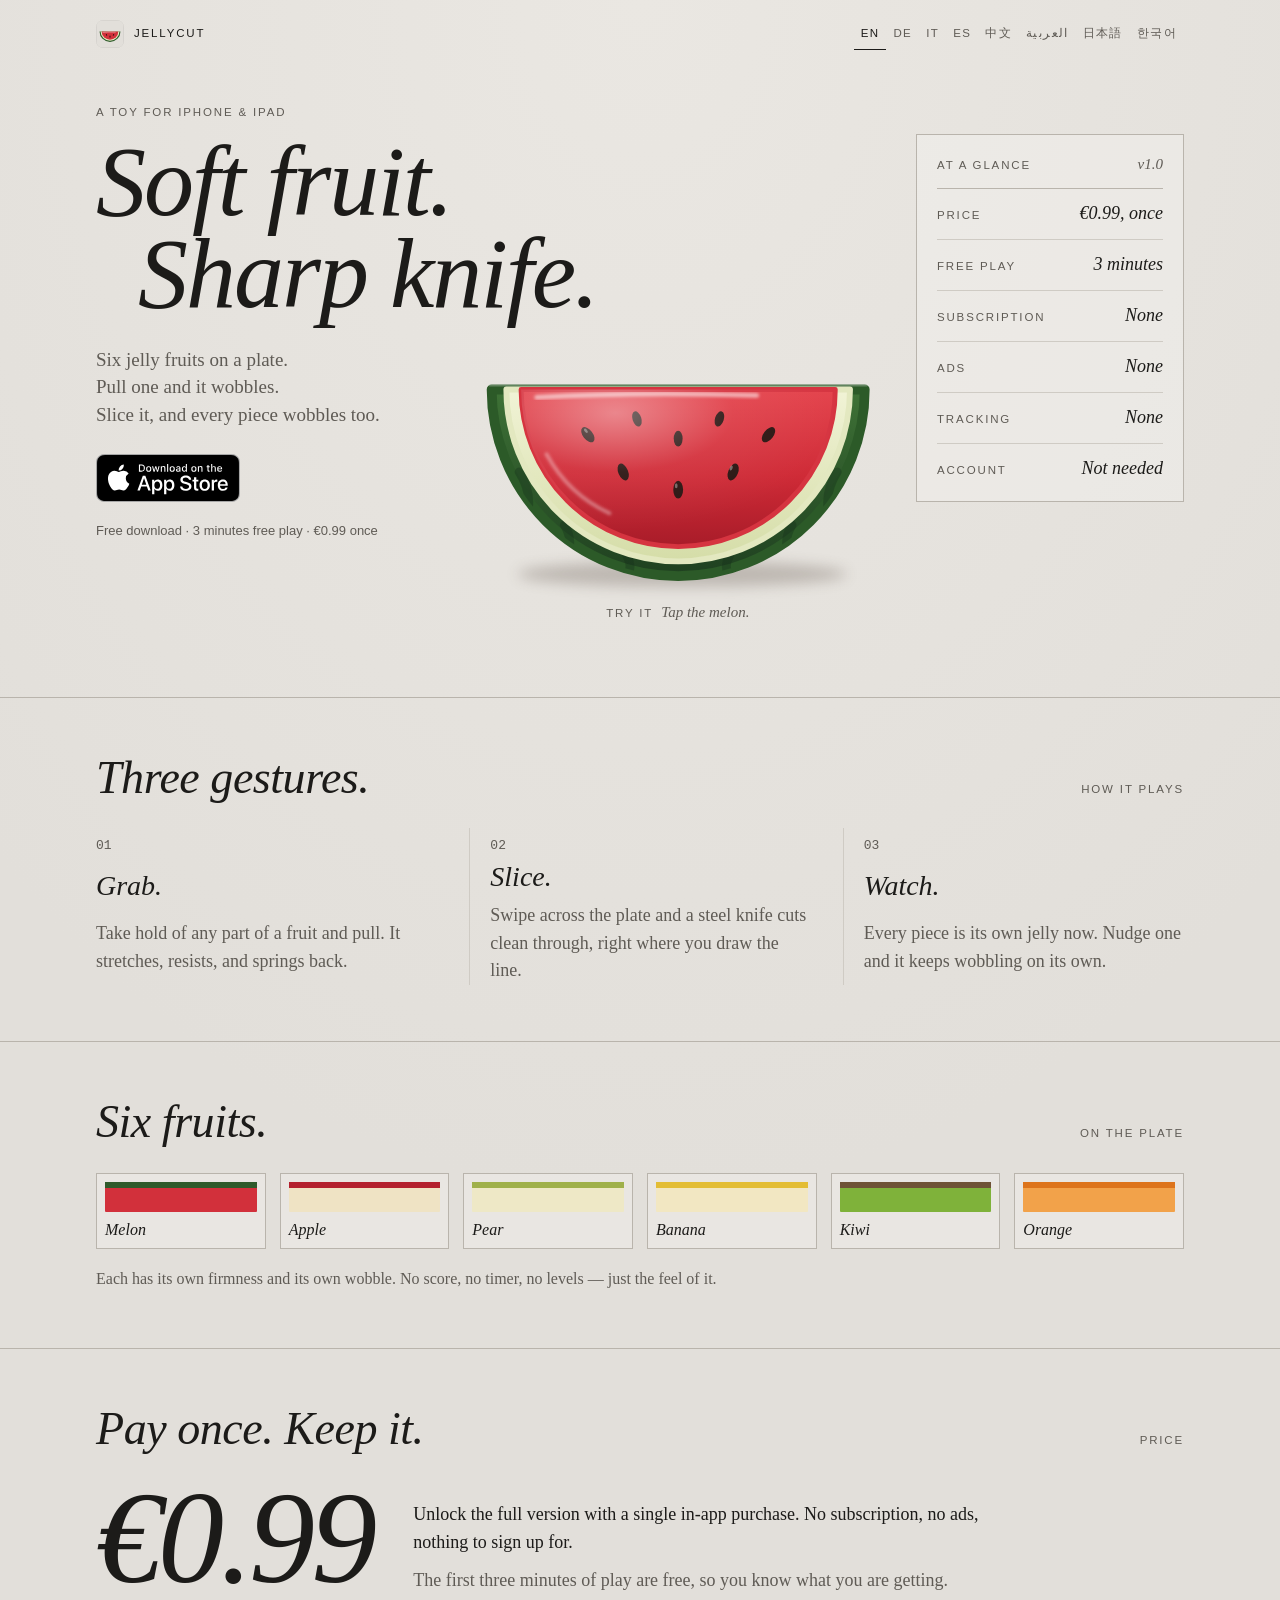
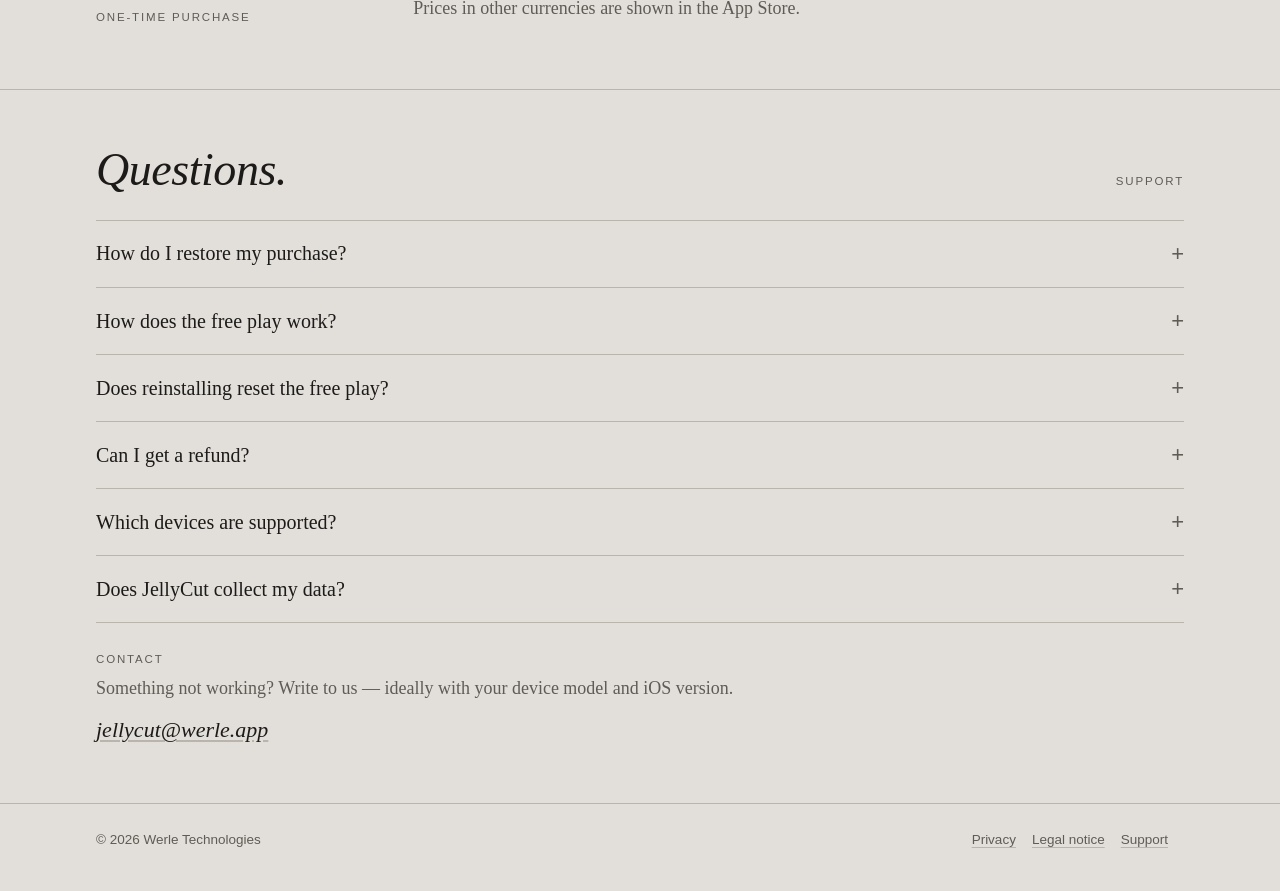
<file: index.html>
<!DOCTYPE html>
<html lang="en" data-root="">
<head>
<meta charset="utf-8">
<meta name="viewport" content="width=device-width, initial-scale=1">
<title>JellyCut — Wobbly jelly fruit for iPhone and iPad</title>
<meta name="description" content="Grab gummy-jelly fruit, pull it and watch it wobble. Slice it with a steel knife. Three minutes free, then €0.99 once. No ads, no tracking, no account.">
<meta name="theme-color" content="#E2DFDA">
<meta name="apple-itunes-app" content="app-id=6817272978">
<link rel="canonical" href="https://jellycut.werle.app/">
<link rel="alternate" hreflang="en" href="https://jellycut.werle.app/">
<link rel="alternate" hreflang="de" href="https://jellycut.werle.app/de/">
<link rel="alternate" hreflang="it" href="https://jellycut.werle.app/it/">
<link rel="alternate" hreflang="es" href="https://jellycut.werle.app/es/">
<link rel="alternate" hreflang="zh-Hans" href="https://jellycut.werle.app/zh/">
<link rel="alternate" hreflang="ar" href="https://jellycut.werle.app/ar/">
<link rel="alternate" hreflang="ja" href="https://jellycut.werle.app/ja/">
<link rel="alternate" hreflang="ko" href="https://jellycut.werle.app/ko/">
<link rel="alternate" hreflang="x-default" href="https://jellycut.werle.app/">
<meta property="og:title" content="JellyCut">
<meta property="og:description" content="Grab gummy-jelly fruit, pull it and watch it wobble. Slice it with a steel knife. Three minutes free, then €0.99 once. No ads, no tracking, no account.">
<meta property="og:type" content="website">
<meta property="og:url" content="https://jellycut.werle.app/">
<link rel="icon" href="assets/icon.svg" type="image/svg+xml">
<link rel="stylesheet" href="assets/style.css">
<script src="assets/config.js" defer></script>
<script src="assets/site.js" defer></script>
</head>
<body>
<a class="skip" href="#main">Skip to content</a>
<header class="wrap topbar">
  <a class="brand" href="./"><img class="js-app-icon" src="assets/icon.svg" alt="" width="28" height="28"><span class="label">JellyCut</span></a>
  <nav aria-label="Language">
   <ul class="langs">
    <li><a href="./" lang="en" hreflang="en" title="English" aria-current="page">EN</a></li>
    <li><a href="de/" lang="de" hreflang="de" title="Deutsch">DE</a></li>
    <li><a href="it/" lang="it" hreflang="it" title="Italiano">IT</a></li>
    <li><a href="es/" lang="es" hreflang="es" title="Español">ES</a></li>
    <li><a href="zh/" lang="zh-Hans" hreflang="zh-Hans" title="简体中文">中文</a></li>
    <li><a href="ar/" lang="ar" hreflang="ar" title="العربية">العربية</a></li>
    <li><a href="ja/" lang="ja" hreflang="ja" title="日本語">日本語</a></li>
    <li><a href="ko/" lang="ko" hreflang="ko" title="한국어">한국어</a></li>
   </ul>
  </nav>
</header>

<main id="main">
  <section class="wrap hero">
    <div class="hero-title">
      <p class="label">A toy for iPhone &amp; iPad</p>
      <h1 class="display"><span class="l1">Soft fruit.</span> <span class="l2">Sharp knife.</span></h1>
    </div>
    <div class="hero-copy">
      <p class="lede"><span>Six jelly fruits on a plate.</span><span>Pull one and it wobbles.</span><span>Slice it, and every piece wobbles too.</span></p>
      <span class="cta" id="store-cta" data-live-label="Download on the App Store"><svg viewBox="0 0 24 24" aria-hidden="true" focusable="false"><path fill="currentColor" d="M16.4 12.6c0-2.3 1.9-3.4 2-3.5-1.1-1.6-2.8-1.8-3.4-1.8-1.4-.1-2.8.9-3.5.9-.7 0-1.8-.9-3-.8-1.5 0-3 .9-3.8 2.3-1.6 2.8-.4 7 1.2 9.2.8 1.1 1.7 2.4 2.9 2.3 1.2 0 1.6-.7 3-.7s1.8.7 3 .7c1.3 0 2.1-1.1 2.8-2.3.9-1.3 1.3-2.5 1.3-2.6-.1 0-2.5-.9-2.5-3.7zM14.1 5.8c.6-.8 1.1-1.8 1-2.8-.9 0-2 .6-2.6 1.4-.6.7-1.1 1.7-1 2.7 1 .1 2-.5 2.6-1.3z"/></svg>Coming soon to the App Store</span>
      <span class="cta-note" id="store-note">Free download · 3 minutes free play · €0.99 once</span>
    </div>

    <figure class="specimen">
      <button type="button" id="jelly-btn" aria-label="A jelly melon slice. Tap to make it wobble.">
<svg viewBox="10 104 420 236" role="img" aria-hidden="true" focusable="false">
  <defs>
    <linearGradient id="flesh" x1="0" y1="0" x2="0" y2="1">
      <stop offset="0" stop-color="#E4434C"/><stop offset="0.55" stop-color="#CF2A36"/><stop offset="1" stop-color="#A81C29"/>
    </linearGradient>
    <linearGradient id="band" x1="0" y1="0" x2="0" y2="1">
      <stop offset="0" stop-color="#F1F3D6"/><stop offset="1" stop-color="#D5DDA8"/>
    </linearGradient>
    <linearGradient id="rind" x1="0" y1="0" x2="0" y2="1">
      <stop offset="0" stop-color="#3E7236"/><stop offset="1" stop-color="#1F4020"/>
    </linearGradient>
    <radialGradient id="sheen" cx="0.3" cy="0.15" r="0.75">
      <stop offset="0" stop-color="#fff" stop-opacity="0.38"/><stop offset="0.5" stop-color="#fff" stop-opacity="0.06"/><stop offset="1" stop-color="#fff" stop-opacity="0"/>
    </radialGradient>
    <filter id="soft" x="-20%" y="-50%" width="140%" height="200%"><feGaussianBlur stdDeviation="7"/></filter>
    <filter id="gloss" x="-10%" y="-50%" width="120%" height="200%"><feGaussianBlur stdDeviation="1.6"/></filter>
    <clipPath id="rindclip"><path d="M30 130 A190 190 0 0 0 410 130 Z"/></clipPath>
    <clipPath id="fleshclip"><path d="M60 130 A160 160 0 0 0 380 130 Z"/></clipPath>
  </defs>
  <ellipse class="shadow" cx="224" cy="318" rx="168" ry="13" fill="#4A3B30" opacity="0.26" filter="url(#soft)"/>
  <g class="jelly" id="jelly">
    <path d="M30 130 A190 190 0 0 0 410 130 Z" fill="url(#rind)" stroke="#2C5A28" stroke-width="10" stroke-linejoin="round"/>
    <g clip-path="url(#rindclip)" opacity="0.35" stroke="#16301A" stroke-width="9" fill="none" stroke-linecap="round">
      <path d="M58 214 q14 22 8 44"/><path d="M104 268 q10 16 2 34"/><path d="M168 300 q6 10 0 20"/>
      <path d="M272 300 q-6 10 0 20"/><path d="M336 268 q-10 16 -2 34"/><path d="M382 214 q-14 22 -8 44"/>
    </g>
    <path d="M45 130 A175 175 0 0 0 395 130 Z" fill="url(#band)" stroke="#E3E8C0" stroke-width="6" stroke-linejoin="round"/>
    <path d="M60 130 A160 160 0 0 0 380 130 Z" fill="url(#flesh)" stroke="#D63440" stroke-width="5" stroke-linejoin="round"/>
    <g clip-path="url(#fleshclip)" fill="#2A1411">
      <ellipse cx="128" cy="176" rx="5" ry="9" transform="rotate(-38 128 176)"/>
      <ellipse cx="164" cy="214" rx="5" ry="9" transform="rotate(-22 164 214)"/>
      <ellipse cx="220" cy="232" rx="5" ry="9"/>
      <ellipse cx="276" cy="214" rx="5" ry="9" transform="rotate(22 276 214)"/>
      <ellipse cx="312" cy="176" rx="5" ry="9" transform="rotate(38 312 176)"/>
      <ellipse cx="178" cy="160" rx="4.5" ry="8" transform="rotate(-18 178 160)"/>
      <ellipse cx="262" cy="160" rx="4.5" ry="8" transform="rotate(18 262 160)"/>
      <ellipse cx="220" cy="180" rx="4.5" ry="8"/>
      <g fill="#fff" opacity="0.35">
        <ellipse cx="126" cy="172" rx="1.4" ry="2.6" transform="rotate(-38 126 172)"/>
        <ellipse cx="218" cy="228" rx="1.4" ry="2.6"/><ellipse cx="274" cy="210" rx="1.4" ry="2.6" transform="rotate(22 274 210)"/>
      </g>
    </g>
    <path d="M60 130 A160 160 0 0 0 380 130 Z" fill="url(#sheen)"/>
    <path d="M76 138 Q180 132 300 136" stroke="#fff" stroke-opacity="0.55" stroke-width="5" stroke-linecap="round" fill="none" filter="url(#gloss)"/>
    <path d="M86 196 A140 140 0 0 0 150 256" stroke="#fff" stroke-opacity="0.35" stroke-width="4" stroke-linecap="round" fill="none" filter="url(#gloss)"/>
    <path d="M28 126 L412 126" stroke="#fff" stroke-opacity="0.25" stroke-width="2" stroke-linecap="round"/>
  </g>
</svg>
      </button>
      <figcaption class="specimen-caption"><span class="label">Try it</span>Tap the melon.</figcaption>
    </figure>

    <aside class="panel" aria-labelledby="glance">
      <div class="panel-head"><span class="label" id="glance">At a glance</span><em>v1.0</em></div>
      <dl class="facts">
        <div><dt class="label">Price</dt><dd>€0.99, once</dd></div>
        <div><dt class="label">Free play</dt><dd>3 minutes</dd></div>
        <div><dt class="label">Subscription</dt><dd>None</dd></div>
        <div><dt class="label">Ads</dt><dd>None</dd></div>
        <div><dt class="label">Tracking</dt><dd>None</dd></div>
        <div><dt class="label">Account</dt><dd>Not needed</dd></div>
      </dl>
    </aside>
  </section>

  <section class="section" aria-labelledby="how">
   <div class="wrap">
    <div class="section-head"><h2 id="how">Three gestures.</h2><span class="label">How it plays</span></div>
    <ol class="steps">
      <li><span class="num">01</span><h3>Grab.</h3><p>Take hold of any part of a fruit and pull. It stretches, resists, and springs back.</p></li>
      <li><span class="num">02</span><h3>Slice.</h3><p>Swipe across the plate and a steel knife cuts clean through, right where you draw the line.</p></li>
      <li><span class="num">03</span><h3>Watch.</h3><p>Every piece is its own jelly now. Nudge one and it keeps wobbling on its own.</p></li>
    </ol>
   </div>
  </section>

  <section class="section" aria-labelledby="fruit">
   <div class="wrap">
    <div class="section-head"><h2 id="fruit">Six fruits.</h2><span class="label">On the plate</span></div>
    <ul class="fruits">
      <li><span class="swatch" style="--top:#2F5A2B;background:#D2303B" aria-hidden="true"></span><span class="name">Melon</span></li>
      <li><span class="swatch" style="--top:#B3202E;background:#EFE3C4" aria-hidden="true"></span><span class="name">Apple</span></li>
      <li><span class="swatch" style="--top:#9FB04A;background:#EEE8C6" aria-hidden="true"></span><span class="name">Pear</span></li>
      <li><span class="swatch" style="--top:#E3BD35;background:#F2E7C2" aria-hidden="true"></span><span class="name">Banana</span></li>
      <li><span class="swatch" style="--top:#6E5236;background:#7FB23A" aria-hidden="true"></span><span class="name">Kiwi</span></li>
      <li><span class="swatch" style="--top:#DD741C;background:#F2A24A" aria-hidden="true"></span><span class="name">Orange</span></li>
    </ul>
    <p class="fruits-note">Each has its own firmness and its own wobble. No score, no timer, no levels — just the feel of it.</p>
   </div>
  </section>

  <section class="section" id="screens" aria-labelledby="screens-h" hidden>
   <div class="wrap">
    <div class="section-head"><h2 id="screens-h">In the app.</h2><span class="label">Screens</span></div>
    <ul class="gallery">
        <li><img data-src="assets/shot-01.png" alt="JellyCut screenshot 1" width="1179" height="2556" loading="lazy"></li>
        <li><img data-src="assets/shot-02.png" alt="JellyCut screenshot 2" width="1179" height="2556" loading="lazy"></li>
        <li><img data-src="assets/shot-03.png" alt="JellyCut screenshot 3" width="1179" height="2556" loading="lazy"></li>
        <li><img data-src="assets/shot-04.png" alt="JellyCut screenshot 4" width="1179" height="2556" loading="lazy"></li>
        <li><img data-src="assets/shot-05.png" alt="JellyCut screenshot 5" width="1179" height="2556" loading="lazy"></li>
    </ul>
   </div>
  </section>

  <section class="section" aria-labelledby="price">
   <div class="wrap">
    <div class="section-head"><h2 id="price">Pay once. Keep it.</h2><span class="label">Price</span></div>
    <div class="price">
      <p class="price-figure">€0.99<small>one-time purchase</small></p>
      <div>
        <p>Unlock the full version with a single in-app purchase. No subscription, no ads, nothing to sign up for.</p>
        <p class="muted">The first three minutes of play are free, so you know what you are getting. Prices in other currencies are shown in the App Store.</p>
      </div>
    </div>
   </div>
  </section>

  <section class="section" id="support" aria-labelledby="support-h">
   <div class="wrap">
    <div class="section-head"><h2 id="support-h">Questions.</h2><span class="label">Support</span></div>
    <div class="faq">
      <details><summary>How do I restore my purchase?</summary><div class="answer"><p>Open the full-version screen in JellyCut and tap “Restore Purchases”. Use the same Apple Account you bought it with. It works the same way on your other iPhones and iPads signed in with that account.</p></div></details>
      <details><summary>How does the free play work?</summary><div class="answer"><p>You get three minutes of active play. The clock only runs while you are touching the fruit — not while the app sits open in the background. After that, a one-time purchase lets you keep playing without limits.</p></div></details>
      <details><summary>Does reinstalling reset the free play?</summary><div class="answer"><p>No. The time you have used is stored in your device’s keychain, so it survives reinstalling. It never leaves your device.</p></div></details>
      <details><summary>Can I get a refund?</summary><div class="answer"><p>Purchases are handled by Apple, and so are refunds. Request one at <bdi><a href="https://reportaproblem.apple.com" rel="noopener">reportaproblem.apple.com</a></bdi>. We never see your payment and cannot issue refunds ourselves.</p></div></details>
      <details><summary>Which devices are supported?</summary><div class="answer"><p>iPhone and iPad with iOS 17 or later.</p></div></details>
      <details><summary>Does JellyCut collect my data?</summary><div class="answer"><p>No account, no ads, no tracking. Anonymous crash reports and the purchase check are the only things that leave your device. Details are in the <a href="privacy.html">privacy policy</a>.</p></div></details>
    </div>
    <div class="contact">
      <span class="label">Contact</span>
      <p style="margin:0" class="muted">Something not working? Write to us — ideally with your device model and iOS version.</p>
      <p class="mail"><a href="mailto:jellycut@werle.app" dir="ltr">jellycut@werle.app</a></p>
    </div>
   </div>
  </section>
</main>

<footer class="footer">
  <div class="wrap row">
    <span dir="ltr">© 2026 Werle Technologies</span>
    <nav aria-label="Legal">
      <a href="privacy.html">Privacy</a><a href="impressum.html">Legal notice</a><a href="#support">Support</a>
    </nav>
  </div>
</footer>
</body>
</html>
</file>
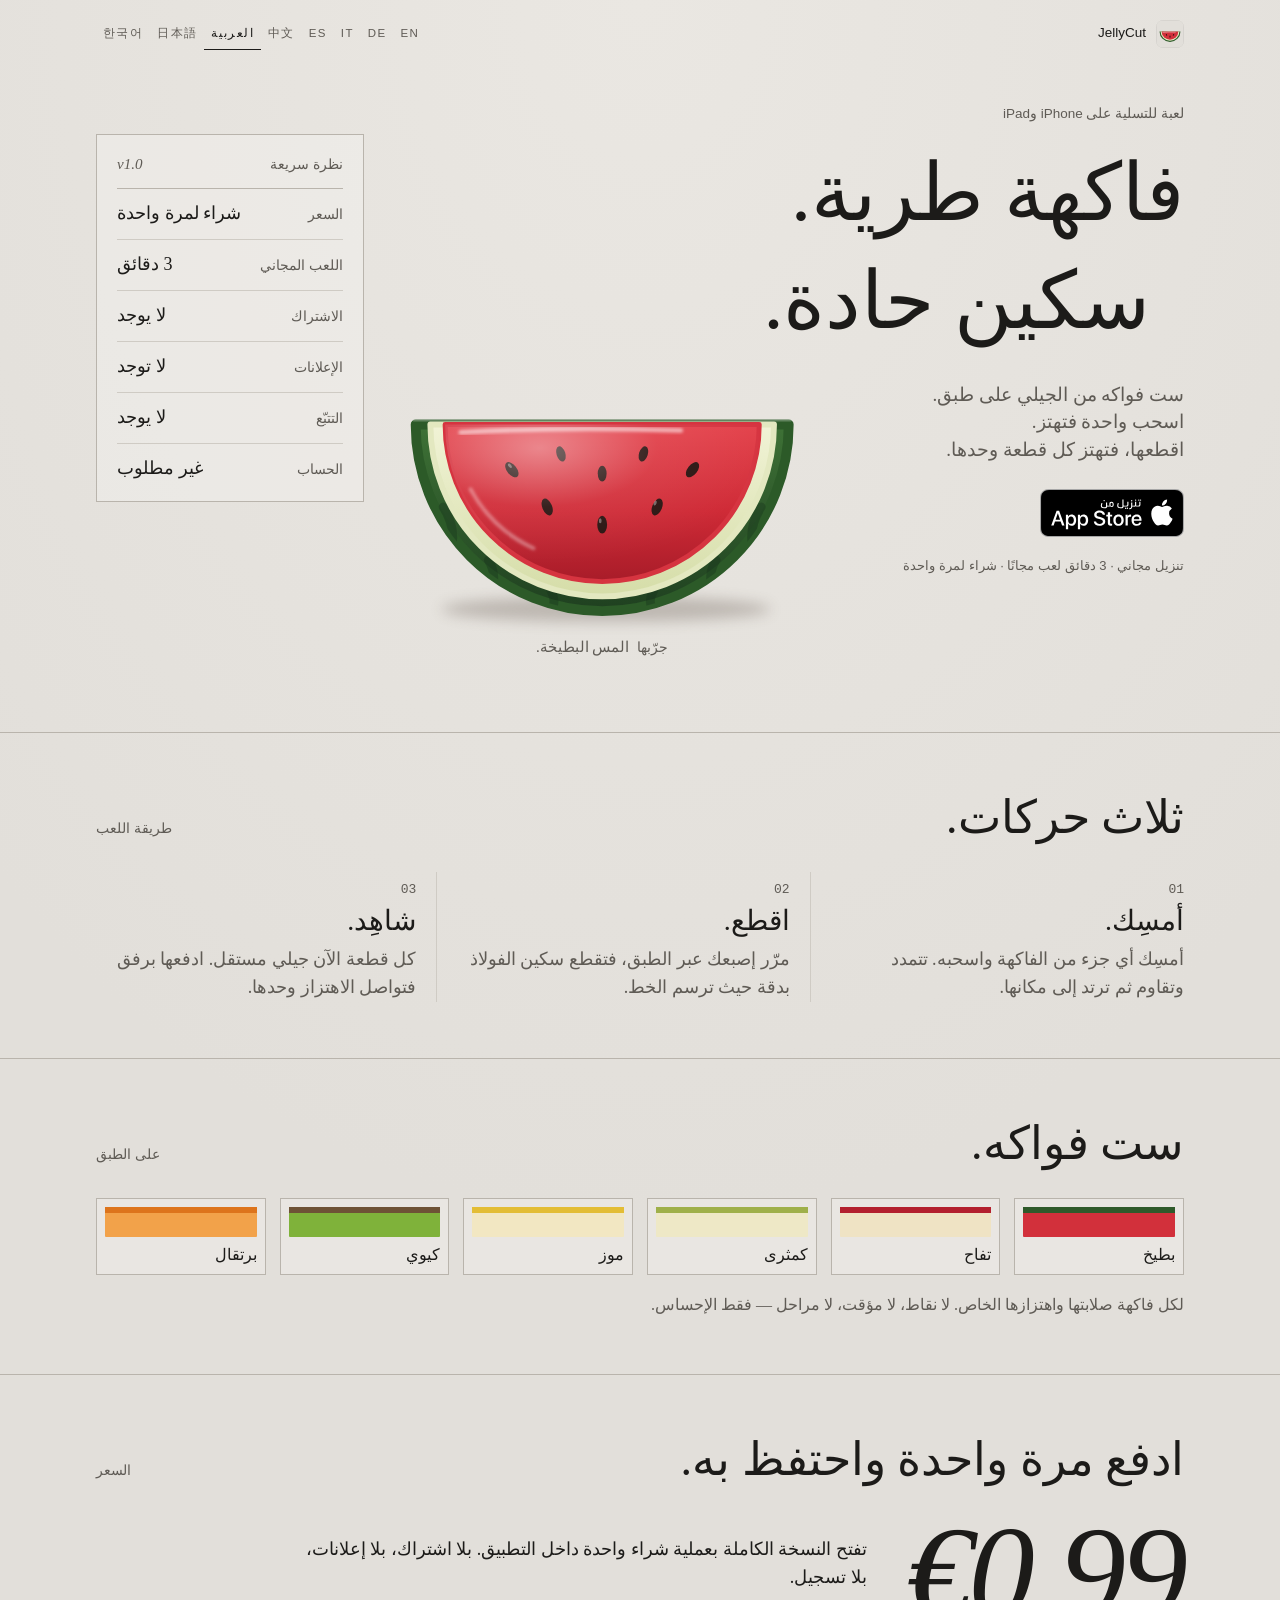
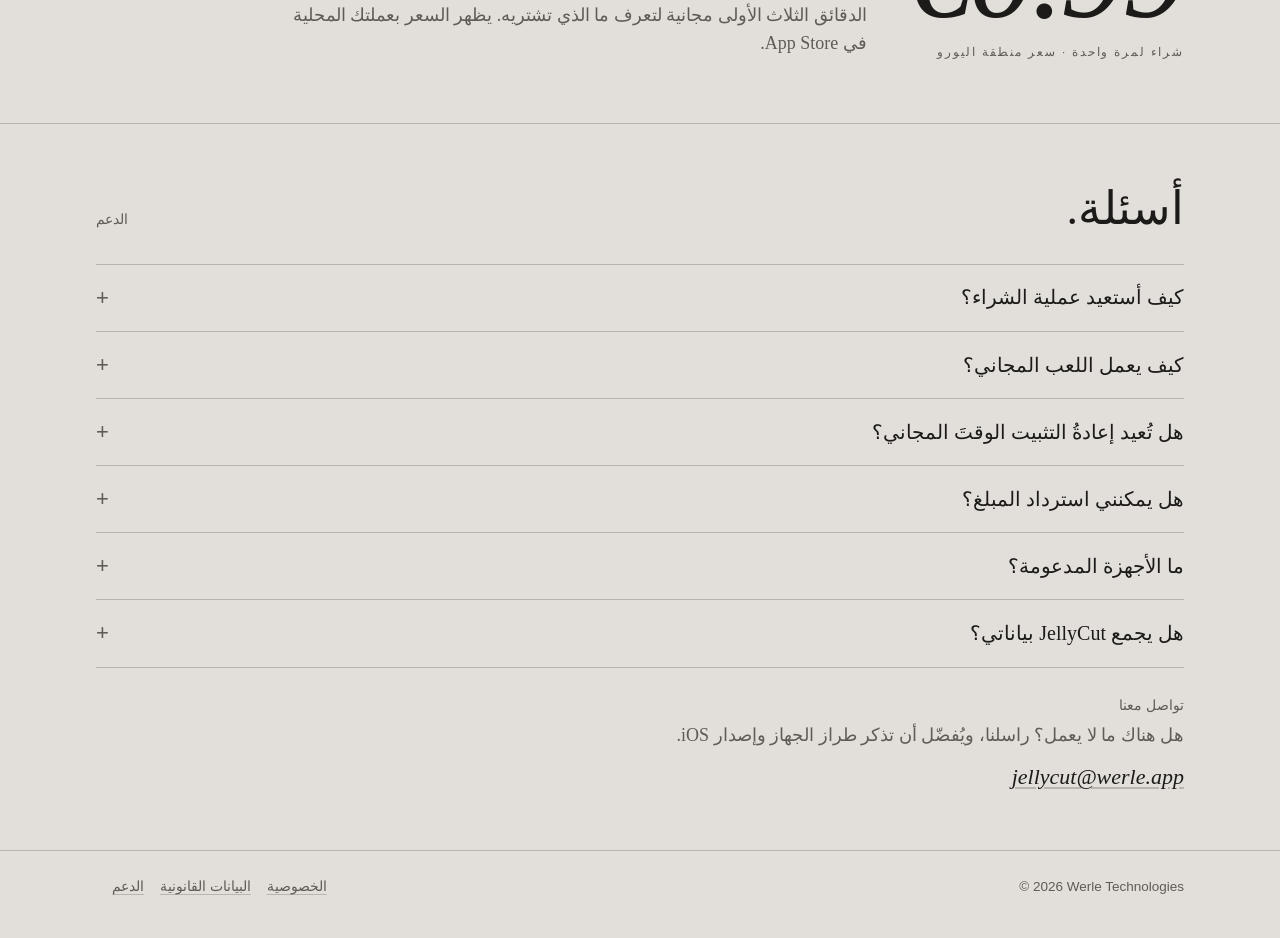
<file: ar/index.html>
<!DOCTYPE html>
<html lang="ar" dir="rtl" data-root="../">
<head>
<meta charset="utf-8">
<meta name="viewport" content="width=device-width, initial-scale=1">
<title>JellyCut — فواكه من الجيلي تهتز، لـ iPhone وiPad</title>
<meta name="description" content="أمسِك فواكه الجيلي الطرية، اسحبها وشاهدها تهتز، ثم اقطعها بسكين من الفولاذ. ثلاث دقائق مجانًا، ثم شراء لمرة واحدة. بلا إعلانات، بلا تتبّع، بلا حساب.">
<meta name="theme-color" content="#E2DFDA">
<meta name="apple-itunes-app" content="app-id=6817272978">
<link rel="canonical" href="https://jellycut.werle.app/ar/">
<link rel="alternate" hreflang="en" href="https://jellycut.werle.app/">
<link rel="alternate" hreflang="de" href="https://jellycut.werle.app/de/">
<link rel="alternate" hreflang="it" href="https://jellycut.werle.app/it/">
<link rel="alternate" hreflang="es" href="https://jellycut.werle.app/es/">
<link rel="alternate" hreflang="zh-Hans" href="https://jellycut.werle.app/zh/">
<link rel="alternate" hreflang="ar" href="https://jellycut.werle.app/ar/">
<link rel="alternate" hreflang="ja" href="https://jellycut.werle.app/ja/">
<link rel="alternate" hreflang="ko" href="https://jellycut.werle.app/ko/">
<link rel="alternate" hreflang="x-default" href="https://jellycut.werle.app/">
<meta property="og:title" content="JellyCut">
<meta property="og:description" content="أمسِك فواكه الجيلي الطرية، اسحبها وشاهدها تهتز، ثم اقطعها بسكين من الفولاذ. ثلاث دقائق مجانًا، ثم شراء لمرة واحدة. بلا إعلانات، بلا تتبّع، بلا حساب.">
<meta property="og:type" content="website">
<meta property="og:url" content="https://jellycut.werle.app/ar/">
<link rel="icon" href="../assets/icon.svg" type="image/svg+xml">
<link rel="stylesheet" href="../assets/style.css">
<script src="../assets/config.js" defer></script>
<script src="../assets/site.js" defer></script>
</head>
<body>
<a class="skip" href="#main">انتقل إلى المحتوى</a>
<header class="wrap topbar">
  <a class="brand" href="./"><img class="js-app-icon" src="../assets/icon.svg" alt="" width="28" height="28"><span class="label">JellyCut</span></a>
  <nav aria-label="اللغة">
   <ul class="langs">
    <li><a href="../" lang="en" hreflang="en" title="English">EN</a></li>
    <li><a href="../de/" lang="de" hreflang="de" title="Deutsch">DE</a></li>
    <li><a href="../it/" lang="it" hreflang="it" title="Italiano">IT</a></li>
    <li><a href="../es/" lang="es" hreflang="es" title="Español">ES</a></li>
    <li><a href="../zh/" lang="zh-Hans" hreflang="zh-Hans" title="简体中文">中文</a></li>
    <li><a href="./" lang="ar" hreflang="ar" title="العربية" aria-current="page">العربية</a></li>
    <li><a href="../ja/" lang="ja" hreflang="ja" title="日本語">日本語</a></li>
    <li><a href="../ko/" lang="ko" hreflang="ko" title="한국어">한국어</a></li>
   </ul>
  </nav>
</header>

<main id="main">
  <section class="wrap hero">
    <div class="hero-title">
      <p class="label">لعبة للتسلية على iPhone وiPad</p>
      <h1 class="display"><span class="l1">فاكهة طرية.</span> <span class="l2">سكين حادة.</span></h1>
    </div>
    <div class="hero-copy">
      <p class="lede"><span>ست فواكه من الجيلي على طبق.</span><span>اسحب واحدة فتهتز.</span><span>اقطعها، فتهتز كل قطعة وحدها.</span></p>
      <span class="cta" id="store-cta" data-live-label="حمّله من App Store"><svg viewBox="0 0 24 24" aria-hidden="true" focusable="false"><path fill="currentColor" d="M16.4 12.6c0-2.3 1.9-3.4 2-3.5-1.1-1.6-2.8-1.8-3.4-1.8-1.4-.1-2.8.9-3.5.9-.7 0-1.8-.9-3-.8-1.5 0-3 .9-3.8 2.3-1.6 2.8-.4 7 1.2 9.2.8 1.1 1.7 2.4 2.9 2.3 1.2 0 1.6-.7 3-.7s1.8.7 3 .7c1.3 0 2.1-1.1 2.8-2.3.9-1.3 1.3-2.5 1.3-2.6-.1 0-2.5-.9-2.5-3.7zM14.1 5.8c.6-.8 1.1-1.8 1-2.8-.9 0-2 .6-2.6 1.4-.6.7-1.1 1.7-1 2.7 1 .1 2-.5 2.6-1.3z"/></svg>قريبًا على App Store</span>
      <span class="cta-note" id="store-note">تنزيل مجاني · 3 دقائق لعب مجانًا · شراء لمرة واحدة</span>
    </div>

    <figure class="specimen">
      <button type="button" id="jelly-btn" aria-label="شريحة بطيخ من الجيلي. المسها لتهتز.">
<svg viewBox="10 104 420 236" role="img" aria-hidden="true" focusable="false">
  <defs>
    <linearGradient id="flesh" x1="0" y1="0" x2="0" y2="1">
      <stop offset="0" stop-color="#E4434C"/><stop offset="0.55" stop-color="#CF2A36"/><stop offset="1" stop-color="#A81C29"/>
    </linearGradient>
    <linearGradient id="band" x1="0" y1="0" x2="0" y2="1">
      <stop offset="0" stop-color="#F1F3D6"/><stop offset="1" stop-color="#D5DDA8"/>
    </linearGradient>
    <linearGradient id="rind" x1="0" y1="0" x2="0" y2="1">
      <stop offset="0" stop-color="#3E7236"/><stop offset="1" stop-color="#1F4020"/>
    </linearGradient>
    <radialGradient id="sheen" cx="0.3" cy="0.15" r="0.75">
      <stop offset="0" stop-color="#fff" stop-opacity="0.38"/><stop offset="0.5" stop-color="#fff" stop-opacity="0.06"/><stop offset="1" stop-color="#fff" stop-opacity="0"/>
    </radialGradient>
    <filter id="soft" x="-20%" y="-50%" width="140%" height="200%"><feGaussianBlur stdDeviation="7"/></filter>
    <filter id="gloss" x="-10%" y="-50%" width="120%" height="200%"><feGaussianBlur stdDeviation="1.6"/></filter>
    <clipPath id="rindclip"><path d="M30 130 A190 190 0 0 0 410 130 Z"/></clipPath>
    <clipPath id="fleshclip"><path d="M60 130 A160 160 0 0 0 380 130 Z"/></clipPath>
  </defs>
  <ellipse class="shadow" cx="224" cy="318" rx="168" ry="13" fill="#4A3B30" opacity="0.26" filter="url(#soft)"/>
  <g class="jelly" id="jelly">
    <path d="M30 130 A190 190 0 0 0 410 130 Z" fill="url(#rind)" stroke="#2C5A28" stroke-width="10" stroke-linejoin="round"/>
    <g clip-path="url(#rindclip)" opacity="0.35" stroke="#16301A" stroke-width="9" fill="none" stroke-linecap="round">
      <path d="M58 214 q14 22 8 44"/><path d="M104 268 q10 16 2 34"/><path d="M168 300 q6 10 0 20"/>
      <path d="M272 300 q-6 10 0 20"/><path d="M336 268 q-10 16 -2 34"/><path d="M382 214 q-14 22 -8 44"/>
    </g>
    <path d="M45 130 A175 175 0 0 0 395 130 Z" fill="url(#band)" stroke="#E3E8C0" stroke-width="6" stroke-linejoin="round"/>
    <path d="M60 130 A160 160 0 0 0 380 130 Z" fill="url(#flesh)" stroke="#D63440" stroke-width="5" stroke-linejoin="round"/>
    <g clip-path="url(#fleshclip)" fill="#2A1411">
      <ellipse cx="128" cy="176" rx="5" ry="9" transform="rotate(-38 128 176)"/>
      <ellipse cx="164" cy="214" rx="5" ry="9" transform="rotate(-22 164 214)"/>
      <ellipse cx="220" cy="232" rx="5" ry="9"/>
      <ellipse cx="276" cy="214" rx="5" ry="9" transform="rotate(22 276 214)"/>
      <ellipse cx="312" cy="176" rx="5" ry="9" transform="rotate(38 312 176)"/>
      <ellipse cx="178" cy="160" rx="4.5" ry="8" transform="rotate(-18 178 160)"/>
      <ellipse cx="262" cy="160" rx="4.5" ry="8" transform="rotate(18 262 160)"/>
      <ellipse cx="220" cy="180" rx="4.5" ry="8"/>
      <g fill="#fff" opacity="0.35">
        <ellipse cx="126" cy="172" rx="1.4" ry="2.6" transform="rotate(-38 126 172)"/>
        <ellipse cx="218" cy="228" rx="1.4" ry="2.6"/><ellipse cx="274" cy="210" rx="1.4" ry="2.6" transform="rotate(22 274 210)"/>
      </g>
    </g>
    <path d="M60 130 A160 160 0 0 0 380 130 Z" fill="url(#sheen)"/>
    <path d="M76 138 Q180 132 300 136" stroke="#fff" stroke-opacity="0.55" stroke-width="5" stroke-linecap="round" fill="none" filter="url(#gloss)"/>
    <path d="M86 196 A140 140 0 0 0 150 256" stroke="#fff" stroke-opacity="0.35" stroke-width="4" stroke-linecap="round" fill="none" filter="url(#gloss)"/>
    <path d="M28 126 L412 126" stroke="#fff" stroke-opacity="0.25" stroke-width="2" stroke-linecap="round"/>
  </g>
</svg>
      </button>
      <figcaption class="specimen-caption"><span class="label">جرّبها</span>المس البطيخة.</figcaption>
    </figure>

    <aside class="panel" aria-labelledby="glance">
      <div class="panel-head"><span class="label" id="glance">نظرة سريعة</span><em>v1.0</em></div>
      <dl class="facts">
        <div><dt class="label">السعر</dt><dd>شراء لمرة واحدة</dd></div>
        <div><dt class="label">اللعب المجاني</dt><dd>3 دقائق</dd></div>
        <div><dt class="label">الاشتراك</dt><dd>لا يوجد</dd></div>
        <div><dt class="label">الإعلانات</dt><dd>لا توجد</dd></div>
        <div><dt class="label">التتبّع</dt><dd>لا يوجد</dd></div>
        <div><dt class="label">الحساب</dt><dd>غير مطلوب</dd></div>
      </dl>
    </aside>
  </section>

  <section class="section" aria-labelledby="how">
   <div class="wrap">
    <div class="section-head"><h2 id="how">ثلاث حركات.</h2><span class="label">طريقة اللعب</span></div>
    <ol class="steps">
      <li><span class="num">01</span><h3>أمسِك.</h3><p>أمسِك أي جزء من الفاكهة واسحبه. تتمدد وتقاوم ثم ترتد إلى مكانها.</p></li>
      <li><span class="num">02</span><h3>اقطع.</h3><p>مرّر إصبعك عبر الطبق، فتقطع سكين الفولاذ بدقة حيث ترسم الخط.</p></li>
      <li><span class="num">03</span><h3>شاهِد.</h3><p>كل قطعة الآن جيلي مستقل. ادفعها برفق فتواصل الاهتزاز وحدها.</p></li>
    </ol>
   </div>
  </section>

  <section class="section" aria-labelledby="fruit">
   <div class="wrap">
    <div class="section-head"><h2 id="fruit">ست فواكه.</h2><span class="label">على الطبق</span></div>
    <ul class="fruits">
      <li><span class="swatch" style="--top:#2F5A2B;background:#D2303B" aria-hidden="true"></span><span class="name">بطيخ</span></li>
      <li><span class="swatch" style="--top:#B3202E;background:#EFE3C4" aria-hidden="true"></span><span class="name">تفاح</span></li>
      <li><span class="swatch" style="--top:#9FB04A;background:#EEE8C6" aria-hidden="true"></span><span class="name">كمثرى</span></li>
      <li><span class="swatch" style="--top:#E3BD35;background:#F2E7C2" aria-hidden="true"></span><span class="name">موز</span></li>
      <li><span class="swatch" style="--top:#6E5236;background:#7FB23A" aria-hidden="true"></span><span class="name">كيوي</span></li>
      <li><span class="swatch" style="--top:#DD741C;background:#F2A24A" aria-hidden="true"></span><span class="name">برتقال</span></li>
    </ul>
    <p class="fruits-note">لكل فاكهة صلابتها واهتزازها الخاص. لا نقاط، لا مؤقت، لا مراحل — فقط الإحساس.</p>
   </div>
  </section>

  <section class="section" id="screens" aria-labelledby="screens-h" hidden>
   <div class="wrap">
    <div class="section-head"><h2 id="screens-h">داخل التطبيق.</h2><span class="label">لقطات</span></div>
    <ul class="gallery">
        <li><img data-src="../assets/shot-01.png" alt="لقطة شاشة من JellyCut رقم 1" width="1179" height="2556" loading="lazy"></li>
        <li><img data-src="../assets/shot-02.png" alt="لقطة شاشة من JellyCut رقم 2" width="1179" height="2556" loading="lazy"></li>
        <li><img data-src="../assets/shot-03.png" alt="لقطة شاشة من JellyCut رقم 3" width="1179" height="2556" loading="lazy"></li>
        <li><img data-src="../assets/shot-04.png" alt="لقطة شاشة من JellyCut رقم 4" width="1179" height="2556" loading="lazy"></li>
        <li><img data-src="../assets/shot-05.png" alt="لقطة شاشة من JellyCut رقم 5" width="1179" height="2556" loading="lazy"></li>
    </ul>
   </div>
  </section>

  <section class="section" aria-labelledby="price">
   <div class="wrap">
    <div class="section-head"><h2 id="price">ادفع مرة واحدة واحتفظ به.</h2><span class="label">السعر</span></div>
    <div class="price">
      <p class="price-figure">€0.99<small>شراء لمرة واحدة · سعر منطقة اليورو</small></p>
      <div>
        <p>تفتح النسخة الكاملة بعملية شراء واحدة داخل التطبيق. بلا اشتراك، بلا إعلانات، بلا تسجيل.</p>
        <p class="muted">الدقائق الثلاث الأولى مجانية لتعرف ما الذي تشتريه. يظهر السعر بعملتك المحلية في App Store.</p>
      </div>
    </div>
   </div>
  </section>

  <section class="section" id="support" aria-labelledby="support-h">
   <div class="wrap">
    <div class="section-head"><h2 id="support-h">أسئلة.</h2><span class="label">الدعم</span></div>
    <div class="faq">
      <details><summary>كيف أستعيد عملية الشراء؟</summary><div class="answer"><p>افتح شاشة النسخة الكاملة في JellyCut واضغط على «استعادة المشتريات». استخدم حساب Apple نفسه الذي اشتريت به. تعمل الطريقة نفسها على أجهزة iPhone وiPad الأخرى المسجّلة بهذا الحساب.</p></div></details>
      <details><summary>كيف يعمل اللعب المجاني؟</summary><div class="answer"><p>لديك ثلاث دقائق من اللعب الفعلي. لا يُحتسب الوقت إلا أثناء لمسك للفاكهة، وليس عندما يكون التطبيق مفتوحًا في الخلفية. بعد ذلك، تواصل اللعب بلا حدود بعملية شراء واحدة.</p></div></details>
      <details><summary>هل تُعيد إعادةُ التثبيت الوقتَ المجاني؟</summary><div class="answer"><p>لا. يُحفظ الوقت المستخدم في سلسلة المفاتيح على جهازك، لذا يبقى حتى بعد إعادة التثبيت. ولا يغادر جهازك أبدًا.</p></div></details>
      <details><summary>هل يمكنني استرداد المبلغ؟</summary><div class="answer"><p>تتولى Apple عمليات الشراء، وبالتالي عمليات الاسترداد أيضًا. اطلب الاسترداد عبر <bdi><a href="https://reportaproblem.apple.com" rel="noopener">reportaproblem.apple.com</a></bdi>. نحن لا نرى بيانات الدفع ولا يمكننا رد المبلغ بأنفسنا.</p></div></details>
      <details><summary>ما الأجهزة المدعومة؟</summary><div class="answer"><p>iPhone وiPad بنظام iOS 17 أو أحدث.</p></div></details>
      <details><summary>هل يجمع JellyCut بياناتي؟</summary><div class="answer"><p>بلا حساب، بلا إعلانات، بلا تتبّع. لا يغادر جهازك سوى تقارير أعطال مجهولة الهوية والتحقق من الشراء. التفاصيل في <a href="../privacy.html" hreflang="en">سياسة الخصوصية</a> (بالإنجليزية).</p></div></details>
    </div>
    <div class="contact">
      <span class="label">تواصل معنا</span>
      <p style="margin:0" class="muted">هل هناك ما لا يعمل؟ راسلنا، ويُفضّل أن تذكر طراز الجهاز وإصدار iOS.</p>
      <p class="mail"><a href="mailto:jellycut@werle.app" dir="ltr">jellycut@werle.app</a></p>
    </div>
   </div>
  </section>
</main>

<footer class="footer">
  <div class="wrap row">
    <span dir="ltr">© 2026 Werle Technologies</span>
    <nav aria-label="Legal">
      <a href="../privacy.html" hreflang="en">الخصوصية</a><a href="../impressum.html" hreflang="en">البيانات القانونية</a><a href="#support">الدعم</a>
    </nav>
  </div>
</footer>
</body>
</html>
</file>
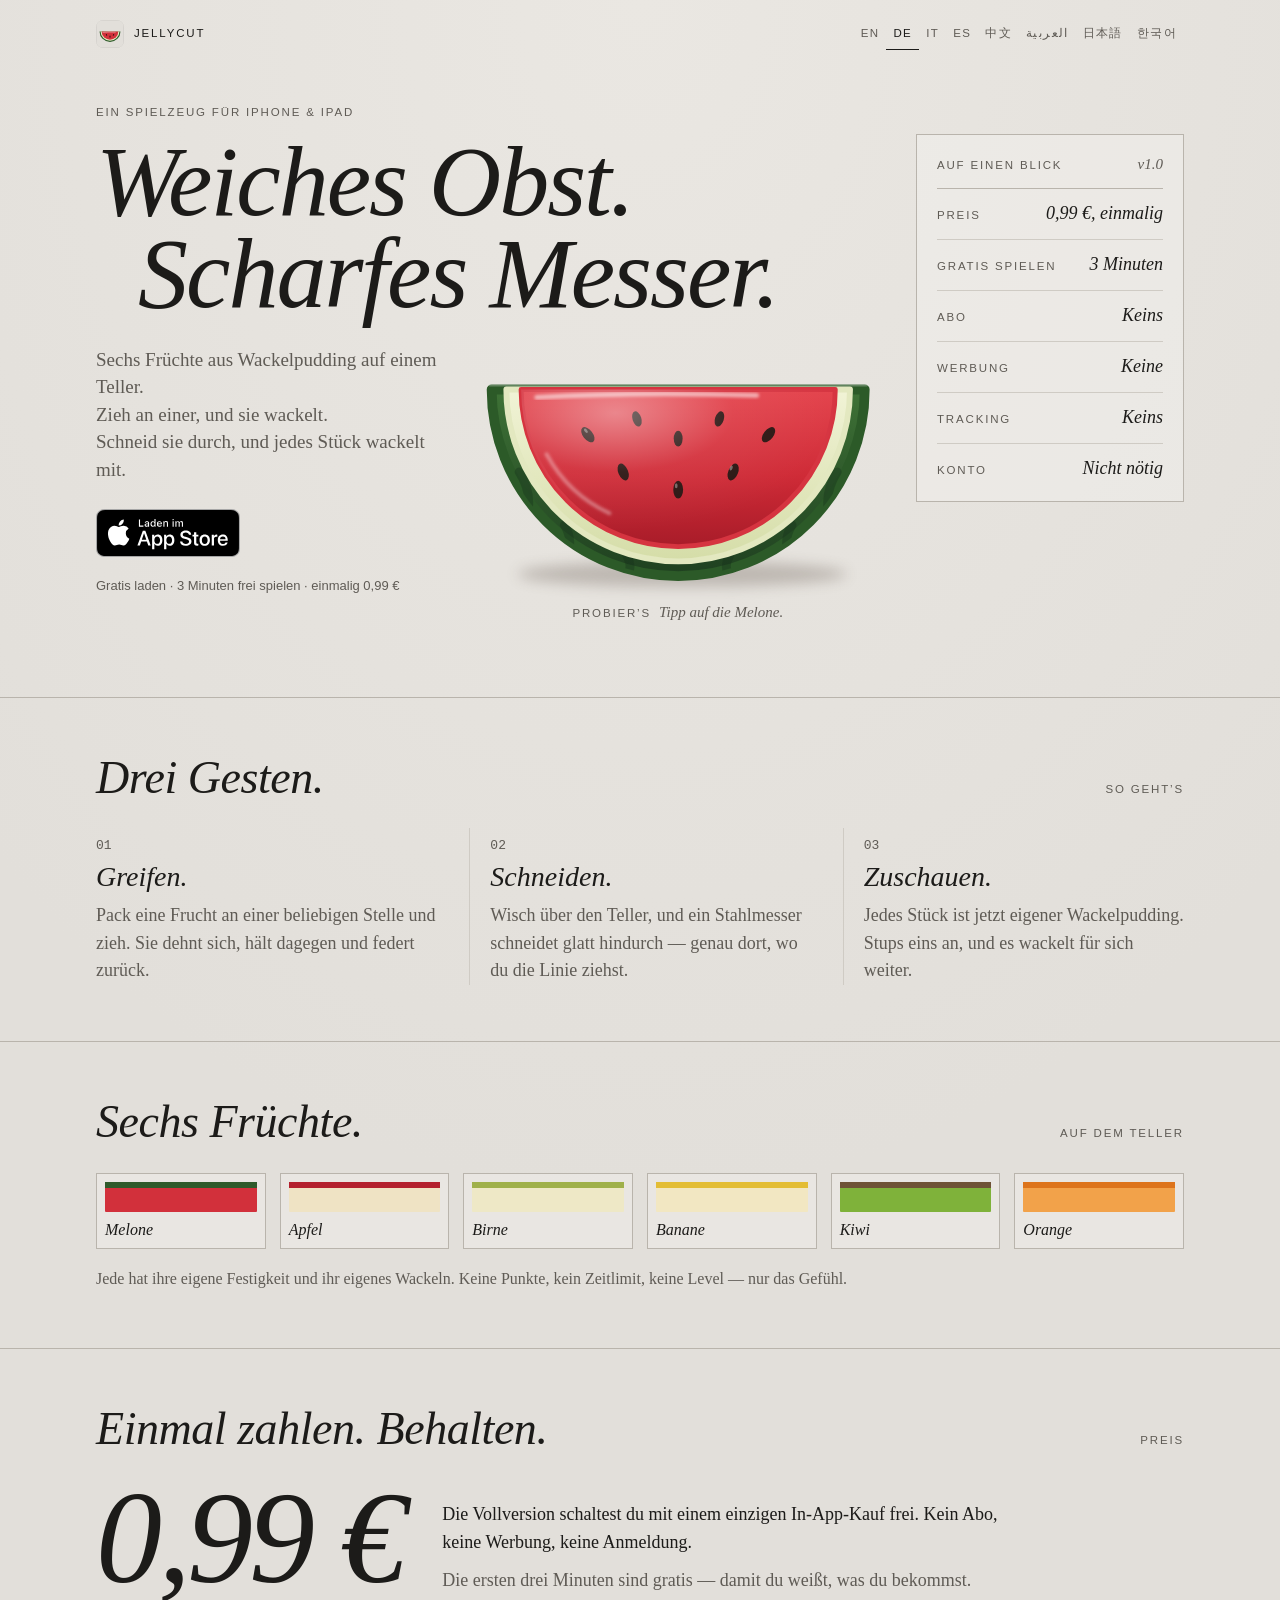
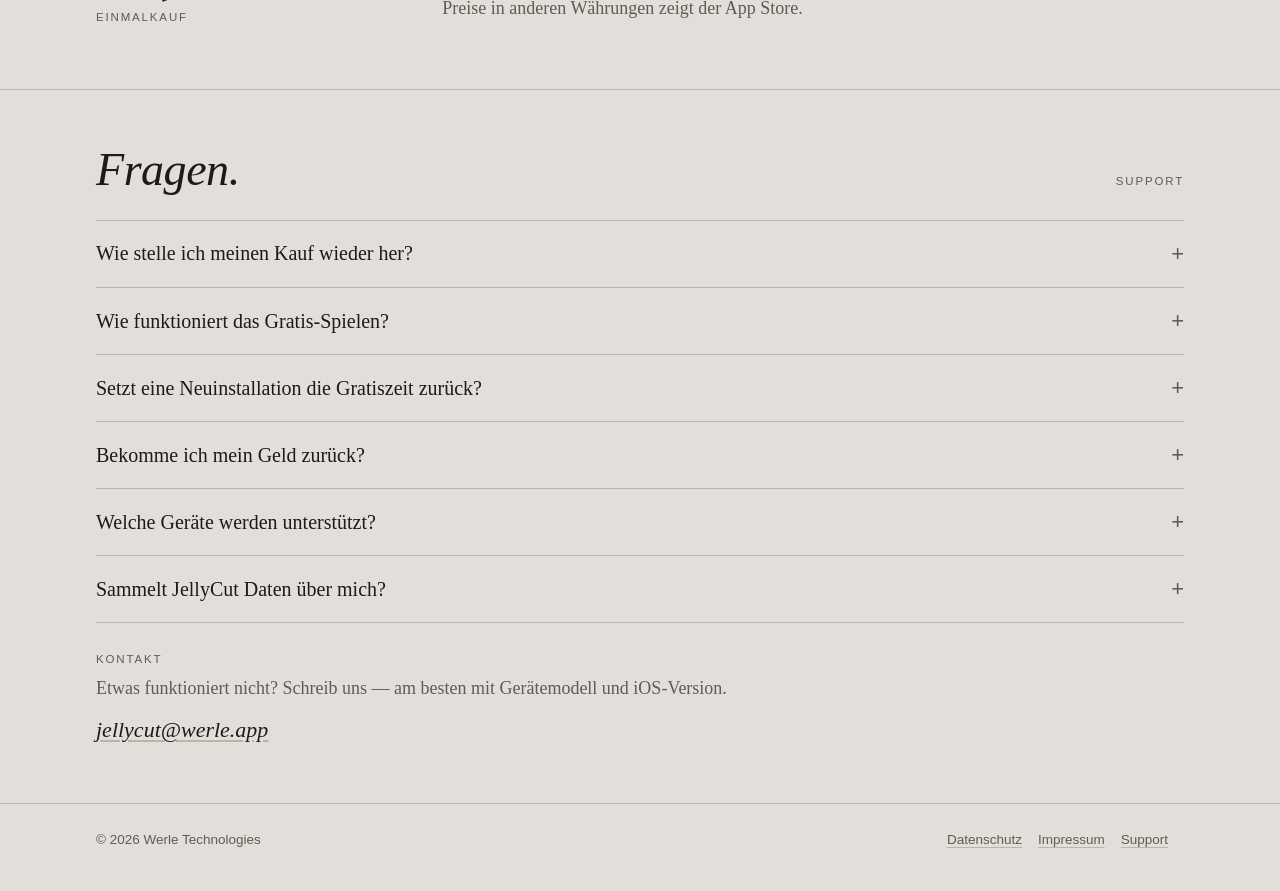
<file: de/index.html>
<!DOCTYPE html>
<html lang="de" data-root="../">
<head>
<meta charset="utf-8">
<meta name="viewport" content="width=device-width, initial-scale=1">
<title>JellyCut — Wackelpudding-Obst für iPhone und iPad</title>
<meta name="description" content="Wackelnde Gummi-Früchte greifen, ziehen und mit dem Stahlmesser schneiden. Drei Minuten gratis, dann einmalig 0,99 €. Keine Werbung, kein Tracking, kein Konto.">
<meta name="theme-color" content="#E2DFDA">
<meta name="apple-itunes-app" content="app-id=6817272978">
<link rel="canonical" href="https://jellycut.werle.app/de/">
<link rel="alternate" hreflang="en" href="https://jellycut.werle.app/">
<link rel="alternate" hreflang="de" href="https://jellycut.werle.app/de/">
<link rel="alternate" hreflang="it" href="https://jellycut.werle.app/it/">
<link rel="alternate" hreflang="es" href="https://jellycut.werle.app/es/">
<link rel="alternate" hreflang="zh-Hans" href="https://jellycut.werle.app/zh/">
<link rel="alternate" hreflang="ar" href="https://jellycut.werle.app/ar/">
<link rel="alternate" hreflang="ja" href="https://jellycut.werle.app/ja/">
<link rel="alternate" hreflang="ko" href="https://jellycut.werle.app/ko/">
<link rel="alternate" hreflang="x-default" href="https://jellycut.werle.app/">
<meta property="og:title" content="JellyCut">
<meta property="og:description" content="Wackelnde Gummi-Früchte greifen, ziehen und mit dem Stahlmesser schneiden. Drei Minuten gratis, dann einmalig 0,99 €. Keine Werbung, kein Tracking, kein Konto.">
<meta property="og:type" content="website">
<meta property="og:url" content="https://jellycut.werle.app/de/">
<link rel="icon" href="../assets/icon.svg" type="image/svg+xml">
<link rel="stylesheet" href="../assets/style.css">
<script src="../assets/config.js" defer></script>
<script src="../assets/site.js" defer></script>
</head>
<body>
<a class="skip" href="#main">Zum Inhalt springen</a>
<header class="wrap topbar">
  <a class="brand" href="./"><img class="js-app-icon" src="../assets/icon.svg" alt="" width="28" height="28"><span class="label">JellyCut</span></a>
  <nav aria-label="Sprache">
   <ul class="langs">
    <li><a href="../" lang="en" hreflang="en" title="English">EN</a></li>
    <li><a href="./" lang="de" hreflang="de" title="Deutsch" aria-current="page">DE</a></li>
    <li><a href="../it/" lang="it" hreflang="it" title="Italiano">IT</a></li>
    <li><a href="../es/" lang="es" hreflang="es" title="Español">ES</a></li>
    <li><a href="../zh/" lang="zh-Hans" hreflang="zh-Hans" title="简体中文">中文</a></li>
    <li><a href="../ar/" lang="ar" hreflang="ar" title="العربية">العربية</a></li>
    <li><a href="../ja/" lang="ja" hreflang="ja" title="日本語">日本語</a></li>
    <li><a href="../ko/" lang="ko" hreflang="ko" title="한국어">한국어</a></li>
   </ul>
  </nav>
</header>

<main id="main">
  <section class="wrap hero">
    <div class="hero-title">
      <p class="label">Ein Spielzeug für iPhone &amp; iPad</p>
      <h1 class="display"><span class="l1">Weiches Obst.</span> <span class="l2">Scharfes Messer.</span></h1>
    </div>
    <div class="hero-copy">
      <p class="lede"><span>Sechs Früchte aus Wackelpudding auf einem Teller.</span><span>Zieh an einer, und sie wackelt.</span><span>Schneid sie durch, und jedes Stück wackelt mit.</span></p>
      <span class="cta" id="store-cta" data-live-label="Laden im App Store"><svg viewBox="0 0 24 24" aria-hidden="true" focusable="false"><path fill="currentColor" d="M16.4 12.6c0-2.3 1.9-3.4 2-3.5-1.1-1.6-2.8-1.8-3.4-1.8-1.4-.1-2.8.9-3.5.9-.7 0-1.8-.9-3-.8-1.5 0-3 .9-3.8 2.3-1.6 2.8-.4 7 1.2 9.2.8 1.1 1.7 2.4 2.9 2.3 1.2 0 1.6-.7 3-.7s1.8.7 3 .7c1.3 0 2.1-1.1 2.8-2.3.9-1.3 1.3-2.5 1.3-2.6-.1 0-2.5-.9-2.5-3.7zM14.1 5.8c.6-.8 1.1-1.8 1-2.8-.9 0-2 .6-2.6 1.4-.6.7-1.1 1.7-1 2.7 1 .1 2-.5 2.6-1.3z"/></svg>Bald im App Store</span>
      <span class="cta-note" id="store-note">Gratis laden · 3 Minuten frei spielen · einmalig 0,99 €</span>
    </div>

    <figure class="specimen">
      <button type="button" id="jelly-btn" aria-label="Eine Melonenscheibe aus Wackelpudding. Antippen, damit sie wackelt.">
<svg viewBox="10 104 420 236" role="img" aria-hidden="true" focusable="false">
  <defs>
    <linearGradient id="flesh" x1="0" y1="0" x2="0" y2="1">
      <stop offset="0" stop-color="#E4434C"/><stop offset="0.55" stop-color="#CF2A36"/><stop offset="1" stop-color="#A81C29"/>
    </linearGradient>
    <linearGradient id="band" x1="0" y1="0" x2="0" y2="1">
      <stop offset="0" stop-color="#F1F3D6"/><stop offset="1" stop-color="#D5DDA8"/>
    </linearGradient>
    <linearGradient id="rind" x1="0" y1="0" x2="0" y2="1">
      <stop offset="0" stop-color="#3E7236"/><stop offset="1" stop-color="#1F4020"/>
    </linearGradient>
    <radialGradient id="sheen" cx="0.3" cy="0.15" r="0.75">
      <stop offset="0" stop-color="#fff" stop-opacity="0.38"/><stop offset="0.5" stop-color="#fff" stop-opacity="0.06"/><stop offset="1" stop-color="#fff" stop-opacity="0"/>
    </radialGradient>
    <filter id="soft" x="-20%" y="-50%" width="140%" height="200%"><feGaussianBlur stdDeviation="7"/></filter>
    <filter id="gloss" x="-10%" y="-50%" width="120%" height="200%"><feGaussianBlur stdDeviation="1.6"/></filter>
    <clipPath id="rindclip"><path d="M30 130 A190 190 0 0 0 410 130 Z"/></clipPath>
    <clipPath id="fleshclip"><path d="M60 130 A160 160 0 0 0 380 130 Z"/></clipPath>
  </defs>
  <ellipse class="shadow" cx="224" cy="318" rx="168" ry="13" fill="#4A3B30" opacity="0.26" filter="url(#soft)"/>
  <g class="jelly" id="jelly">
    <path d="M30 130 A190 190 0 0 0 410 130 Z" fill="url(#rind)" stroke="#2C5A28" stroke-width="10" stroke-linejoin="round"/>
    <g clip-path="url(#rindclip)" opacity="0.35" stroke="#16301A" stroke-width="9" fill="none" stroke-linecap="round">
      <path d="M58 214 q14 22 8 44"/><path d="M104 268 q10 16 2 34"/><path d="M168 300 q6 10 0 20"/>
      <path d="M272 300 q-6 10 0 20"/><path d="M336 268 q-10 16 -2 34"/><path d="M382 214 q-14 22 -8 44"/>
    </g>
    <path d="M45 130 A175 175 0 0 0 395 130 Z" fill="url(#band)" stroke="#E3E8C0" stroke-width="6" stroke-linejoin="round"/>
    <path d="M60 130 A160 160 0 0 0 380 130 Z" fill="url(#flesh)" stroke="#D63440" stroke-width="5" stroke-linejoin="round"/>
    <g clip-path="url(#fleshclip)" fill="#2A1411">
      <ellipse cx="128" cy="176" rx="5" ry="9" transform="rotate(-38 128 176)"/>
      <ellipse cx="164" cy="214" rx="5" ry="9" transform="rotate(-22 164 214)"/>
      <ellipse cx="220" cy="232" rx="5" ry="9"/>
      <ellipse cx="276" cy="214" rx="5" ry="9" transform="rotate(22 276 214)"/>
      <ellipse cx="312" cy="176" rx="5" ry="9" transform="rotate(38 312 176)"/>
      <ellipse cx="178" cy="160" rx="4.5" ry="8" transform="rotate(-18 178 160)"/>
      <ellipse cx="262" cy="160" rx="4.5" ry="8" transform="rotate(18 262 160)"/>
      <ellipse cx="220" cy="180" rx="4.5" ry="8"/>
      <g fill="#fff" opacity="0.35">
        <ellipse cx="126" cy="172" rx="1.4" ry="2.6" transform="rotate(-38 126 172)"/>
        <ellipse cx="218" cy="228" rx="1.4" ry="2.6"/><ellipse cx="274" cy="210" rx="1.4" ry="2.6" transform="rotate(22 274 210)"/>
      </g>
    </g>
    <path d="M60 130 A160 160 0 0 0 380 130 Z" fill="url(#sheen)"/>
    <path d="M76 138 Q180 132 300 136" stroke="#fff" stroke-opacity="0.55" stroke-width="5" stroke-linecap="round" fill="none" filter="url(#gloss)"/>
    <path d="M86 196 A140 140 0 0 0 150 256" stroke="#fff" stroke-opacity="0.35" stroke-width="4" stroke-linecap="round" fill="none" filter="url(#gloss)"/>
    <path d="M28 126 L412 126" stroke="#fff" stroke-opacity="0.25" stroke-width="2" stroke-linecap="round"/>
  </g>
</svg>
      </button>
      <figcaption class="specimen-caption"><span class="label">Probier’s</span>Tipp auf die Melone.</figcaption>
    </figure>

    <aside class="panel" aria-labelledby="glance">
      <div class="panel-head"><span class="label" id="glance">Auf einen Blick</span><em>v1.0</em></div>
      <dl class="facts">
        <div><dt class="label">Preis</dt><dd>0,99 €, einmalig</dd></div>
        <div><dt class="label">Gratis spielen</dt><dd>3 Minuten</dd></div>
        <div><dt class="label">Abo</dt><dd>Keins</dd></div>
        <div><dt class="label">Werbung</dt><dd>Keine</dd></div>
        <div><dt class="label">Tracking</dt><dd>Keins</dd></div>
        <div><dt class="label">Konto</dt><dd>Nicht nötig</dd></div>
      </dl>
    </aside>
  </section>

  <section class="section" aria-labelledby="how">
   <div class="wrap">
    <div class="section-head"><h2 id="how">Drei Gesten.</h2><span class="label">So geht’s</span></div>
    <ol class="steps">
      <li><span class="num">01</span><h3>Greifen.</h3><p>Pack eine Frucht an einer beliebigen Stelle und zieh. Sie dehnt sich, hält dagegen und federt zurück.</p></li>
      <li><span class="num">02</span><h3>Schneiden.</h3><p>Wisch über den Teller, und ein Stahlmesser schneidet glatt hindurch — genau dort, wo du die Linie ziehst.</p></li>
      <li><span class="num">03</span><h3>Zuschauen.</h3><p>Jedes Stück ist jetzt eigener Wackelpudding. Stups eins an, und es wackelt für sich weiter.</p></li>
    </ol>
   </div>
  </section>

  <section class="section" aria-labelledby="fruit">
   <div class="wrap">
    <div class="section-head"><h2 id="fruit">Sechs Früchte.</h2><span class="label">Auf dem Teller</span></div>
    <ul class="fruits">
      <li><span class="swatch" style="--top:#2F5A2B;background:#D2303B" aria-hidden="true"></span><span class="name">Melone</span></li>
      <li><span class="swatch" style="--top:#B3202E;background:#EFE3C4" aria-hidden="true"></span><span class="name">Apfel</span></li>
      <li><span class="swatch" style="--top:#9FB04A;background:#EEE8C6" aria-hidden="true"></span><span class="name">Birne</span></li>
      <li><span class="swatch" style="--top:#E3BD35;background:#F2E7C2" aria-hidden="true"></span><span class="name">Banane</span></li>
      <li><span class="swatch" style="--top:#6E5236;background:#7FB23A" aria-hidden="true"></span><span class="name">Kiwi</span></li>
      <li><span class="swatch" style="--top:#DD741C;background:#F2A24A" aria-hidden="true"></span><span class="name">Orange</span></li>
    </ul>
    <p class="fruits-note">Jede hat ihre eigene Festigkeit und ihr eigenes Wackeln. Keine Punkte, kein Zeitlimit, keine Level — nur das Gefühl.</p>
   </div>
  </section>

  <section class="section" id="screens" aria-labelledby="screens-h" hidden>
   <div class="wrap">
    <div class="section-head"><h2 id="screens-h">In der App.</h2><span class="label">Bildschirme</span></div>
    <ul class="gallery">
        <li><img data-src="../assets/shot-01.png" alt="JellyCut Bildschirmfoto 1" width="1179" height="2556" loading="lazy"></li>
        <li><img data-src="../assets/shot-02.png" alt="JellyCut Bildschirmfoto 2" width="1179" height="2556" loading="lazy"></li>
        <li><img data-src="../assets/shot-03.png" alt="JellyCut Bildschirmfoto 3" width="1179" height="2556" loading="lazy"></li>
        <li><img data-src="../assets/shot-04.png" alt="JellyCut Bildschirmfoto 4" width="1179" height="2556" loading="lazy"></li>
        <li><img data-src="../assets/shot-05.png" alt="JellyCut Bildschirmfoto 5" width="1179" height="2556" loading="lazy"></li>
    </ul>
   </div>
  </section>

  <section class="section" aria-labelledby="price">
   <div class="wrap">
    <div class="section-head"><h2 id="price">Einmal zahlen. Behalten.</h2><span class="label">Preis</span></div>
    <div class="price">
      <p class="price-figure">0,99 €<small>Einmalkauf</small></p>
      <div>
        <p>Die Vollversion schaltest du mit einem einzigen In-App-Kauf frei. Kein Abo, keine Werbung, keine Anmeldung.</p>
        <p class="muted">Die ersten drei Minuten sind gratis — damit du weißt, was du bekommst. Preise in anderen Währungen zeigt der App Store.</p>
      </div>
    </div>
   </div>
  </section>

  <section class="section" id="support" aria-labelledby="support-h">
   <div class="wrap">
    <div class="section-head"><h2 id="support-h">Fragen.</h2><span class="label">Support</span></div>
    <div class="faq">
      <details><summary>Wie stelle ich meinen Kauf wieder her?</summary><div class="answer"><p>Öffne in JellyCut den Bildschirm „Vollversion“ und tippe auf „Käufe wiederherstellen“. Nutze dasselbe Apple Account wie beim Kauf. Auf anderen iPhones und iPads mit diesem Account funktioniert es genauso.</p></div></details>
      <details><summary>Wie funktioniert das Gratis-Spielen?</summary><div class="answer"><p>Du hast drei Minuten aktive Spielzeit. Die Uhr läuft nur, während du die Früchte berührst — nicht, wenn die App im Hintergrund offen ist. Danach spielst du mit einem Einmalkauf unbegrenzt weiter.</p></div></details>
      <details><summary>Setzt eine Neuinstallation die Gratiszeit zurück?</summary><div class="answer"><p>Nein. Die verbrauchte Zeit liegt im Schlüsselbund deines Geräts und bleibt deshalb auch nach einer Neuinstallation erhalten. Sie verlässt dein Gerät nie.</p></div></details>
      <details><summary>Bekomme ich mein Geld zurück?</summary><div class="answer"><p>Käufe wickelt Apple ab, Erstattungen deshalb auch. Beantrage sie unter <bdi><a href="https://reportaproblem.apple.com" rel="noopener">reportaproblem.apple.com</a></bdi>. Wir sehen deine Zahlung nicht und können selbst nichts erstatten.</p></div></details>
      <details><summary>Welche Geräte werden unterstützt?</summary><div class="answer"><p>iPhone und iPad ab iOS 17.</p></div></details>
      <details><summary>Sammelt JellyCut Daten über mich?</summary><div class="answer"><p>Kein Konto, keine Werbung, kein Tracking. Nur anonyme Absturzberichte und die Kaufprüfung verlassen dein Gerät. Details stehen in der <a href="datenschutz.html">Datenschutzerklärung</a>.</p></div></details>
    </div>
    <div class="contact">
      <span class="label">Kontakt</span>
      <p style="margin:0" class="muted">Etwas funktioniert nicht? Schreib uns — am besten mit Gerätemodell und iOS-Version.</p>
      <p class="mail"><a href="mailto:jellycut@werle.app" dir="ltr">jellycut@werle.app</a></p>
    </div>
   </div>
  </section>
</main>

<footer class="footer">
  <div class="wrap row">
    <span dir="ltr">© 2026 Werle Technologies</span>
    <nav aria-label="Legal">
      <a href="datenschutz.html">Datenschutz</a><a href="impressum.html">Impressum</a><a href="#support">Support</a>
    </nav>
  </div>
</footer>
</body>
</html>
</file>
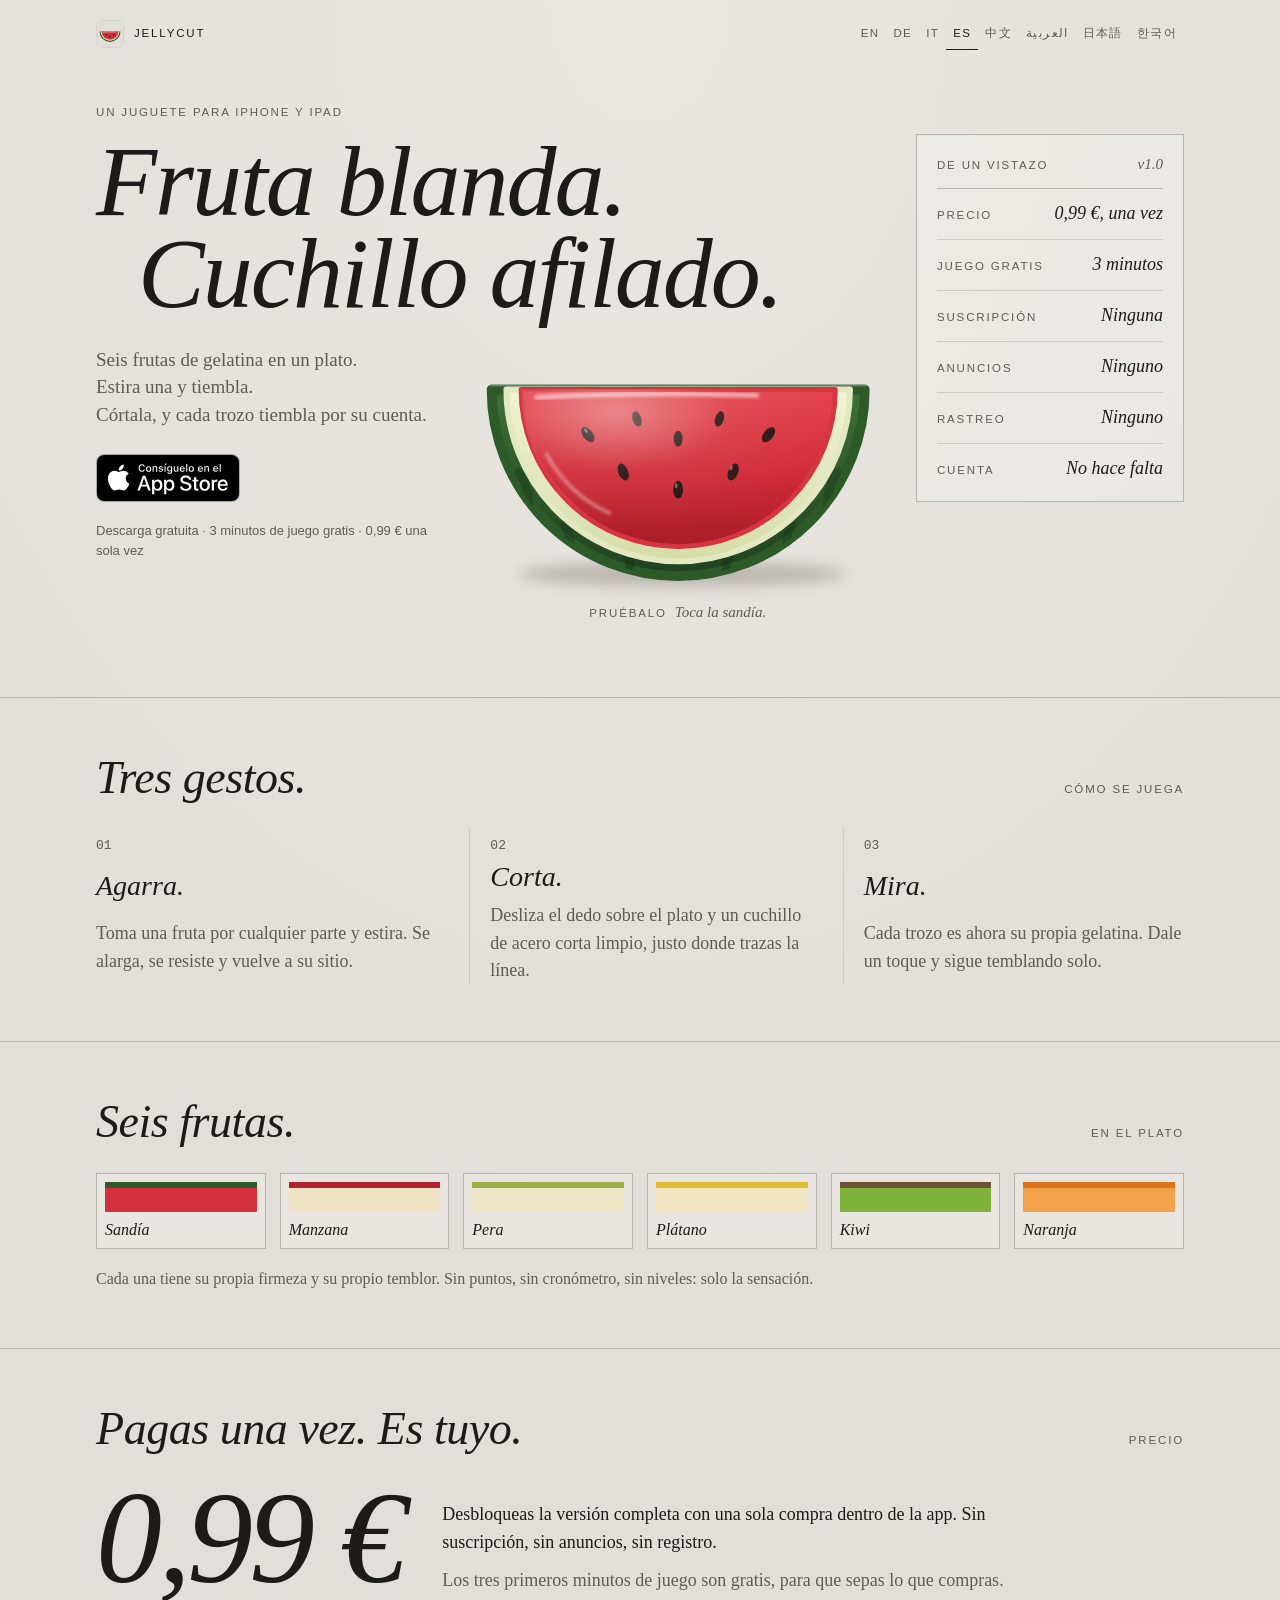
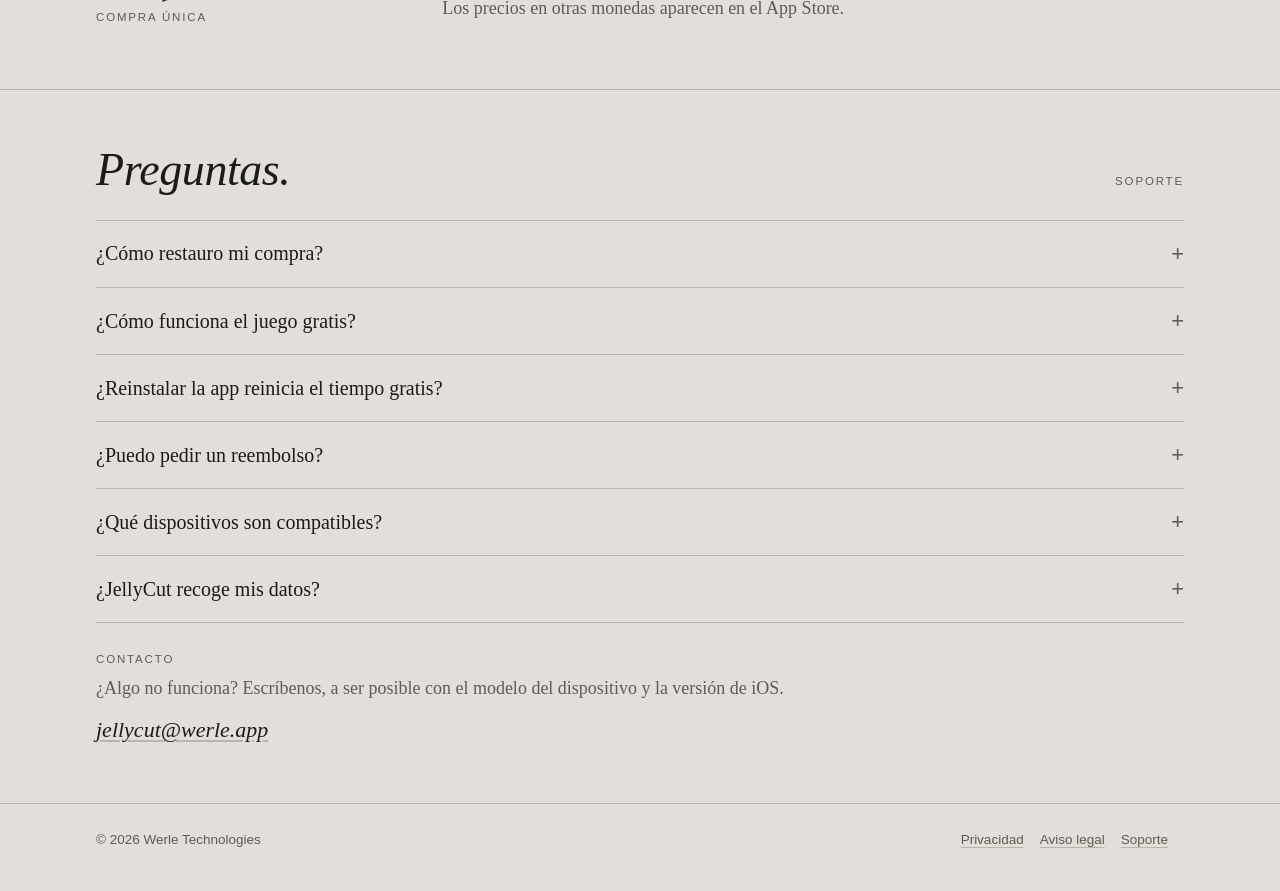
<file: es/index.html>
<!DOCTYPE html>
<html lang="es" data-root="../">
<head>
<meta charset="utf-8">
<meta name="viewport" content="width=device-width, initial-scale=1">
<title>JellyCut — Fruta de gelatina que tiembla, para iPhone y iPad</title>
<meta name="description" content="Agarra fruta de gelatina, estírala y mira cómo tiembla. Córtala con un cuchillo de acero. Tres minutos gratis y luego 0,99 € una sola vez. Sin anuncios, sin rastreo, sin cuenta.">
<meta name="theme-color" content="#E2DFDA">
<meta name="apple-itunes-app" content="app-id=6817272978">
<link rel="canonical" href="https://jellycut.werle.app/es/">
<link rel="alternate" hreflang="en" href="https://jellycut.werle.app/">
<link rel="alternate" hreflang="de" href="https://jellycut.werle.app/de/">
<link rel="alternate" hreflang="it" href="https://jellycut.werle.app/it/">
<link rel="alternate" hreflang="es" href="https://jellycut.werle.app/es/">
<link rel="alternate" hreflang="zh-Hans" href="https://jellycut.werle.app/zh/">
<link rel="alternate" hreflang="ar" href="https://jellycut.werle.app/ar/">
<link rel="alternate" hreflang="ja" href="https://jellycut.werle.app/ja/">
<link rel="alternate" hreflang="ko" href="https://jellycut.werle.app/ko/">
<link rel="alternate" hreflang="x-default" href="https://jellycut.werle.app/">
<meta property="og:title" content="JellyCut">
<meta property="og:description" content="Agarra fruta de gelatina, estírala y mira cómo tiembla. Córtala con un cuchillo de acero. Tres minutos gratis y luego 0,99 € una sola vez. Sin anuncios, sin rastreo, sin cuenta.">
<meta property="og:type" content="website">
<meta property="og:url" content="https://jellycut.werle.app/es/">
<link rel="icon" href="../assets/icon.svg" type="image/svg+xml">
<link rel="stylesheet" href="../assets/style.css">
<script src="../assets/config.js" defer></script>
<script src="../assets/site.js" defer></script>
</head>
<body>
<a class="skip" href="#main">Saltar al contenido</a>
<header class="wrap topbar">
  <a class="brand" href="./"><img class="js-app-icon" src="../assets/icon.svg" alt="" width="28" height="28"><span class="label">JellyCut</span></a>
  <nav aria-label="Idioma">
   <ul class="langs">
    <li><a href="../" lang="en" hreflang="en" title="English">EN</a></li>
    <li><a href="../de/" lang="de" hreflang="de" title="Deutsch">DE</a></li>
    <li><a href="../it/" lang="it" hreflang="it" title="Italiano">IT</a></li>
    <li><a href="./" lang="es" hreflang="es" title="Español" aria-current="page">ES</a></li>
    <li><a href="../zh/" lang="zh-Hans" hreflang="zh-Hans" title="简体中文">中文</a></li>
    <li><a href="../ar/" lang="ar" hreflang="ar" title="العربية">العربية</a></li>
    <li><a href="../ja/" lang="ja" hreflang="ja" title="日本語">日本語</a></li>
    <li><a href="../ko/" lang="ko" hreflang="ko" title="한국어">한국어</a></li>
   </ul>
  </nav>
</header>

<main id="main">
  <section class="wrap hero">
    <div class="hero-title">
      <p class="label">Un juguete para iPhone y iPad</p>
      <h1 class="display"><span class="l1">Fruta blanda.</span> <span class="l2">Cuchillo afilado.</span></h1>
    </div>
    <div class="hero-copy">
      <p class="lede"><span>Seis frutas de gelatina en un plato.</span><span>Estira una y tiembla.</span><span>Córtala, y cada trozo tiembla por su cuenta.</span></p>
      <span class="cta" id="store-cta" data-live-label="Descárgalo en el App Store"><svg viewBox="0 0 24 24" aria-hidden="true" focusable="false"><path fill="currentColor" d="M16.4 12.6c0-2.3 1.9-3.4 2-3.5-1.1-1.6-2.8-1.8-3.4-1.8-1.4-.1-2.8.9-3.5.9-.7 0-1.8-.9-3-.8-1.5 0-3 .9-3.8 2.3-1.6 2.8-.4 7 1.2 9.2.8 1.1 1.7 2.4 2.9 2.3 1.2 0 1.6-.7 3-.7s1.8.7 3 .7c1.3 0 2.1-1.1 2.8-2.3.9-1.3 1.3-2.5 1.3-2.6-.1 0-2.5-.9-2.5-3.7zM14.1 5.8c.6-.8 1.1-1.8 1-2.8-.9 0-2 .6-2.6 1.4-.6.7-1.1 1.7-1 2.7 1 .1 2-.5 2.6-1.3z"/></svg>Muy pronto en el App Store</span>
      <span class="cta-note" id="store-note">Descarga gratuita · 3 minutos de juego gratis · 0,99 € una sola vez</span>
    </div>

    <figure class="specimen">
      <button type="button" id="jelly-btn" aria-label="Una rodaja de sandía de gelatina. Tócala para que tiemble.">
<svg viewBox="10 104 420 236" role="img" aria-hidden="true" focusable="false">
  <defs>
    <linearGradient id="flesh" x1="0" y1="0" x2="0" y2="1">
      <stop offset="0" stop-color="#E4434C"/><stop offset="0.55" stop-color="#CF2A36"/><stop offset="1" stop-color="#A81C29"/>
    </linearGradient>
    <linearGradient id="band" x1="0" y1="0" x2="0" y2="1">
      <stop offset="0" stop-color="#F1F3D6"/><stop offset="1" stop-color="#D5DDA8"/>
    </linearGradient>
    <linearGradient id="rind" x1="0" y1="0" x2="0" y2="1">
      <stop offset="0" stop-color="#3E7236"/><stop offset="1" stop-color="#1F4020"/>
    </linearGradient>
    <radialGradient id="sheen" cx="0.3" cy="0.15" r="0.75">
      <stop offset="0" stop-color="#fff" stop-opacity="0.38"/><stop offset="0.5" stop-color="#fff" stop-opacity="0.06"/><stop offset="1" stop-color="#fff" stop-opacity="0"/>
    </radialGradient>
    <filter id="soft" x="-20%" y="-50%" width="140%" height="200%"><feGaussianBlur stdDeviation="7"/></filter>
    <filter id="gloss" x="-10%" y="-50%" width="120%" height="200%"><feGaussianBlur stdDeviation="1.6"/></filter>
    <clipPath id="rindclip"><path d="M30 130 A190 190 0 0 0 410 130 Z"/></clipPath>
    <clipPath id="fleshclip"><path d="M60 130 A160 160 0 0 0 380 130 Z"/></clipPath>
  </defs>
  <ellipse class="shadow" cx="224" cy="318" rx="168" ry="13" fill="#4A3B30" opacity="0.26" filter="url(#soft)"/>
  <g class="jelly" id="jelly">
    <path d="M30 130 A190 190 0 0 0 410 130 Z" fill="url(#rind)" stroke="#2C5A28" stroke-width="10" stroke-linejoin="round"/>
    <g clip-path="url(#rindclip)" opacity="0.35" stroke="#16301A" stroke-width="9" fill="none" stroke-linecap="round">
      <path d="M58 214 q14 22 8 44"/><path d="M104 268 q10 16 2 34"/><path d="M168 300 q6 10 0 20"/>
      <path d="M272 300 q-6 10 0 20"/><path d="M336 268 q-10 16 -2 34"/><path d="M382 214 q-14 22 -8 44"/>
    </g>
    <path d="M45 130 A175 175 0 0 0 395 130 Z" fill="url(#band)" stroke="#E3E8C0" stroke-width="6" stroke-linejoin="round"/>
    <path d="M60 130 A160 160 0 0 0 380 130 Z" fill="url(#flesh)" stroke="#D63440" stroke-width="5" stroke-linejoin="round"/>
    <g clip-path="url(#fleshclip)" fill="#2A1411">
      <ellipse cx="128" cy="176" rx="5" ry="9" transform="rotate(-38 128 176)"/>
      <ellipse cx="164" cy="214" rx="5" ry="9" transform="rotate(-22 164 214)"/>
      <ellipse cx="220" cy="232" rx="5" ry="9"/>
      <ellipse cx="276" cy="214" rx="5" ry="9" transform="rotate(22 276 214)"/>
      <ellipse cx="312" cy="176" rx="5" ry="9" transform="rotate(38 312 176)"/>
      <ellipse cx="178" cy="160" rx="4.5" ry="8" transform="rotate(-18 178 160)"/>
      <ellipse cx="262" cy="160" rx="4.5" ry="8" transform="rotate(18 262 160)"/>
      <ellipse cx="220" cy="180" rx="4.5" ry="8"/>
      <g fill="#fff" opacity="0.35">
        <ellipse cx="126" cy="172" rx="1.4" ry="2.6" transform="rotate(-38 126 172)"/>
        <ellipse cx="218" cy="228" rx="1.4" ry="2.6"/><ellipse cx="274" cy="210" rx="1.4" ry="2.6" transform="rotate(22 274 210)"/>
      </g>
    </g>
    <path d="M60 130 A160 160 0 0 0 380 130 Z" fill="url(#sheen)"/>
    <path d="M76 138 Q180 132 300 136" stroke="#fff" stroke-opacity="0.55" stroke-width="5" stroke-linecap="round" fill="none" filter="url(#gloss)"/>
    <path d="M86 196 A140 140 0 0 0 150 256" stroke="#fff" stroke-opacity="0.35" stroke-width="4" stroke-linecap="round" fill="none" filter="url(#gloss)"/>
    <path d="M28 126 L412 126" stroke="#fff" stroke-opacity="0.25" stroke-width="2" stroke-linecap="round"/>
  </g>
</svg>
      </button>
      <figcaption class="specimen-caption"><span class="label">Pruébalo</span>Toca la sandía.</figcaption>
    </figure>

    <aside class="panel" aria-labelledby="glance">
      <div class="panel-head"><span class="label" id="glance">De un vistazo</span><em>v1.0</em></div>
      <dl class="facts">
        <div><dt class="label">Precio</dt><dd>0,99 €, una vez</dd></div>
        <div><dt class="label">Juego gratis</dt><dd>3 minutos</dd></div>
        <div><dt class="label">Suscripción</dt><dd>Ninguna</dd></div>
        <div><dt class="label">Anuncios</dt><dd>Ninguno</dd></div>
        <div><dt class="label">Rastreo</dt><dd>Ninguno</dd></div>
        <div><dt class="label">Cuenta</dt><dd>No hace falta</dd></div>
      </dl>
    </aside>
  </section>

  <section class="section" aria-labelledby="how">
   <div class="wrap">
    <div class="section-head"><h2 id="how">Tres gestos.</h2><span class="label">Cómo se juega</span></div>
    <ol class="steps">
      <li><span class="num">01</span><h3>Agarra.</h3><p>Toma una fruta por cualquier parte y estira. Se alarga, se resiste y vuelve a su sitio.</p></li>
      <li><span class="num">02</span><h3>Corta.</h3><p>Desliza el dedo sobre el plato y un cuchillo de acero corta limpio, justo donde trazas la línea.</p></li>
      <li><span class="num">03</span><h3>Mira.</h3><p>Cada trozo es ahora su propia gelatina. Dale un toque y sigue temblando solo.</p></li>
    </ol>
   </div>
  </section>

  <section class="section" aria-labelledby="fruit">
   <div class="wrap">
    <div class="section-head"><h2 id="fruit">Seis frutas.</h2><span class="label">En el plato</span></div>
    <ul class="fruits">
      <li><span class="swatch" style="--top:#2F5A2B;background:#D2303B" aria-hidden="true"></span><span class="name">Sandía</span></li>
      <li><span class="swatch" style="--top:#B3202E;background:#EFE3C4" aria-hidden="true"></span><span class="name">Manzana</span></li>
      <li><span class="swatch" style="--top:#9FB04A;background:#EEE8C6" aria-hidden="true"></span><span class="name">Pera</span></li>
      <li><span class="swatch" style="--top:#E3BD35;background:#F2E7C2" aria-hidden="true"></span><span class="name">Plátano</span></li>
      <li><span class="swatch" style="--top:#6E5236;background:#7FB23A" aria-hidden="true"></span><span class="name">Kiwi</span></li>
      <li><span class="swatch" style="--top:#DD741C;background:#F2A24A" aria-hidden="true"></span><span class="name">Naranja</span></li>
    </ul>
    <p class="fruits-note">Cada una tiene su propia firmeza y su propio temblor. Sin puntos, sin cronómetro, sin niveles: solo la sensación.</p>
   </div>
  </section>

  <section class="section" id="screens" aria-labelledby="screens-h" hidden>
   <div class="wrap">
    <div class="section-head"><h2 id="screens-h">En la app.</h2><span class="label">Pantallas</span></div>
    <ul class="gallery">
        <li><img data-src="../assets/shot-01.png" alt="Captura de pantalla de JellyCut 1" width="1179" height="2556" loading="lazy"></li>
        <li><img data-src="../assets/shot-02.png" alt="Captura de pantalla de JellyCut 2" width="1179" height="2556" loading="lazy"></li>
        <li><img data-src="../assets/shot-03.png" alt="Captura de pantalla de JellyCut 3" width="1179" height="2556" loading="lazy"></li>
        <li><img data-src="../assets/shot-04.png" alt="Captura de pantalla de JellyCut 4" width="1179" height="2556" loading="lazy"></li>
        <li><img data-src="../assets/shot-05.png" alt="Captura de pantalla de JellyCut 5" width="1179" height="2556" loading="lazy"></li>
    </ul>
   </div>
  </section>

  <section class="section" aria-labelledby="price">
   <div class="wrap">
    <div class="section-head"><h2 id="price">Pagas una vez. Es tuyo.</h2><span class="label">Precio</span></div>
    <div class="price">
      <p class="price-figure">0,99 €<small>compra única</small></p>
      <div>
        <p>Desbloqueas la versión completa con una sola compra dentro de la app. Sin suscripción, sin anuncios, sin registro.</p>
        <p class="muted">Los tres primeros minutos de juego son gratis, para que sepas lo que compras. Los precios en otras monedas aparecen en el App Store.</p>
      </div>
    </div>
   </div>
  </section>

  <section class="section" id="support" aria-labelledby="support-h">
   <div class="wrap">
    <div class="section-head"><h2 id="support-h">Preguntas.</h2><span class="label">Soporte</span></div>
    <div class="faq">
      <details><summary>¿Cómo restauro mi compra?</summary><div class="answer"><p>Abre la pantalla de la versión completa en JellyCut y toca «Restaurar compras». Usa la misma cuenta de Apple con la que compraste. Funciona igual en tus otros iPhone y iPad con esa cuenta.</p></div></details>
      <details><summary>¿Cómo funciona el juego gratis?</summary><div class="answer"><p>Tienes tres minutos de juego activo. El tiempo solo corre mientras tocas la fruta, no cuando la app está abierta en segundo plano. Después, con una compra única sigues jugando sin límites.</p></div></details>
      <details><summary>¿Reinstalar la app reinicia el tiempo gratis?</summary><div class="answer"><p>No. El tiempo usado se guarda en el llavero del dispositivo y se conserva aunque reinstales la app. Nunca sale de tu dispositivo.</p></div></details>
      <details><summary>¿Puedo pedir un reembolso?</summary><div class="answer"><p>Apple gestiona las compras y, por tanto, también los reembolsos. Solicítalo en <bdi><a href="https://reportaproblem.apple.com" rel="noopener">reportaproblem.apple.com</a></bdi>. Nosotros no vemos tu pago y no podemos reembolsarlo directamente.</p></div></details>
      <details><summary>¿Qué dispositivos son compatibles?</summary><div class="answer"><p>iPhone y iPad con iOS 17 o posterior.</p></div></details>
      <details><summary>¿JellyCut recoge mis datos?</summary><div class="answer"><p>Sin cuenta, sin anuncios, sin rastreo. Solo salen de tu dispositivo informes anónimos de fallos y la verificación de la compra. Los detalles están en la <a href="../privacy.html" hreflang="en">política de privacidad</a> (en inglés).</p></div></details>
    </div>
    <div class="contact">
      <span class="label">Contacto</span>
      <p style="margin:0" class="muted">¿Algo no funciona? Escríbenos, a ser posible con el modelo del dispositivo y la versión de iOS.</p>
      <p class="mail"><a href="mailto:jellycut@werle.app" dir="ltr">jellycut@werle.app</a></p>
    </div>
   </div>
  </section>
</main>

<footer class="footer">
  <div class="wrap row">
    <span dir="ltr">© 2026 Werle Technologies</span>
    <nav aria-label="Legal">
      <a href="../privacy.html" hreflang="en">Privacidad</a><a href="../impressum.html" hreflang="en">Aviso legal</a><a href="#support">Soporte</a>
    </nav>
  </div>
</footer>
</body>
</html>
</file>
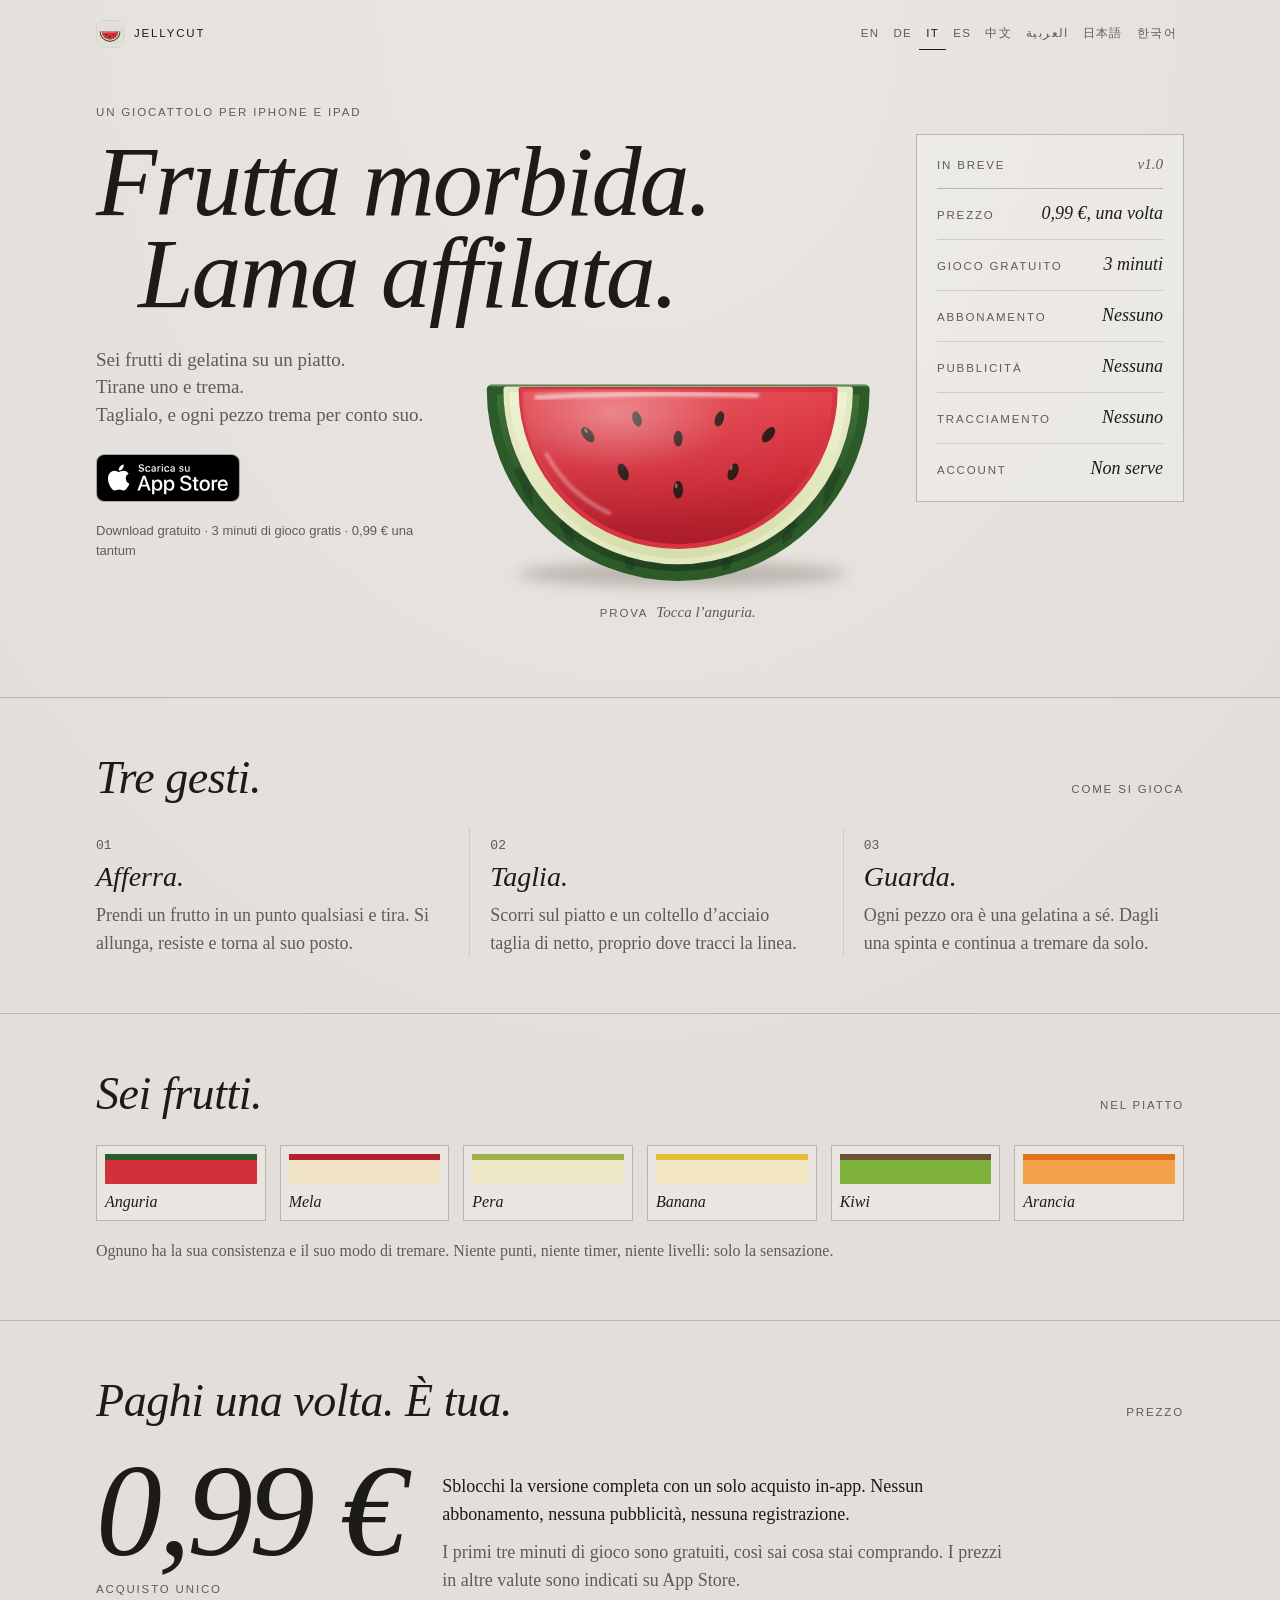
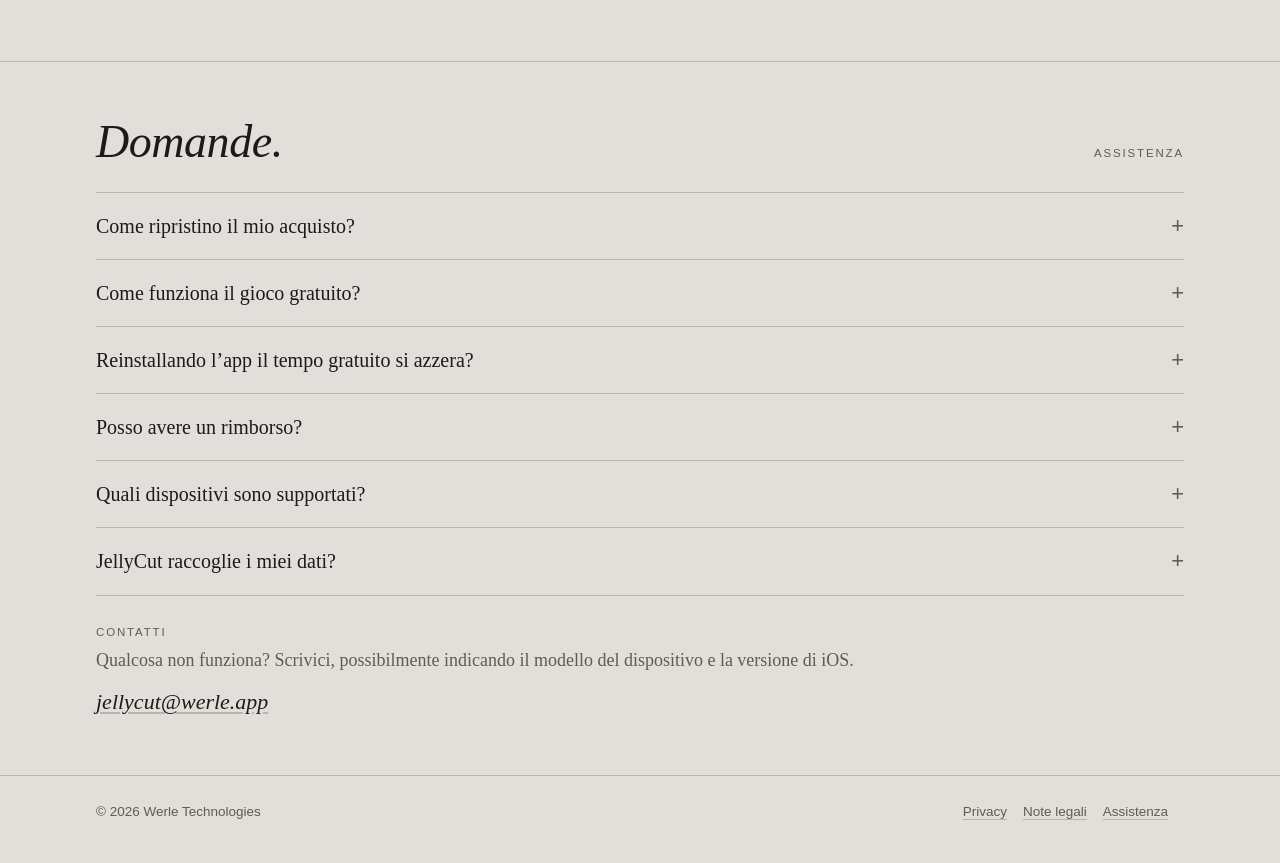
<file: it/index.html>
<!DOCTYPE html>
<html lang="it" data-root="../">
<head>
<meta charset="utf-8">
<meta name="viewport" content="width=device-width, initial-scale=1">
<title>JellyCut — Frutta di gelatina che trema, per iPhone e iPad</title>
<meta name="description" content="Afferra la frutta di gelatina, tirala e guardala tremare. Tagliala con un coltello d’acciaio. Tre minuti gratis, poi 0,99 € una volta sola. Niente pubblicità, niente tracciamento, nessun account.">
<meta name="theme-color" content="#E2DFDA">
<meta name="apple-itunes-app" content="app-id=6817272978">
<link rel="canonical" href="https://jellycut.werle.app/it/">
<link rel="alternate" hreflang="en" href="https://jellycut.werle.app/">
<link rel="alternate" hreflang="de" href="https://jellycut.werle.app/de/">
<link rel="alternate" hreflang="it" href="https://jellycut.werle.app/it/">
<link rel="alternate" hreflang="es" href="https://jellycut.werle.app/es/">
<link rel="alternate" hreflang="zh-Hans" href="https://jellycut.werle.app/zh/">
<link rel="alternate" hreflang="ar" href="https://jellycut.werle.app/ar/">
<link rel="alternate" hreflang="ja" href="https://jellycut.werle.app/ja/">
<link rel="alternate" hreflang="ko" href="https://jellycut.werle.app/ko/">
<link rel="alternate" hreflang="x-default" href="https://jellycut.werle.app/">
<meta property="og:title" content="JellyCut">
<meta property="og:description" content="Afferra la frutta di gelatina, tirala e guardala tremare. Tagliala con un coltello d’acciaio. Tre minuti gratis, poi 0,99 € una volta sola. Niente pubblicità, niente tracciamento, nessun account.">
<meta property="og:type" content="website">
<meta property="og:url" content="https://jellycut.werle.app/it/">
<link rel="icon" href="../assets/icon.svg" type="image/svg+xml">
<link rel="stylesheet" href="../assets/style.css">
<script src="../assets/config.js" defer></script>
<script src="../assets/site.js" defer></script>
</head>
<body>
<a class="skip" href="#main">Vai al contenuto</a>
<header class="wrap topbar">
  <a class="brand" href="./"><img class="js-app-icon" src="../assets/icon.svg" alt="" width="28" height="28"><span class="label">JellyCut</span></a>
  <nav aria-label="Lingua">
   <ul class="langs">
    <li><a href="../" lang="en" hreflang="en" title="English">EN</a></li>
    <li><a href="../de/" lang="de" hreflang="de" title="Deutsch">DE</a></li>
    <li><a href="./" lang="it" hreflang="it" title="Italiano" aria-current="page">IT</a></li>
    <li><a href="../es/" lang="es" hreflang="es" title="Español">ES</a></li>
    <li><a href="../zh/" lang="zh-Hans" hreflang="zh-Hans" title="简体中文">中文</a></li>
    <li><a href="../ar/" lang="ar" hreflang="ar" title="العربية">العربية</a></li>
    <li><a href="../ja/" lang="ja" hreflang="ja" title="日本語">日本語</a></li>
    <li><a href="../ko/" lang="ko" hreflang="ko" title="한국어">한국어</a></li>
   </ul>
  </nav>
</header>

<main id="main">
  <section class="wrap hero">
    <div class="hero-title">
      <p class="label">Un giocattolo per iPhone e iPad</p>
      <h1 class="display"><span class="l1">Frutta morbida.</span> <span class="l2">Lama affilata.</span></h1>
    </div>
    <div class="hero-copy">
      <p class="lede"><span>Sei frutti di gelatina su un piatto.</span><span>Tirane uno e trema.</span><span>Taglialo, e ogni pezzo trema per conto suo.</span></p>
      <span class="cta" id="store-cta" data-live-label="Scarica su App Store"><svg viewBox="0 0 24 24" aria-hidden="true" focusable="false"><path fill="currentColor" d="M16.4 12.6c0-2.3 1.9-3.4 2-3.5-1.1-1.6-2.8-1.8-3.4-1.8-1.4-.1-2.8.9-3.5.9-.7 0-1.8-.9-3-.8-1.5 0-3 .9-3.8 2.3-1.6 2.8-.4 7 1.2 9.2.8 1.1 1.7 2.4 2.9 2.3 1.2 0 1.6-.7 3-.7s1.8.7 3 .7c1.3 0 2.1-1.1 2.8-2.3.9-1.3 1.3-2.5 1.3-2.6-.1 0-2.5-.9-2.5-3.7zM14.1 5.8c.6-.8 1.1-1.8 1-2.8-.9 0-2 .6-2.6 1.4-.6.7-1.1 1.7-1 2.7 1 .1 2-.5 2.6-1.3z"/></svg>Presto su App Store</span>
      <span class="cta-note" id="store-note">Download gratuito · 3 minuti di gioco gratis · 0,99 € una tantum</span>
    </div>

    <figure class="specimen">
      <button type="button" id="jelly-btn" aria-label="Una fetta di anguria di gelatina. Toccala per farla tremare.">
<svg viewBox="10 104 420 236" role="img" aria-hidden="true" focusable="false">
  <defs>
    <linearGradient id="flesh" x1="0" y1="0" x2="0" y2="1">
      <stop offset="0" stop-color="#E4434C"/><stop offset="0.55" stop-color="#CF2A36"/><stop offset="1" stop-color="#A81C29"/>
    </linearGradient>
    <linearGradient id="band" x1="0" y1="0" x2="0" y2="1">
      <stop offset="0" stop-color="#F1F3D6"/><stop offset="1" stop-color="#D5DDA8"/>
    </linearGradient>
    <linearGradient id="rind" x1="0" y1="0" x2="0" y2="1">
      <stop offset="0" stop-color="#3E7236"/><stop offset="1" stop-color="#1F4020"/>
    </linearGradient>
    <radialGradient id="sheen" cx="0.3" cy="0.15" r="0.75">
      <stop offset="0" stop-color="#fff" stop-opacity="0.38"/><stop offset="0.5" stop-color="#fff" stop-opacity="0.06"/><stop offset="1" stop-color="#fff" stop-opacity="0"/>
    </radialGradient>
    <filter id="soft" x="-20%" y="-50%" width="140%" height="200%"><feGaussianBlur stdDeviation="7"/></filter>
    <filter id="gloss" x="-10%" y="-50%" width="120%" height="200%"><feGaussianBlur stdDeviation="1.6"/></filter>
    <clipPath id="rindclip"><path d="M30 130 A190 190 0 0 0 410 130 Z"/></clipPath>
    <clipPath id="fleshclip"><path d="M60 130 A160 160 0 0 0 380 130 Z"/></clipPath>
  </defs>
  <ellipse class="shadow" cx="224" cy="318" rx="168" ry="13" fill="#4A3B30" opacity="0.26" filter="url(#soft)"/>
  <g class="jelly" id="jelly">
    <path d="M30 130 A190 190 0 0 0 410 130 Z" fill="url(#rind)" stroke="#2C5A28" stroke-width="10" stroke-linejoin="round"/>
    <g clip-path="url(#rindclip)" opacity="0.35" stroke="#16301A" stroke-width="9" fill="none" stroke-linecap="round">
      <path d="M58 214 q14 22 8 44"/><path d="M104 268 q10 16 2 34"/><path d="M168 300 q6 10 0 20"/>
      <path d="M272 300 q-6 10 0 20"/><path d="M336 268 q-10 16 -2 34"/><path d="M382 214 q-14 22 -8 44"/>
    </g>
    <path d="M45 130 A175 175 0 0 0 395 130 Z" fill="url(#band)" stroke="#E3E8C0" stroke-width="6" stroke-linejoin="round"/>
    <path d="M60 130 A160 160 0 0 0 380 130 Z" fill="url(#flesh)" stroke="#D63440" stroke-width="5" stroke-linejoin="round"/>
    <g clip-path="url(#fleshclip)" fill="#2A1411">
      <ellipse cx="128" cy="176" rx="5" ry="9" transform="rotate(-38 128 176)"/>
      <ellipse cx="164" cy="214" rx="5" ry="9" transform="rotate(-22 164 214)"/>
      <ellipse cx="220" cy="232" rx="5" ry="9"/>
      <ellipse cx="276" cy="214" rx="5" ry="9" transform="rotate(22 276 214)"/>
      <ellipse cx="312" cy="176" rx="5" ry="9" transform="rotate(38 312 176)"/>
      <ellipse cx="178" cy="160" rx="4.5" ry="8" transform="rotate(-18 178 160)"/>
      <ellipse cx="262" cy="160" rx="4.5" ry="8" transform="rotate(18 262 160)"/>
      <ellipse cx="220" cy="180" rx="4.5" ry="8"/>
      <g fill="#fff" opacity="0.35">
        <ellipse cx="126" cy="172" rx="1.4" ry="2.6" transform="rotate(-38 126 172)"/>
        <ellipse cx="218" cy="228" rx="1.4" ry="2.6"/><ellipse cx="274" cy="210" rx="1.4" ry="2.6" transform="rotate(22 274 210)"/>
      </g>
    </g>
    <path d="M60 130 A160 160 0 0 0 380 130 Z" fill="url(#sheen)"/>
    <path d="M76 138 Q180 132 300 136" stroke="#fff" stroke-opacity="0.55" stroke-width="5" stroke-linecap="round" fill="none" filter="url(#gloss)"/>
    <path d="M86 196 A140 140 0 0 0 150 256" stroke="#fff" stroke-opacity="0.35" stroke-width="4" stroke-linecap="round" fill="none" filter="url(#gloss)"/>
    <path d="M28 126 L412 126" stroke="#fff" stroke-opacity="0.25" stroke-width="2" stroke-linecap="round"/>
  </g>
</svg>
      </button>
      <figcaption class="specimen-caption"><span class="label">Prova</span>Tocca l’anguria.</figcaption>
    </figure>

    <aside class="panel" aria-labelledby="glance">
      <div class="panel-head"><span class="label" id="glance">In breve</span><em>v1.0</em></div>
      <dl class="facts">
        <div><dt class="label">Prezzo</dt><dd>0,99 €, una volta</dd></div>
        <div><dt class="label">Gioco gratuito</dt><dd>3 minuti</dd></div>
        <div><dt class="label">Abbonamento</dt><dd>Nessuno</dd></div>
        <div><dt class="label">Pubblicità</dt><dd>Nessuna</dd></div>
        <div><dt class="label">Tracciamento</dt><dd>Nessuno</dd></div>
        <div><dt class="label">Account</dt><dd>Non serve</dd></div>
      </dl>
    </aside>
  </section>

  <section class="section" aria-labelledby="how">
   <div class="wrap">
    <div class="section-head"><h2 id="how">Tre gesti.</h2><span class="label">Come si gioca</span></div>
    <ol class="steps">
      <li><span class="num">01</span><h3>Afferra.</h3><p>Prendi un frutto in un punto qualsiasi e tira. Si allunga, resiste e torna al suo posto.</p></li>
      <li><span class="num">02</span><h3>Taglia.</h3><p>Scorri sul piatto e un coltello d’acciaio taglia di netto, proprio dove tracci la linea.</p></li>
      <li><span class="num">03</span><h3>Guarda.</h3><p>Ogni pezzo ora è una gelatina a sé. Dagli una spinta e continua a tremare da solo.</p></li>
    </ol>
   </div>
  </section>

  <section class="section" aria-labelledby="fruit">
   <div class="wrap">
    <div class="section-head"><h2 id="fruit">Sei frutti.</h2><span class="label">Nel piatto</span></div>
    <ul class="fruits">
      <li><span class="swatch" style="--top:#2F5A2B;background:#D2303B" aria-hidden="true"></span><span class="name">Anguria</span></li>
      <li><span class="swatch" style="--top:#B3202E;background:#EFE3C4" aria-hidden="true"></span><span class="name">Mela</span></li>
      <li><span class="swatch" style="--top:#9FB04A;background:#EEE8C6" aria-hidden="true"></span><span class="name">Pera</span></li>
      <li><span class="swatch" style="--top:#E3BD35;background:#F2E7C2" aria-hidden="true"></span><span class="name">Banana</span></li>
      <li><span class="swatch" style="--top:#6E5236;background:#7FB23A" aria-hidden="true"></span><span class="name">Kiwi</span></li>
      <li><span class="swatch" style="--top:#DD741C;background:#F2A24A" aria-hidden="true"></span><span class="name">Arancia</span></li>
    </ul>
    <p class="fruits-note">Ognuno ha la sua consistenza e il suo modo di tremare. Niente punti, niente timer, niente livelli: solo la sensazione.</p>
   </div>
  </section>

  <section class="section" id="screens" aria-labelledby="screens-h" hidden>
   <div class="wrap">
    <div class="section-head"><h2 id="screens-h">Nell’app.</h2><span class="label">Schermate</span></div>
    <ul class="gallery">
        <li><img data-src="../assets/shot-01.png" alt="Schermata di JellyCut 1" width="1179" height="2556" loading="lazy"></li>
        <li><img data-src="../assets/shot-02.png" alt="Schermata di JellyCut 2" width="1179" height="2556" loading="lazy"></li>
        <li><img data-src="../assets/shot-03.png" alt="Schermata di JellyCut 3" width="1179" height="2556" loading="lazy"></li>
        <li><img data-src="../assets/shot-04.png" alt="Schermata di JellyCut 4" width="1179" height="2556" loading="lazy"></li>
        <li><img data-src="../assets/shot-05.png" alt="Schermata di JellyCut 5" width="1179" height="2556" loading="lazy"></li>
    </ul>
   </div>
  </section>

  <section class="section" aria-labelledby="price">
   <div class="wrap">
    <div class="section-head"><h2 id="price">Paghi una volta. È tua.</h2><span class="label">Prezzo</span></div>
    <div class="price">
      <p class="price-figure">0,99 €<small>acquisto unico</small></p>
      <div>
        <p>Sblocchi la versione completa con un solo acquisto in-app. Nessun abbonamento, nessuna pubblicità, nessuna registrazione.</p>
        <p class="muted">I primi tre minuti di gioco sono gratuiti, così sai cosa stai comprando. I prezzi in altre valute sono indicati su App Store.</p>
      </div>
    </div>
   </div>
  </section>

  <section class="section" id="support" aria-labelledby="support-h">
   <div class="wrap">
    <div class="section-head"><h2 id="support-h">Domande.</h2><span class="label">Assistenza</span></div>
    <div class="faq">
      <details><summary>Come ripristino il mio acquisto?</summary><div class="answer"><p>Apri la schermata della versione completa in JellyCut e tocca “Ripristina acquisti”. Usa lo stesso Apple Account con cui hai acquistato. Funziona allo stesso modo sugli altri iPhone e iPad collegati a quell’account.</p></div></details>
      <details><summary>Come funziona il gioco gratuito?</summary><div class="answer"><p>Hai tre minuti di gioco attivo. Il tempo scorre solo mentre tocchi la frutta, non quando l’app resta aperta in background. Dopo, con un acquisto unico continui a giocare senza limiti.</p></div></details>
      <details><summary>Reinstallando l’app il tempo gratuito si azzera?</summary><div class="answer"><p>No. Il tempo usato viene salvato nel portachiavi del dispositivo e resta anche dopo una reinstallazione. Non lascia mai il tuo dispositivo.</p></div></details>
      <details><summary>Posso avere un rimborso?</summary><div class="answer"><p>Gli acquisti sono gestiti da Apple, e così anche i rimborsi. Puoi richiederlo su <bdi><a href="https://reportaproblem.apple.com" rel="noopener">reportaproblem.apple.com</a></bdi>. Noi non vediamo il tuo pagamento e non possiamo rimborsare direttamente.</p></div></details>
      <details><summary>Quali dispositivi sono supportati?</summary><div class="answer"><p>iPhone e iPad con iOS 17 o successivo.</p></div></details>
      <details><summary>JellyCut raccoglie i miei dati?</summary><div class="answer"><p>Nessun account, nessuna pubblicità, nessun tracciamento. Dal dispositivo escono solo report anonimi sugli arresti anomali e la verifica dell’acquisto. I dettagli sono nell’<a href="../privacy.html" hreflang="en">informativa sulla privacy</a> (in inglese).</p></div></details>
    </div>
    <div class="contact">
      <span class="label">Contatti</span>
      <p style="margin:0" class="muted">Qualcosa non funziona? Scrivici, possibilmente indicando il modello del dispositivo e la versione di iOS.</p>
      <p class="mail"><a href="mailto:jellycut@werle.app" dir="ltr">jellycut@werle.app</a></p>
    </div>
   </div>
  </section>
</main>

<footer class="footer">
  <div class="wrap row">
    <span dir="ltr">© 2026 Werle Technologies</span>
    <nav aria-label="Legal">
      <a href="../privacy.html" hreflang="en">Privacy</a><a href="../impressum.html" hreflang="en">Note legali</a><a href="#support">Assistenza</a>
    </nav>
  </div>
</footer>
</body>
</html>
</file>
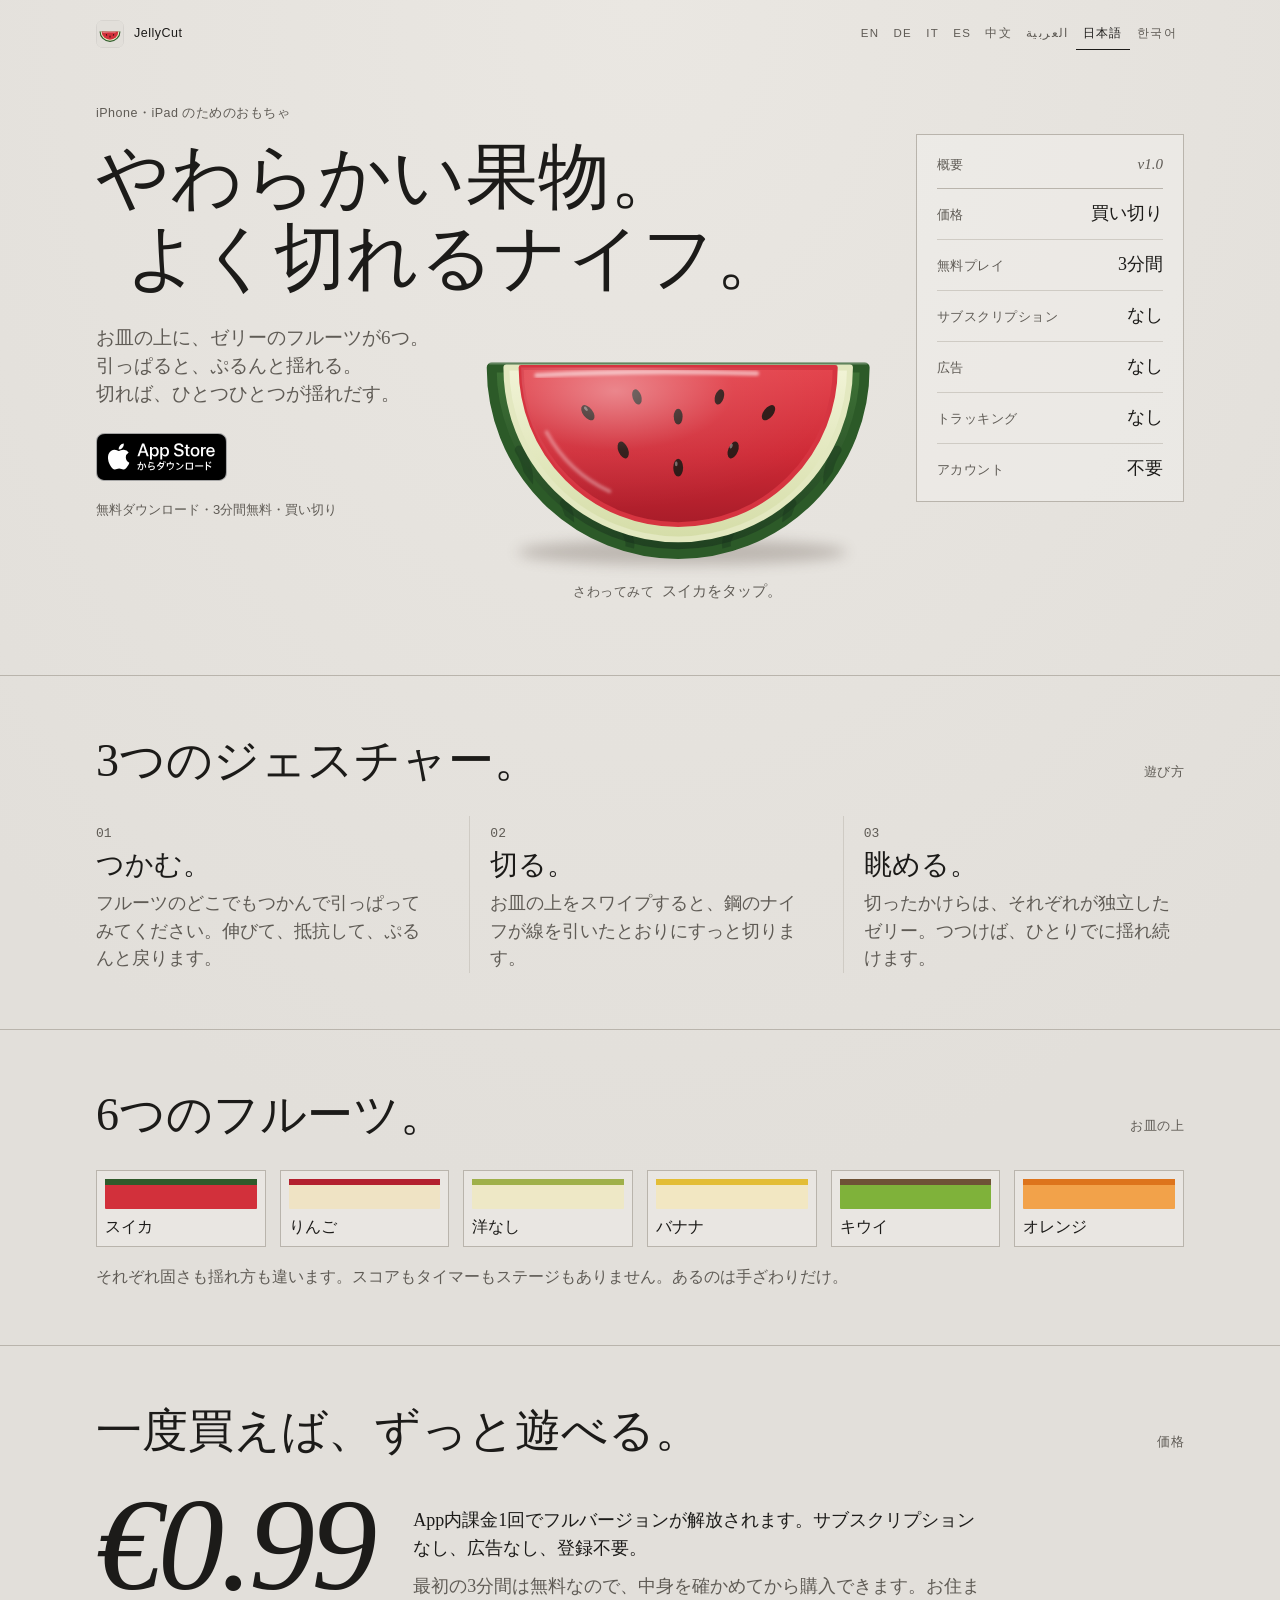
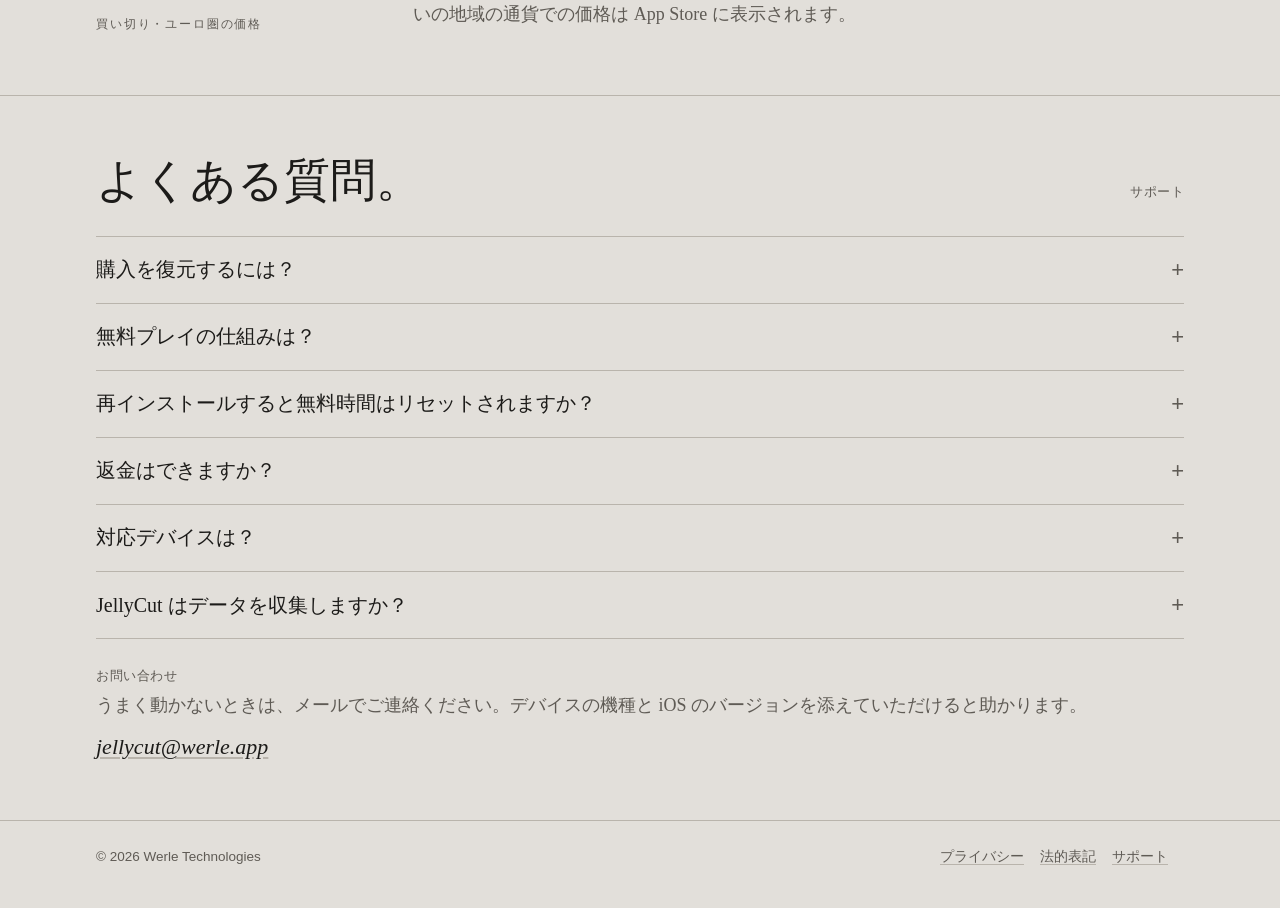
<file: ja/index.html>
<!DOCTYPE html>
<html lang="ja" data-root="../">
<head>
<meta charset="utf-8">
<meta name="viewport" content="width=device-width, initial-scale=1">
<title>JellyCut — ぷるぷる揺れるゼリーのフルーツ（iPhone・iPad）</title>
<meta name="description" content="ゼリーのフルーツをつかんで引っぱると、ぷるんと揺れる。鋼のナイフで切ることもできます。3分間無料、その後は一度きりの購入。広告なし、トラッキングなし、アカウント不要。">
<meta name="theme-color" content="#E2DFDA">
<meta name="apple-itunes-app" content="app-id=6817272978">
<link rel="canonical" href="https://jellycut.werle.app/ja/">
<link rel="alternate" hreflang="en" href="https://jellycut.werle.app/">
<link rel="alternate" hreflang="de" href="https://jellycut.werle.app/de/">
<link rel="alternate" hreflang="it" href="https://jellycut.werle.app/it/">
<link rel="alternate" hreflang="es" href="https://jellycut.werle.app/es/">
<link rel="alternate" hreflang="zh-Hans" href="https://jellycut.werle.app/zh/">
<link rel="alternate" hreflang="ar" href="https://jellycut.werle.app/ar/">
<link rel="alternate" hreflang="ja" href="https://jellycut.werle.app/ja/">
<link rel="alternate" hreflang="ko" href="https://jellycut.werle.app/ko/">
<link rel="alternate" hreflang="x-default" href="https://jellycut.werle.app/">
<meta property="og:title" content="JellyCut">
<meta property="og:description" content="ゼリーのフルーツをつかんで引っぱると、ぷるんと揺れる。鋼のナイフで切ることもできます。3分間無料、その後は一度きりの購入。広告なし、トラッキングなし、アカウント不要。">
<meta property="og:type" content="website">
<meta property="og:url" content="https://jellycut.werle.app/ja/">
<link rel="icon" href="../assets/icon.svg" type="image/svg+xml">
<link rel="stylesheet" href="../assets/style.css">
<script src="../assets/config.js" defer></script>
<script src="../assets/site.js" defer></script>
</head>
<body>
<a class="skip" href="#main">本文へスキップ</a>
<header class="wrap topbar">
  <a class="brand" href="./"><img class="js-app-icon" src="../assets/icon.svg" alt="" width="28" height="28"><span class="label">JellyCut</span></a>
  <nav aria-label="言語">
   <ul class="langs">
    <li><a href="../" lang="en" hreflang="en" title="English">EN</a></li>
    <li><a href="../de/" lang="de" hreflang="de" title="Deutsch">DE</a></li>
    <li><a href="../it/" lang="it" hreflang="it" title="Italiano">IT</a></li>
    <li><a href="../es/" lang="es" hreflang="es" title="Español">ES</a></li>
    <li><a href="../zh/" lang="zh-Hans" hreflang="zh-Hans" title="简体中文">中文</a></li>
    <li><a href="../ar/" lang="ar" hreflang="ar" title="العربية">العربية</a></li>
    <li><a href="./" lang="ja" hreflang="ja" title="日本語" aria-current="page">日本語</a></li>
    <li><a href="../ko/" lang="ko" hreflang="ko" title="한국어">한국어</a></li>
   </ul>
  </nav>
</header>

<main id="main">
  <section class="wrap hero">
    <div class="hero-title">
      <p class="label">iPhone・iPad のためのおもちゃ</p>
      <h1 class="display"><span class="l1">やわらかい果物。</span> <span class="l2">よく切れるナイフ。</span></h1>
    </div>
    <div class="hero-copy">
      <p class="lede"><span>お皿の上に、ゼリーのフルーツが6つ。</span><span>引っぱると、ぷるんと揺れる。</span><span>切れば、ひとつひとつが揺れだす。</span></p>
      <span class="cta" id="store-cta" data-live-label="App Storeからダウンロード"><svg viewBox="0 0 24 24" aria-hidden="true" focusable="false"><path fill="currentColor" d="M16.4 12.6c0-2.3 1.9-3.4 2-3.5-1.1-1.6-2.8-1.8-3.4-1.8-1.4-.1-2.8.9-3.5.9-.7 0-1.8-.9-3-.8-1.5 0-3 .9-3.8 2.3-1.6 2.8-.4 7 1.2 9.2.8 1.1 1.7 2.4 2.9 2.3 1.2 0 1.6-.7 3-.7s1.8.7 3 .7c1.3 0 2.1-1.1 2.8-2.3.9-1.3 1.3-2.5 1.3-2.6-.1 0-2.5-.9-2.5-3.7zM14.1 5.8c.6-.8 1.1-1.8 1-2.8-.9 0-2 .6-2.6 1.4-.6.7-1.1 1.7-1 2.7 1 .1 2-.5 2.6-1.3z"/></svg>App Storeで近日公開</span>
      <span class="cta-note" id="store-note">無料ダウンロード・3分間無料・買い切り</span>
    </div>

    <figure class="specimen">
      <button type="button" id="jelly-btn" aria-label="ゼリーのスイカ。タップすると揺れます。">
<svg viewBox="10 104 420 236" role="img" aria-hidden="true" focusable="false">
  <defs>
    <linearGradient id="flesh" x1="0" y1="0" x2="0" y2="1">
      <stop offset="0" stop-color="#E4434C"/><stop offset="0.55" stop-color="#CF2A36"/><stop offset="1" stop-color="#A81C29"/>
    </linearGradient>
    <linearGradient id="band" x1="0" y1="0" x2="0" y2="1">
      <stop offset="0" stop-color="#F1F3D6"/><stop offset="1" stop-color="#D5DDA8"/>
    </linearGradient>
    <linearGradient id="rind" x1="0" y1="0" x2="0" y2="1">
      <stop offset="0" stop-color="#3E7236"/><stop offset="1" stop-color="#1F4020"/>
    </linearGradient>
    <radialGradient id="sheen" cx="0.3" cy="0.15" r="0.75">
      <stop offset="0" stop-color="#fff" stop-opacity="0.38"/><stop offset="0.5" stop-color="#fff" stop-opacity="0.06"/><stop offset="1" stop-color="#fff" stop-opacity="0"/>
    </radialGradient>
    <filter id="soft" x="-20%" y="-50%" width="140%" height="200%"><feGaussianBlur stdDeviation="7"/></filter>
    <filter id="gloss" x="-10%" y="-50%" width="120%" height="200%"><feGaussianBlur stdDeviation="1.6"/></filter>
    <clipPath id="rindclip"><path d="M30 130 A190 190 0 0 0 410 130 Z"/></clipPath>
    <clipPath id="fleshclip"><path d="M60 130 A160 160 0 0 0 380 130 Z"/></clipPath>
  </defs>
  <ellipse class="shadow" cx="224" cy="318" rx="168" ry="13" fill="#4A3B30" opacity="0.26" filter="url(#soft)"/>
  <g class="jelly" id="jelly">
    <path d="M30 130 A190 190 0 0 0 410 130 Z" fill="url(#rind)" stroke="#2C5A28" stroke-width="10" stroke-linejoin="round"/>
    <g clip-path="url(#rindclip)" opacity="0.35" stroke="#16301A" stroke-width="9" fill="none" stroke-linecap="round">
      <path d="M58 214 q14 22 8 44"/><path d="M104 268 q10 16 2 34"/><path d="M168 300 q6 10 0 20"/>
      <path d="M272 300 q-6 10 0 20"/><path d="M336 268 q-10 16 -2 34"/><path d="M382 214 q-14 22 -8 44"/>
    </g>
    <path d="M45 130 A175 175 0 0 0 395 130 Z" fill="url(#band)" stroke="#E3E8C0" stroke-width="6" stroke-linejoin="round"/>
    <path d="M60 130 A160 160 0 0 0 380 130 Z" fill="url(#flesh)" stroke="#D63440" stroke-width="5" stroke-linejoin="round"/>
    <g clip-path="url(#fleshclip)" fill="#2A1411">
      <ellipse cx="128" cy="176" rx="5" ry="9" transform="rotate(-38 128 176)"/>
      <ellipse cx="164" cy="214" rx="5" ry="9" transform="rotate(-22 164 214)"/>
      <ellipse cx="220" cy="232" rx="5" ry="9"/>
      <ellipse cx="276" cy="214" rx="5" ry="9" transform="rotate(22 276 214)"/>
      <ellipse cx="312" cy="176" rx="5" ry="9" transform="rotate(38 312 176)"/>
      <ellipse cx="178" cy="160" rx="4.5" ry="8" transform="rotate(-18 178 160)"/>
      <ellipse cx="262" cy="160" rx="4.5" ry="8" transform="rotate(18 262 160)"/>
      <ellipse cx="220" cy="180" rx="4.5" ry="8"/>
      <g fill="#fff" opacity="0.35">
        <ellipse cx="126" cy="172" rx="1.4" ry="2.6" transform="rotate(-38 126 172)"/>
        <ellipse cx="218" cy="228" rx="1.4" ry="2.6"/><ellipse cx="274" cy="210" rx="1.4" ry="2.6" transform="rotate(22 274 210)"/>
      </g>
    </g>
    <path d="M60 130 A160 160 0 0 0 380 130 Z" fill="url(#sheen)"/>
    <path d="M76 138 Q180 132 300 136" stroke="#fff" stroke-opacity="0.55" stroke-width="5" stroke-linecap="round" fill="none" filter="url(#gloss)"/>
    <path d="M86 196 A140 140 0 0 0 150 256" stroke="#fff" stroke-opacity="0.35" stroke-width="4" stroke-linecap="round" fill="none" filter="url(#gloss)"/>
    <path d="M28 126 L412 126" stroke="#fff" stroke-opacity="0.25" stroke-width="2" stroke-linecap="round"/>
  </g>
</svg>
      </button>
      <figcaption class="specimen-caption"><span class="label">さわってみて</span>スイカをタップ。</figcaption>
    </figure>

    <aside class="panel" aria-labelledby="glance">
      <div class="panel-head"><span class="label" id="glance">概要</span><em>v1.0</em></div>
      <dl class="facts">
        <div><dt class="label">価格</dt><dd>買い切り</dd></div>
        <div><dt class="label">無料プレイ</dt><dd>3分間</dd></div>
        <div><dt class="label">サブスクリプション</dt><dd>なし</dd></div>
        <div><dt class="label">広告</dt><dd>なし</dd></div>
        <div><dt class="label">トラッキング</dt><dd>なし</dd></div>
        <div><dt class="label">アカウント</dt><dd>不要</dd></div>
      </dl>
    </aside>
  </section>

  <section class="section" aria-labelledby="how">
   <div class="wrap">
    <div class="section-head"><h2 id="how">3つのジェスチャー。</h2><span class="label">遊び方</span></div>
    <ol class="steps">
      <li><span class="num">01</span><h3>つかむ。</h3><p>フルーツのどこでもつかんで引っぱってみてください。伸びて、抵抗して、ぷるんと戻ります。</p></li>
      <li><span class="num">02</span><h3>切る。</h3><p>お皿の上をスワイプすると、鋼のナイフが線を引いたとおりにすっと切ります。</p></li>
      <li><span class="num">03</span><h3>眺める。</h3><p>切ったかけらは、それぞれが独立したゼリー。つつけば、ひとりでに揺れ続けます。</p></li>
    </ol>
   </div>
  </section>

  <section class="section" aria-labelledby="fruit">
   <div class="wrap">
    <div class="section-head"><h2 id="fruit">6つのフルーツ。</h2><span class="label">お皿の上</span></div>
    <ul class="fruits">
      <li><span class="swatch" style="--top:#2F5A2B;background:#D2303B" aria-hidden="true"></span><span class="name">スイカ</span></li>
      <li><span class="swatch" style="--top:#B3202E;background:#EFE3C4" aria-hidden="true"></span><span class="name">りんご</span></li>
      <li><span class="swatch" style="--top:#9FB04A;background:#EEE8C6" aria-hidden="true"></span><span class="name">洋なし</span></li>
      <li><span class="swatch" style="--top:#E3BD35;background:#F2E7C2" aria-hidden="true"></span><span class="name">バナナ</span></li>
      <li><span class="swatch" style="--top:#6E5236;background:#7FB23A" aria-hidden="true"></span><span class="name">キウイ</span></li>
      <li><span class="swatch" style="--top:#DD741C;background:#F2A24A" aria-hidden="true"></span><span class="name">オレンジ</span></li>
    </ul>
    <p class="fruits-note">それぞれ固さも揺れ方も違います。スコアもタイマーもステージもありません。あるのは手ざわりだけ。</p>
   </div>
  </section>

  <section class="section" id="screens" aria-labelledby="screens-h" hidden>
   <div class="wrap">
    <div class="section-head"><h2 id="screens-h">アプリの画面。</h2><span class="label">スクリーンショット</span></div>
    <ul class="gallery">
        <li><img data-src="../assets/shot-01.png" alt="JellyCut のスクリーンショット 1" width="1179" height="2556" loading="lazy"></li>
        <li><img data-src="../assets/shot-02.png" alt="JellyCut のスクリーンショット 2" width="1179" height="2556" loading="lazy"></li>
        <li><img data-src="../assets/shot-03.png" alt="JellyCut のスクリーンショット 3" width="1179" height="2556" loading="lazy"></li>
        <li><img data-src="../assets/shot-04.png" alt="JellyCut のスクリーンショット 4" width="1179" height="2556" loading="lazy"></li>
        <li><img data-src="../assets/shot-05.png" alt="JellyCut のスクリーンショット 5" width="1179" height="2556" loading="lazy"></li>
    </ul>
   </div>
  </section>

  <section class="section" aria-labelledby="price">
   <div class="wrap">
    <div class="section-head"><h2 id="price">一度買えば、ずっと遊べる。</h2><span class="label">価格</span></div>
    <div class="price">
      <p class="price-figure">€0.99<small>買い切り・ユーロ圏の価格</small></p>
      <div>
        <p>App内課金1回でフルバージョンが解放されます。サブスクリプションなし、広告なし、登録不要。</p>
        <p class="muted">最初の3分間は無料なので、中身を確かめてから購入できます。お住まいの地域の通貨での価格は App Store に表示されます。</p>
      </div>
    </div>
   </div>
  </section>

  <section class="section" id="support" aria-labelledby="support-h">
   <div class="wrap">
    <div class="section-head"><h2 id="support-h">よくある質問。</h2><span class="label">サポート</span></div>
    <div class="faq">
      <details><summary>購入を復元するには？</summary><div class="answer"><p>JellyCut のフルバージョン画面を開き、「購入を復元」をタップしてください。購入時と同じ Apple アカウントを使用してください。同じアカウントでサインインしているほかの iPhone や iPad でも同様です。</p></div></details>
      <details><summary>無料プレイの仕組みは？</summary><div class="answer"><p>実際に遊んだ時間で3分間です。フルーツに触れている間だけカウントされ、アプリがバックグラウンドで開いているだけでは減りません。その後は、一度の購入で制限なく遊べます。</p></div></details>
      <details><summary>再インストールすると無料時間はリセットされますか？</summary><div class="answer"><p>いいえ。使った時間はデバイスのキーチェーンに保存されるため、再インストールしても残ります。この情報がデバイスの外に出ることはありません。</p></div></details>
      <details><summary>返金はできますか？</summary><div class="answer"><p>購入は Apple が処理するため、返金も Apple が行います。<bdi><a href="https://reportaproblem.apple.com" rel="noopener">reportaproblem.apple.com</a></bdi> からリクエストしてください。私たちは支払い情報を見ることができず、直接返金することもできません。</p></div></details>
      <details><summary>対応デバイスは？</summary><div class="answer"><p>iOS 17 以降の iPhone と iPad。</p></div></details>
      <details><summary>JellyCut はデータを収集しますか？</summary><div class="answer"><p>アカウントなし、広告なし、トラッキングなし。デバイスから送信されるのは、匿名のクラッシュレポートと購入の確認だけです。詳しくは<a href="../privacy.html" hreflang="en">プライバシーポリシー</a>（英語）をご覧ください。</p></div></details>
    </div>
    <div class="contact">
      <span class="label">お問い合わせ</span>
      <p style="margin:0" class="muted">うまく動かないときは、メールでご連絡ください。デバイスの機種と iOS のバージョンを添えていただけると助かります。</p>
      <p class="mail"><a href="mailto:jellycut@werle.app" dir="ltr">jellycut@werle.app</a></p>
    </div>
   </div>
  </section>
</main>

<footer class="footer">
  <div class="wrap row">
    <span dir="ltr">© 2026 Werle Technologies</span>
    <nav aria-label="Legal">
      <a href="../privacy.html" hreflang="en">プライバシー</a><a href="../impressum.html" hreflang="en">法的表記</a><a href="#support">サポート</a>
    </nav>
  </div>
</footer>
</body>
</html>
</file>
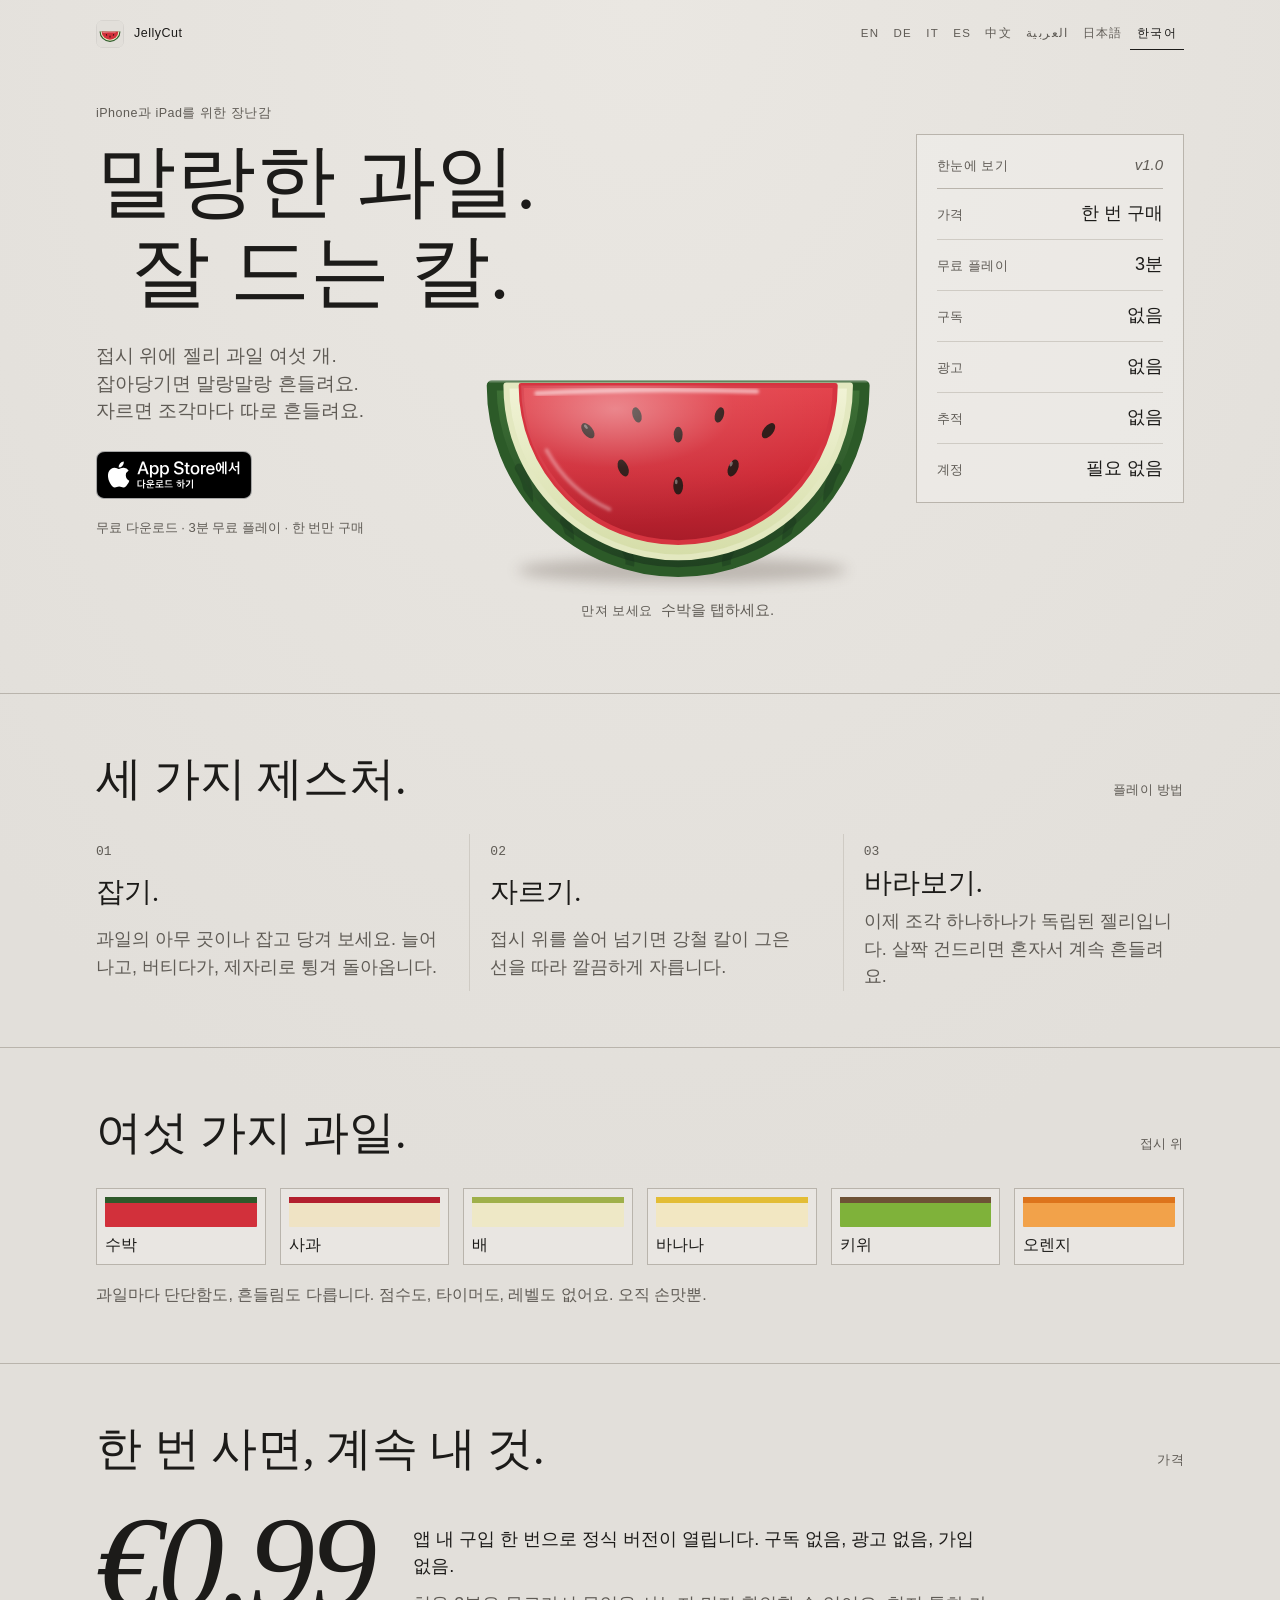
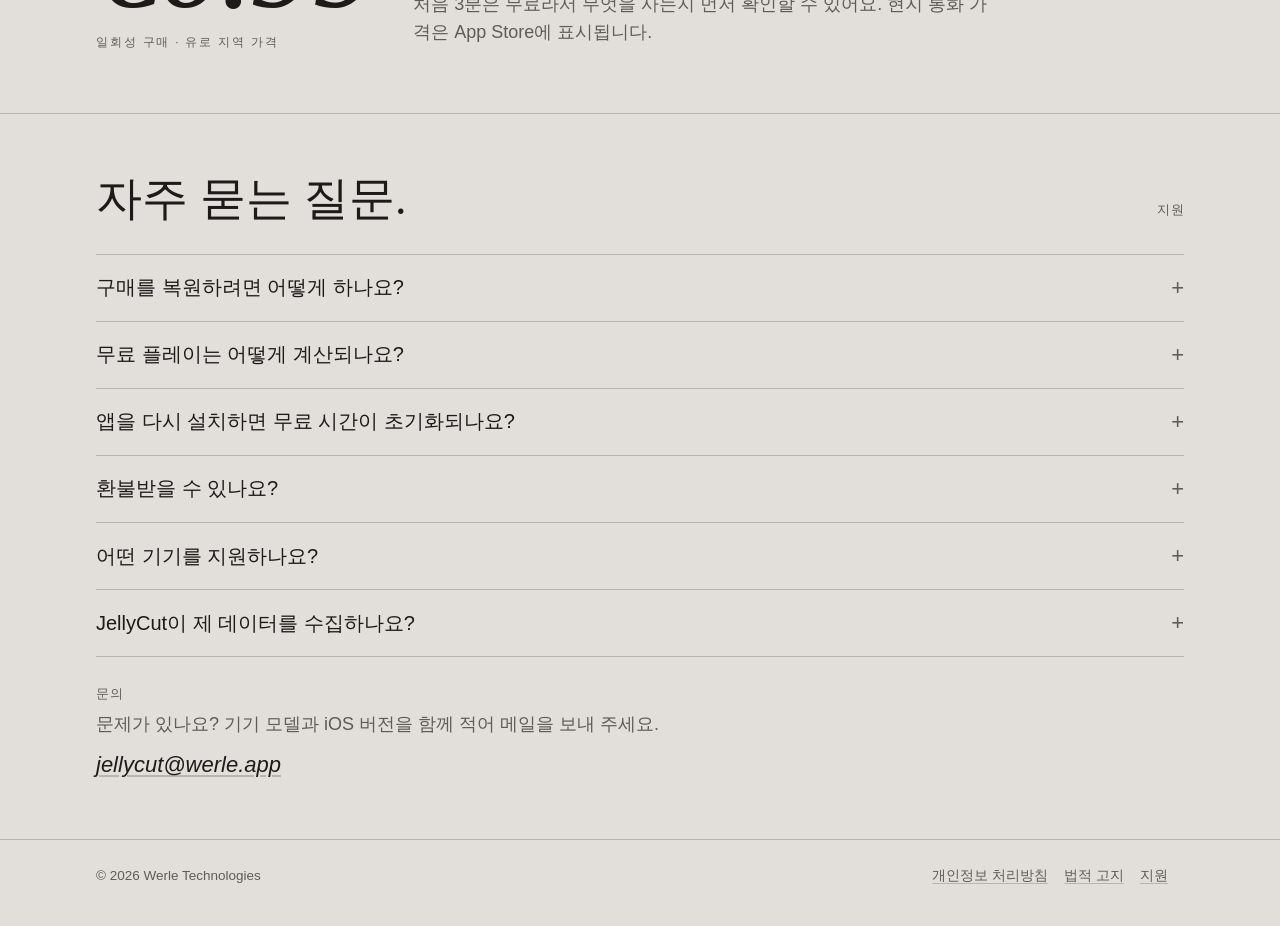
<file: ko/index.html>
<!DOCTYPE html>
<html lang="ko" data-root="../">
<head>
<meta charset="utf-8">
<meta name="viewport" content="width=device-width, initial-scale=1">
<title>JellyCut — 말랑하게 흔들리는 젤리 과일 (iPhone·iPad)</title>
<meta name="description" content="젤리 과일을 잡아당기면 말랑하게 흔들립니다. 강철 칼로 잘라 보세요. 3분 무료, 이후 한 번만 구매. 광고 없음, 추적 없음, 계정 불필요.">
<meta name="theme-color" content="#E2DFDA">
<meta name="apple-itunes-app" content="app-id=6817272978">
<link rel="canonical" href="https://jellycut.werle.app/ko/">
<link rel="alternate" hreflang="en" href="https://jellycut.werle.app/">
<link rel="alternate" hreflang="de" href="https://jellycut.werle.app/de/">
<link rel="alternate" hreflang="it" href="https://jellycut.werle.app/it/">
<link rel="alternate" hreflang="es" href="https://jellycut.werle.app/es/">
<link rel="alternate" hreflang="zh-Hans" href="https://jellycut.werle.app/zh/">
<link rel="alternate" hreflang="ar" href="https://jellycut.werle.app/ar/">
<link rel="alternate" hreflang="ja" href="https://jellycut.werle.app/ja/">
<link rel="alternate" hreflang="ko" href="https://jellycut.werle.app/ko/">
<link rel="alternate" hreflang="x-default" href="https://jellycut.werle.app/">
<meta property="og:title" content="JellyCut">
<meta property="og:description" content="젤리 과일을 잡아당기면 말랑하게 흔들립니다. 강철 칼로 잘라 보세요. 3분 무료, 이후 한 번만 구매. 광고 없음, 추적 없음, 계정 불필요.">
<meta property="og:type" content="website">
<meta property="og:url" content="https://jellycut.werle.app/ko/">
<link rel="icon" href="../assets/icon.svg" type="image/svg+xml">
<link rel="stylesheet" href="../assets/style.css">
<script src="../assets/config.js" defer></script>
<script src="../assets/site.js" defer></script>
</head>
<body>
<a class="skip" href="#main">본문으로 건너뛰기</a>
<header class="wrap topbar">
  <a class="brand" href="./"><img class="js-app-icon" src="../assets/icon.svg" alt="" width="28" height="28"><span class="label">JellyCut</span></a>
  <nav aria-label="언어">
   <ul class="langs">
    <li><a href="../" lang="en" hreflang="en" title="English">EN</a></li>
    <li><a href="../de/" lang="de" hreflang="de" title="Deutsch">DE</a></li>
    <li><a href="../it/" lang="it" hreflang="it" title="Italiano">IT</a></li>
    <li><a href="../es/" lang="es" hreflang="es" title="Español">ES</a></li>
    <li><a href="../zh/" lang="zh-Hans" hreflang="zh-Hans" title="简体中文">中文</a></li>
    <li><a href="../ar/" lang="ar" hreflang="ar" title="العربية">العربية</a></li>
    <li><a href="../ja/" lang="ja" hreflang="ja" title="日本語">日本語</a></li>
    <li><a href="./" lang="ko" hreflang="ko" title="한국어" aria-current="page">한국어</a></li>
   </ul>
  </nav>
</header>

<main id="main">
  <section class="wrap hero">
    <div class="hero-title">
      <p class="label">iPhone과 iPad를 위한 장난감</p>
      <h1 class="display"><span class="l1">말랑한 과일.</span> <span class="l2">잘 드는 칼.</span></h1>
    </div>
    <div class="hero-copy">
      <p class="lede"><span>접시 위에 젤리 과일 여섯 개.</span><span>잡아당기면 말랑말랑 흔들려요.</span><span>자르면 조각마다 따로 흔들려요.</span></p>
      <span class="cta" id="store-cta" data-live-label="App Store에서 다운로드"><svg viewBox="0 0 24 24" aria-hidden="true" focusable="false"><path fill="currentColor" d="M16.4 12.6c0-2.3 1.9-3.4 2-3.5-1.1-1.6-2.8-1.8-3.4-1.8-1.4-.1-2.8.9-3.5.9-.7 0-1.8-.9-3-.8-1.5 0-3 .9-3.8 2.3-1.6 2.8-.4 7 1.2 9.2.8 1.1 1.7 2.4 2.9 2.3 1.2 0 1.6-.7 3-.7s1.8.7 3 .7c1.3 0 2.1-1.1 2.8-2.3.9-1.3 1.3-2.5 1.3-2.6-.1 0-2.5-.9-2.5-3.7zM14.1 5.8c.6-.8 1.1-1.8 1-2.8-.9 0-2 .6-2.6 1.4-.6.7-1.1 1.7-1 2.7 1 .1 2-.5 2.6-1.3z"/></svg>App Store 출시 예정</span>
      <span class="cta-note" id="store-note">무료 다운로드 · 3분 무료 플레이 · 한 번만 구매</span>
    </div>

    <figure class="specimen">
      <button type="button" id="jelly-btn" aria-label="젤리로 된 수박 조각. 탭하면 흔들립니다.">
<svg viewBox="10 104 420 236" role="img" aria-hidden="true" focusable="false">
  <defs>
    <linearGradient id="flesh" x1="0" y1="0" x2="0" y2="1">
      <stop offset="0" stop-color="#E4434C"/><stop offset="0.55" stop-color="#CF2A36"/><stop offset="1" stop-color="#A81C29"/>
    </linearGradient>
    <linearGradient id="band" x1="0" y1="0" x2="0" y2="1">
      <stop offset="0" stop-color="#F1F3D6"/><stop offset="1" stop-color="#D5DDA8"/>
    </linearGradient>
    <linearGradient id="rind" x1="0" y1="0" x2="0" y2="1">
      <stop offset="0" stop-color="#3E7236"/><stop offset="1" stop-color="#1F4020"/>
    </linearGradient>
    <radialGradient id="sheen" cx="0.3" cy="0.15" r="0.75">
      <stop offset="0" stop-color="#fff" stop-opacity="0.38"/><stop offset="0.5" stop-color="#fff" stop-opacity="0.06"/><stop offset="1" stop-color="#fff" stop-opacity="0"/>
    </radialGradient>
    <filter id="soft" x="-20%" y="-50%" width="140%" height="200%"><feGaussianBlur stdDeviation="7"/></filter>
    <filter id="gloss" x="-10%" y="-50%" width="120%" height="200%"><feGaussianBlur stdDeviation="1.6"/></filter>
    <clipPath id="rindclip"><path d="M30 130 A190 190 0 0 0 410 130 Z"/></clipPath>
    <clipPath id="fleshclip"><path d="M60 130 A160 160 0 0 0 380 130 Z"/></clipPath>
  </defs>
  <ellipse class="shadow" cx="224" cy="318" rx="168" ry="13" fill="#4A3B30" opacity="0.26" filter="url(#soft)"/>
  <g class="jelly" id="jelly">
    <path d="M30 130 A190 190 0 0 0 410 130 Z" fill="url(#rind)" stroke="#2C5A28" stroke-width="10" stroke-linejoin="round"/>
    <g clip-path="url(#rindclip)" opacity="0.35" stroke="#16301A" stroke-width="9" fill="none" stroke-linecap="round">
      <path d="M58 214 q14 22 8 44"/><path d="M104 268 q10 16 2 34"/><path d="M168 300 q6 10 0 20"/>
      <path d="M272 300 q-6 10 0 20"/><path d="M336 268 q-10 16 -2 34"/><path d="M382 214 q-14 22 -8 44"/>
    </g>
    <path d="M45 130 A175 175 0 0 0 395 130 Z" fill="url(#band)" stroke="#E3E8C0" stroke-width="6" stroke-linejoin="round"/>
    <path d="M60 130 A160 160 0 0 0 380 130 Z" fill="url(#flesh)" stroke="#D63440" stroke-width="5" stroke-linejoin="round"/>
    <g clip-path="url(#fleshclip)" fill="#2A1411">
      <ellipse cx="128" cy="176" rx="5" ry="9" transform="rotate(-38 128 176)"/>
      <ellipse cx="164" cy="214" rx="5" ry="9" transform="rotate(-22 164 214)"/>
      <ellipse cx="220" cy="232" rx="5" ry="9"/>
      <ellipse cx="276" cy="214" rx="5" ry="9" transform="rotate(22 276 214)"/>
      <ellipse cx="312" cy="176" rx="5" ry="9" transform="rotate(38 312 176)"/>
      <ellipse cx="178" cy="160" rx="4.5" ry="8" transform="rotate(-18 178 160)"/>
      <ellipse cx="262" cy="160" rx="4.5" ry="8" transform="rotate(18 262 160)"/>
      <ellipse cx="220" cy="180" rx="4.5" ry="8"/>
      <g fill="#fff" opacity="0.35">
        <ellipse cx="126" cy="172" rx="1.4" ry="2.6" transform="rotate(-38 126 172)"/>
        <ellipse cx="218" cy="228" rx="1.4" ry="2.6"/><ellipse cx="274" cy="210" rx="1.4" ry="2.6" transform="rotate(22 274 210)"/>
      </g>
    </g>
    <path d="M60 130 A160 160 0 0 0 380 130 Z" fill="url(#sheen)"/>
    <path d="M76 138 Q180 132 300 136" stroke="#fff" stroke-opacity="0.55" stroke-width="5" stroke-linecap="round" fill="none" filter="url(#gloss)"/>
    <path d="M86 196 A140 140 0 0 0 150 256" stroke="#fff" stroke-opacity="0.35" stroke-width="4" stroke-linecap="round" fill="none" filter="url(#gloss)"/>
    <path d="M28 126 L412 126" stroke="#fff" stroke-opacity="0.25" stroke-width="2" stroke-linecap="round"/>
  </g>
</svg>
      </button>
      <figcaption class="specimen-caption"><span class="label">만져 보세요</span>수박을 탭하세요.</figcaption>
    </figure>

    <aside class="panel" aria-labelledby="glance">
      <div class="panel-head"><span class="label" id="glance">한눈에 보기</span><em>v1.0</em></div>
      <dl class="facts">
        <div><dt class="label">가격</dt><dd>한 번 구매</dd></div>
        <div><dt class="label">무료 플레이</dt><dd>3분</dd></div>
        <div><dt class="label">구독</dt><dd>없음</dd></div>
        <div><dt class="label">광고</dt><dd>없음</dd></div>
        <div><dt class="label">추적</dt><dd>없음</dd></div>
        <div><dt class="label">계정</dt><dd>필요 없음</dd></div>
      </dl>
    </aside>
  </section>

  <section class="section" aria-labelledby="how">
   <div class="wrap">
    <div class="section-head"><h2 id="how">세 가지 제스처.</h2><span class="label">플레이 방법</span></div>
    <ol class="steps">
      <li><span class="num">01</span><h3>잡기.</h3><p>과일의 아무 곳이나 잡고 당겨 보세요. 늘어나고, 버티다가, 제자리로 튕겨 돌아옵니다.</p></li>
      <li><span class="num">02</span><h3>자르기.</h3><p>접시 위를 쓸어 넘기면 강철 칼이 그은 선을 따라 깔끔하게 자릅니다.</p></li>
      <li><span class="num">03</span><h3>바라보기.</h3><p>이제 조각 하나하나가 독립된 젤리입니다. 살짝 건드리면 혼자서 계속 흔들려요.</p></li>
    </ol>
   </div>
  </section>

  <section class="section" aria-labelledby="fruit">
   <div class="wrap">
    <div class="section-head"><h2 id="fruit">여섯 가지 과일.</h2><span class="label">접시 위</span></div>
    <ul class="fruits">
      <li><span class="swatch" style="--top:#2F5A2B;background:#D2303B" aria-hidden="true"></span><span class="name">수박</span></li>
      <li><span class="swatch" style="--top:#B3202E;background:#EFE3C4" aria-hidden="true"></span><span class="name">사과</span></li>
      <li><span class="swatch" style="--top:#9FB04A;background:#EEE8C6" aria-hidden="true"></span><span class="name">배</span></li>
      <li><span class="swatch" style="--top:#E3BD35;background:#F2E7C2" aria-hidden="true"></span><span class="name">바나나</span></li>
      <li><span class="swatch" style="--top:#6E5236;background:#7FB23A" aria-hidden="true"></span><span class="name">키위</span></li>
      <li><span class="swatch" style="--top:#DD741C;background:#F2A24A" aria-hidden="true"></span><span class="name">오렌지</span></li>
    </ul>
    <p class="fruits-note">과일마다 단단함도, 흔들림도 다릅니다. 점수도, 타이머도, 레벨도 없어요. 오직 손맛뿐.</p>
   </div>
  </section>

  <section class="section" id="screens" aria-labelledby="screens-h" hidden>
   <div class="wrap">
    <div class="section-head"><h2 id="screens-h">앱 화면.</h2><span class="label">스크린샷</span></div>
    <ul class="gallery">
        <li><img data-src="../assets/shot-01.png" alt="JellyCut 스크린샷 1" width="1179" height="2556" loading="lazy"></li>
        <li><img data-src="../assets/shot-02.png" alt="JellyCut 스크린샷 2" width="1179" height="2556" loading="lazy"></li>
        <li><img data-src="../assets/shot-03.png" alt="JellyCut 스크린샷 3" width="1179" height="2556" loading="lazy"></li>
        <li><img data-src="../assets/shot-04.png" alt="JellyCut 스크린샷 4" width="1179" height="2556" loading="lazy"></li>
        <li><img data-src="../assets/shot-05.png" alt="JellyCut 스크린샷 5" width="1179" height="2556" loading="lazy"></li>
    </ul>
   </div>
  </section>

  <section class="section" aria-labelledby="price">
   <div class="wrap">
    <div class="section-head"><h2 id="price">한 번 사면, 계속 내 것.</h2><span class="label">가격</span></div>
    <div class="price">
      <p class="price-figure">€0.99<small>일회성 구매 · 유로 지역 가격</small></p>
      <div>
        <p>앱 내 구입 한 번으로 정식 버전이 열립니다. 구독 없음, 광고 없음, 가입 없음.</p>
        <p class="muted">처음 3분은 무료라서 무엇을 사는지 먼저 확인할 수 있어요. 현지 통화 가격은 App Store에 표시됩니다.</p>
      </div>
    </div>
   </div>
  </section>

  <section class="section" id="support" aria-labelledby="support-h">
   <div class="wrap">
    <div class="section-head"><h2 id="support-h">자주 묻는 질문.</h2><span class="label">지원</span></div>
    <div class="faq">
      <details><summary>구매를 복원하려면 어떻게 하나요?</summary><div class="answer"><p>JellyCut에서 정식 버전 화면을 열고 ‘구입 내역 복원’을 탭하세요. 구매할 때 사용한 것과 같은 Apple 계정을 사용해야 합니다. 같은 계정으로 로그인한 다른 iPhone과 iPad에서도 똑같이 됩니다.</p></div></details>
      <details><summary>무료 플레이는 어떻게 계산되나요?</summary><div class="answer"><p>실제로 플레이한 시간 기준으로 3분입니다. 과일을 만지는 동안에만 시간이 흐르고, 앱이 백그라운드에 열려 있을 때는 흐르지 않습니다. 그 후에는 한 번 구매로 제한 없이 계속 즐길 수 있어요.</p></div></details>
      <details><summary>앱을 다시 설치하면 무료 시간이 초기화되나요?</summary><div class="answer"><p>아니요. 사용한 시간은 기기의 키체인에 저장되므로 다시 설치해도 유지됩니다. 이 정보는 기기 밖으로 나가지 않습니다.</p></div></details>
      <details><summary>환불받을 수 있나요?</summary><div class="answer"><p>구매는 Apple이 처리하므로 환불도 Apple을 통해 이루어집니다. <bdi><a href="https://reportaproblem.apple.com" rel="noopener">reportaproblem.apple.com</a></bdi>에서 요청하세요. 저희는 결제 정보를 볼 수 없고 직접 환불할 수도 없습니다.</p></div></details>
      <details><summary>어떤 기기를 지원하나요?</summary><div class="answer"><p>iOS 17 이상의 iPhone과 iPad.</p></div></details>
      <details><summary>JellyCut이 제 데이터를 수집하나요?</summary><div class="answer"><p>계정 없음, 광고 없음, 추적 없음. 기기 밖으로 나가는 것은 익명 충돌 보고서와 구매 확인뿐입니다. 자세한 내용은 <a href="../privacy.html" hreflang="en">개인정보 처리방침</a>(영문)을 참고하세요.</p></div></details>
    </div>
    <div class="contact">
      <span class="label">문의</span>
      <p style="margin:0" class="muted">문제가 있나요? 기기 모델과 iOS 버전을 함께 적어 메일을 보내 주세요.</p>
      <p class="mail"><a href="mailto:jellycut@werle.app" dir="ltr">jellycut@werle.app</a></p>
    </div>
   </div>
  </section>
</main>

<footer class="footer">
  <div class="wrap row">
    <span dir="ltr">© 2026 Werle Technologies</span>
    <nav aria-label="Legal">
      <a href="../privacy.html" hreflang="en">개인정보 처리방침</a><a href="../impressum.html" hreflang="en">법적 고지</a><a href="#support">지원</a>
    </nav>
  </div>
</footer>
</body>
</html>
</file>
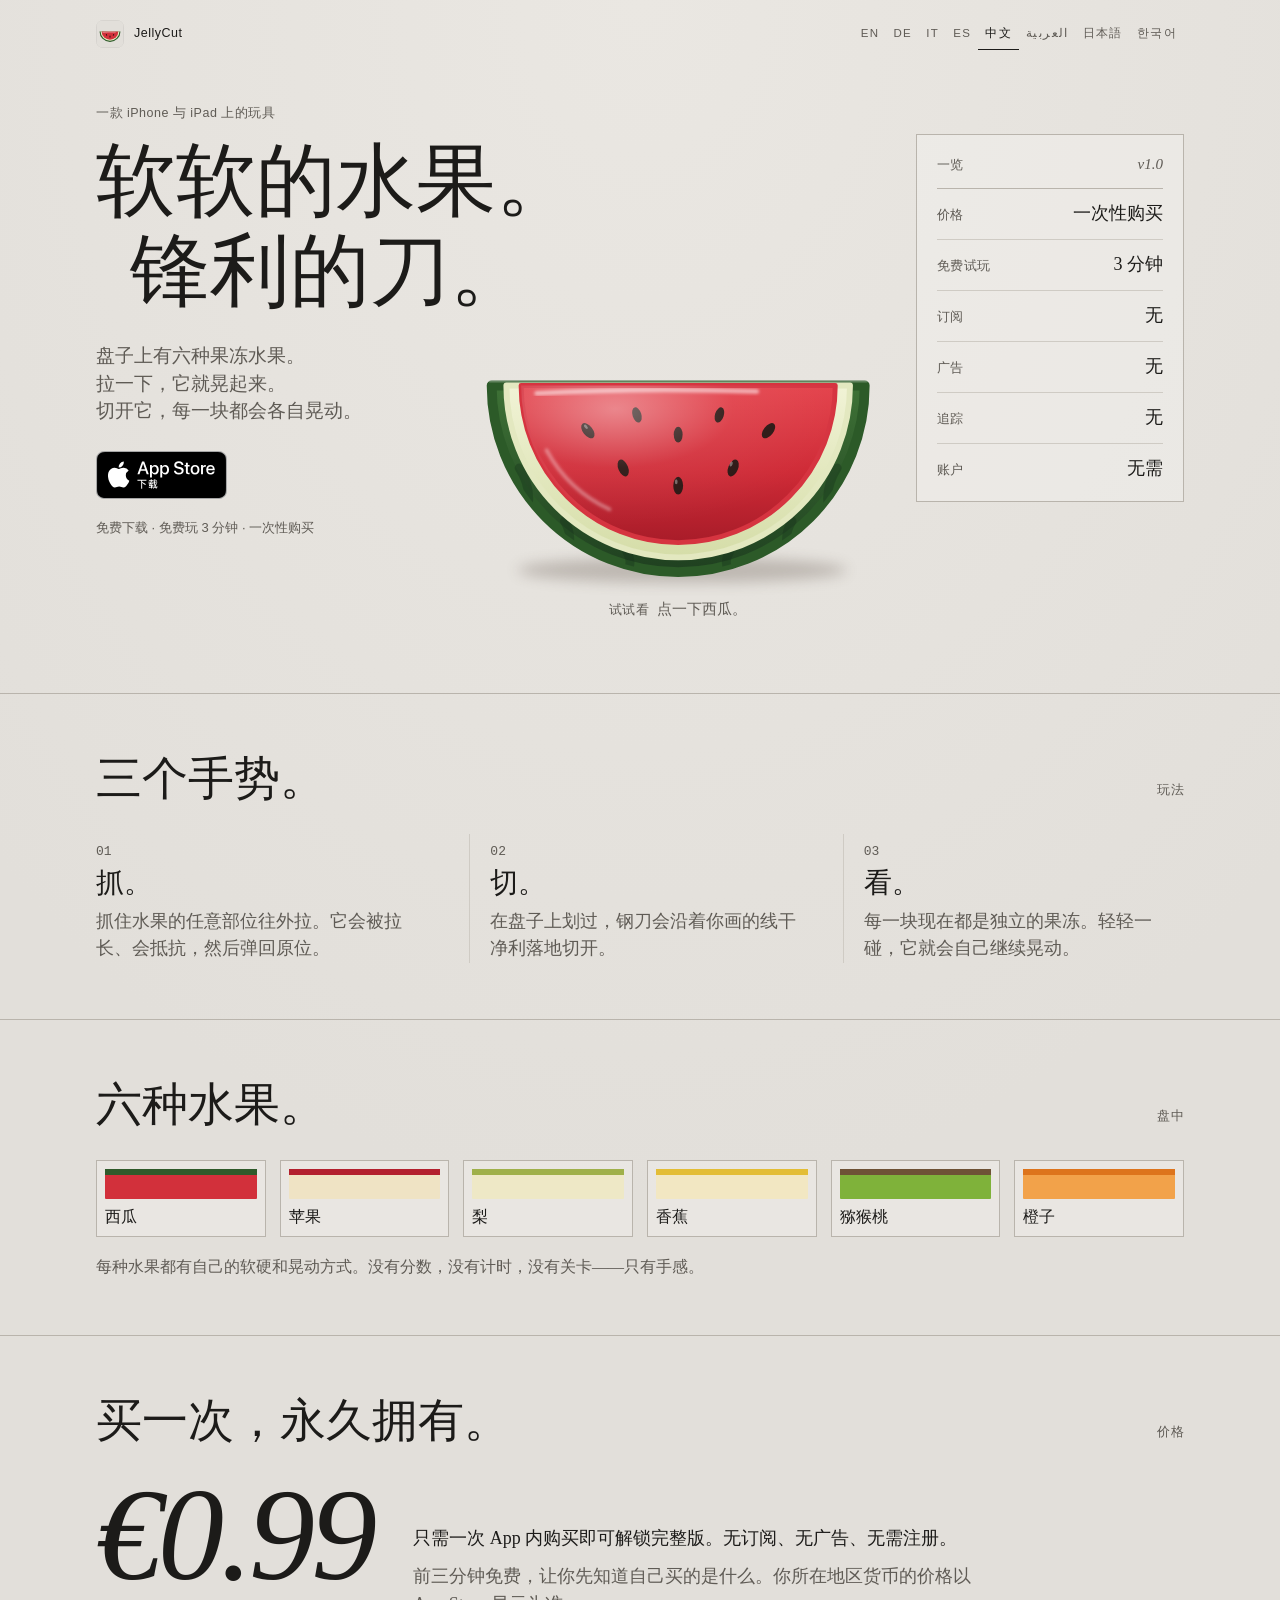
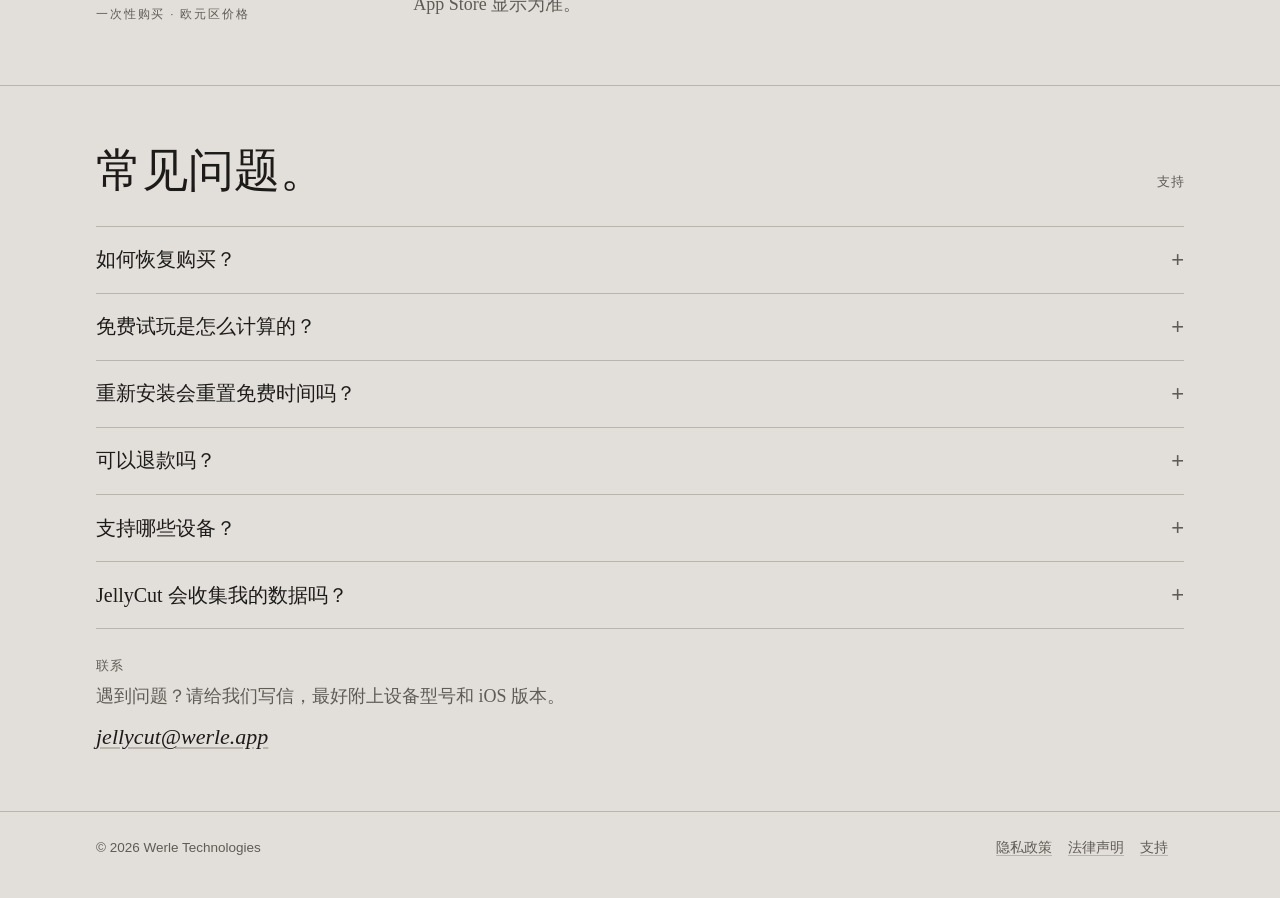
<file: zh/index.html>
<!DOCTYPE html>
<html lang="zh-Hans" data-root="../">
<head>
<meta charset="utf-8">
<meta name="viewport" content="width=device-width, initial-scale=1">
<title>JellyCut — 会晃动的果冻水果，适用于 iPhone 和 iPad</title>
<meta name="description" content="抓住软糯的果冻水果，拉一拉，看它晃动；再用钢刀把它切开。免费玩 3 分钟，之后一次性购买完整版。无广告、无追踪、无需账户。">
<meta name="theme-color" content="#E2DFDA">
<meta name="apple-itunes-app" content="app-id=6817272978">
<link rel="canonical" href="https://jellycut.werle.app/zh/">
<link rel="alternate" hreflang="en" href="https://jellycut.werle.app/">
<link rel="alternate" hreflang="de" href="https://jellycut.werle.app/de/">
<link rel="alternate" hreflang="it" href="https://jellycut.werle.app/it/">
<link rel="alternate" hreflang="es" href="https://jellycut.werle.app/es/">
<link rel="alternate" hreflang="zh-Hans" href="https://jellycut.werle.app/zh/">
<link rel="alternate" hreflang="ar" href="https://jellycut.werle.app/ar/">
<link rel="alternate" hreflang="ja" href="https://jellycut.werle.app/ja/">
<link rel="alternate" hreflang="ko" href="https://jellycut.werle.app/ko/">
<link rel="alternate" hreflang="x-default" href="https://jellycut.werle.app/">
<meta property="og:title" content="JellyCut">
<meta property="og:description" content="抓住软糯的果冻水果，拉一拉，看它晃动；再用钢刀把它切开。免费玩 3 分钟，之后一次性购买完整版。无广告、无追踪、无需账户。">
<meta property="og:type" content="website">
<meta property="og:url" content="https://jellycut.werle.app/zh/">
<link rel="icon" href="../assets/icon.svg" type="image/svg+xml">
<link rel="stylesheet" href="../assets/style.css">
<script src="../assets/config.js" defer></script>
<script src="../assets/site.js" defer></script>
</head>
<body>
<a class="skip" href="#main">跳到正文</a>
<header class="wrap topbar">
  <a class="brand" href="./"><img class="js-app-icon" src="../assets/icon.svg" alt="" width="28" height="28"><span class="label">JellyCut</span></a>
  <nav aria-label="语言">
   <ul class="langs">
    <li><a href="../" lang="en" hreflang="en" title="English">EN</a></li>
    <li><a href="../de/" lang="de" hreflang="de" title="Deutsch">DE</a></li>
    <li><a href="../it/" lang="it" hreflang="it" title="Italiano">IT</a></li>
    <li><a href="../es/" lang="es" hreflang="es" title="Español">ES</a></li>
    <li><a href="./" lang="zh-Hans" hreflang="zh-Hans" title="简体中文" aria-current="page">中文</a></li>
    <li><a href="../ar/" lang="ar" hreflang="ar" title="العربية">العربية</a></li>
    <li><a href="../ja/" lang="ja" hreflang="ja" title="日本語">日本語</a></li>
    <li><a href="../ko/" lang="ko" hreflang="ko" title="한국어">한국어</a></li>
   </ul>
  </nav>
</header>

<main id="main">
  <section class="wrap hero">
    <div class="hero-title">
      <p class="label">一款 iPhone 与 iPad 上的玩具</p>
      <h1 class="display"><span class="l1">软软的水果。</span> <span class="l2">锋利的刀。</span></h1>
    </div>
    <div class="hero-copy">
      <p class="lede"><span>盘子上有六种果冻水果。</span><span>拉一下，它就晃起来。</span><span>切开它，每一块都会各自晃动。</span></p>
      <span class="cta" id="store-cta" data-live-label="在 App Store 下载"><svg viewBox="0 0 24 24" aria-hidden="true" focusable="false"><path fill="currentColor" d="M16.4 12.6c0-2.3 1.9-3.4 2-3.5-1.1-1.6-2.8-1.8-3.4-1.8-1.4-.1-2.8.9-3.5.9-.7 0-1.8-.9-3-.8-1.5 0-3 .9-3.8 2.3-1.6 2.8-.4 7 1.2 9.2.8 1.1 1.7 2.4 2.9 2.3 1.2 0 1.6-.7 3-.7s1.8.7 3 .7c1.3 0 2.1-1.1 2.8-2.3.9-1.3 1.3-2.5 1.3-2.6-.1 0-2.5-.9-2.5-3.7zM14.1 5.8c.6-.8 1.1-1.8 1-2.8-.9 0-2 .6-2.6 1.4-.6.7-1.1 1.7-1 2.7 1 .1 2-.5 2.6-1.3z"/></svg>即将登陆 App Store</span>
      <span class="cta-note" id="store-note">免费下载 · 免费玩 3 分钟 · 一次性购买</span>
    </div>

    <figure class="specimen">
      <button type="button" id="jelly-btn" aria-label="一片果冻西瓜。点一下让它晃动。">
<svg viewBox="10 104 420 236" role="img" aria-hidden="true" focusable="false">
  <defs>
    <linearGradient id="flesh" x1="0" y1="0" x2="0" y2="1">
      <stop offset="0" stop-color="#E4434C"/><stop offset="0.55" stop-color="#CF2A36"/><stop offset="1" stop-color="#A81C29"/>
    </linearGradient>
    <linearGradient id="band" x1="0" y1="0" x2="0" y2="1">
      <stop offset="0" stop-color="#F1F3D6"/><stop offset="1" stop-color="#D5DDA8"/>
    </linearGradient>
    <linearGradient id="rind" x1="0" y1="0" x2="0" y2="1">
      <stop offset="0" stop-color="#3E7236"/><stop offset="1" stop-color="#1F4020"/>
    </linearGradient>
    <radialGradient id="sheen" cx="0.3" cy="0.15" r="0.75">
      <stop offset="0" stop-color="#fff" stop-opacity="0.38"/><stop offset="0.5" stop-color="#fff" stop-opacity="0.06"/><stop offset="1" stop-color="#fff" stop-opacity="0"/>
    </radialGradient>
    <filter id="soft" x="-20%" y="-50%" width="140%" height="200%"><feGaussianBlur stdDeviation="7"/></filter>
    <filter id="gloss" x="-10%" y="-50%" width="120%" height="200%"><feGaussianBlur stdDeviation="1.6"/></filter>
    <clipPath id="rindclip"><path d="M30 130 A190 190 0 0 0 410 130 Z"/></clipPath>
    <clipPath id="fleshclip"><path d="M60 130 A160 160 0 0 0 380 130 Z"/></clipPath>
  </defs>
  <ellipse class="shadow" cx="224" cy="318" rx="168" ry="13" fill="#4A3B30" opacity="0.26" filter="url(#soft)"/>
  <g class="jelly" id="jelly">
    <path d="M30 130 A190 190 0 0 0 410 130 Z" fill="url(#rind)" stroke="#2C5A28" stroke-width="10" stroke-linejoin="round"/>
    <g clip-path="url(#rindclip)" opacity="0.35" stroke="#16301A" stroke-width="9" fill="none" stroke-linecap="round">
      <path d="M58 214 q14 22 8 44"/><path d="M104 268 q10 16 2 34"/><path d="M168 300 q6 10 0 20"/>
      <path d="M272 300 q-6 10 0 20"/><path d="M336 268 q-10 16 -2 34"/><path d="M382 214 q-14 22 -8 44"/>
    </g>
    <path d="M45 130 A175 175 0 0 0 395 130 Z" fill="url(#band)" stroke="#E3E8C0" stroke-width="6" stroke-linejoin="round"/>
    <path d="M60 130 A160 160 0 0 0 380 130 Z" fill="url(#flesh)" stroke="#D63440" stroke-width="5" stroke-linejoin="round"/>
    <g clip-path="url(#fleshclip)" fill="#2A1411">
      <ellipse cx="128" cy="176" rx="5" ry="9" transform="rotate(-38 128 176)"/>
      <ellipse cx="164" cy="214" rx="5" ry="9" transform="rotate(-22 164 214)"/>
      <ellipse cx="220" cy="232" rx="5" ry="9"/>
      <ellipse cx="276" cy="214" rx="5" ry="9" transform="rotate(22 276 214)"/>
      <ellipse cx="312" cy="176" rx="5" ry="9" transform="rotate(38 312 176)"/>
      <ellipse cx="178" cy="160" rx="4.5" ry="8" transform="rotate(-18 178 160)"/>
      <ellipse cx="262" cy="160" rx="4.5" ry="8" transform="rotate(18 262 160)"/>
      <ellipse cx="220" cy="180" rx="4.5" ry="8"/>
      <g fill="#fff" opacity="0.35">
        <ellipse cx="126" cy="172" rx="1.4" ry="2.6" transform="rotate(-38 126 172)"/>
        <ellipse cx="218" cy="228" rx="1.4" ry="2.6"/><ellipse cx="274" cy="210" rx="1.4" ry="2.6" transform="rotate(22 274 210)"/>
      </g>
    </g>
    <path d="M60 130 A160 160 0 0 0 380 130 Z" fill="url(#sheen)"/>
    <path d="M76 138 Q180 132 300 136" stroke="#fff" stroke-opacity="0.55" stroke-width="5" stroke-linecap="round" fill="none" filter="url(#gloss)"/>
    <path d="M86 196 A140 140 0 0 0 150 256" stroke="#fff" stroke-opacity="0.35" stroke-width="4" stroke-linecap="round" fill="none" filter="url(#gloss)"/>
    <path d="M28 126 L412 126" stroke="#fff" stroke-opacity="0.25" stroke-width="2" stroke-linecap="round"/>
  </g>
</svg>
      </button>
      <figcaption class="specimen-caption"><span class="label">试试看</span>点一下西瓜。</figcaption>
    </figure>

    <aside class="panel" aria-labelledby="glance">
      <div class="panel-head"><span class="label" id="glance">一览</span><em>v1.0</em></div>
      <dl class="facts">
        <div><dt class="label">价格</dt><dd>一次性购买</dd></div>
        <div><dt class="label">免费试玩</dt><dd>3 分钟</dd></div>
        <div><dt class="label">订阅</dt><dd>无</dd></div>
        <div><dt class="label">广告</dt><dd>无</dd></div>
        <div><dt class="label">追踪</dt><dd>无</dd></div>
        <div><dt class="label">账户</dt><dd>无需</dd></div>
      </dl>
    </aside>
  </section>

  <section class="section" aria-labelledby="how">
   <div class="wrap">
    <div class="section-head"><h2 id="how">三个手势。</h2><span class="label">玩法</span></div>
    <ol class="steps">
      <li><span class="num">01</span><h3>抓。</h3><p>抓住水果的任意部位往外拉。它会被拉长、会抵抗，然后弹回原位。</p></li>
      <li><span class="num">02</span><h3>切。</h3><p>在盘子上划过，钢刀会沿着你画的线干净利落地切开。</p></li>
      <li><span class="num">03</span><h3>看。</h3><p>每一块现在都是独立的果冻。轻轻一碰，它就会自己继续晃动。</p></li>
    </ol>
   </div>
  </section>

  <section class="section" aria-labelledby="fruit">
   <div class="wrap">
    <div class="section-head"><h2 id="fruit">六种水果。</h2><span class="label">盘中</span></div>
    <ul class="fruits">
      <li><span class="swatch" style="--top:#2F5A2B;background:#D2303B" aria-hidden="true"></span><span class="name">西瓜</span></li>
      <li><span class="swatch" style="--top:#B3202E;background:#EFE3C4" aria-hidden="true"></span><span class="name">苹果</span></li>
      <li><span class="swatch" style="--top:#9FB04A;background:#EEE8C6" aria-hidden="true"></span><span class="name">梨</span></li>
      <li><span class="swatch" style="--top:#E3BD35;background:#F2E7C2" aria-hidden="true"></span><span class="name">香蕉</span></li>
      <li><span class="swatch" style="--top:#6E5236;background:#7FB23A" aria-hidden="true"></span><span class="name">猕猴桃</span></li>
      <li><span class="swatch" style="--top:#DD741C;background:#F2A24A" aria-hidden="true"></span><span class="name">橙子</span></li>
    </ul>
    <p class="fruits-note">每种水果都有自己的软硬和晃动方式。没有分数，没有计时，没有关卡——只有手感。</p>
   </div>
  </section>

  <section class="section" id="screens" aria-labelledby="screens-h" hidden>
   <div class="wrap">
    <div class="section-head"><h2 id="screens-h">应用内画面。</h2><span class="label">截图</span></div>
    <ul class="gallery">
        <li><img data-src="../assets/shot-01.png" alt="JellyCut 截图 1" width="1179" height="2556" loading="lazy"></li>
        <li><img data-src="../assets/shot-02.png" alt="JellyCut 截图 2" width="1179" height="2556" loading="lazy"></li>
        <li><img data-src="../assets/shot-03.png" alt="JellyCut 截图 3" width="1179" height="2556" loading="lazy"></li>
        <li><img data-src="../assets/shot-04.png" alt="JellyCut 截图 4" width="1179" height="2556" loading="lazy"></li>
        <li><img data-src="../assets/shot-05.png" alt="JellyCut 截图 5" width="1179" height="2556" loading="lazy"></li>
    </ul>
   </div>
  </section>

  <section class="section" aria-labelledby="price">
   <div class="wrap">
    <div class="section-head"><h2 id="price">买一次，永久拥有。</h2><span class="label">价格</span></div>
    <div class="price">
      <p class="price-figure">€0.99<small>一次性购买 · 欧元区价格</small></p>
      <div>
        <p>只需一次 App 内购买即可解锁完整版。无订阅、无广告、无需注册。</p>
        <p class="muted">前三分钟免费，让你先知道自己买的是什么。你所在地区货币的价格以 App Store 显示为准。</p>
      </div>
    </div>
   </div>
  </section>

  <section class="section" id="support" aria-labelledby="support-h">
   <div class="wrap">
    <div class="section-head"><h2 id="support-h">常见问题。</h2><span class="label">支持</span></div>
    <div class="faq">
      <details><summary>如何恢复购买？</summary><div class="answer"><p>在 JellyCut 中打开完整版页面，轻点“恢复购买”。请使用购买时的同一个 Apple 账户。在登录了该账户的其他 iPhone 和 iPad 上也同样适用。</p></div></details>
      <details><summary>免费试玩是怎么计算的？</summary><div class="answer"><p>你有三分钟的实际游玩时间。只有在你触摸水果时才计时，App 在后台打开时不计时。之后，一次性购买即可无限制地继续玩。</p></div></details>
      <details><summary>重新安装会重置免费时间吗？</summary><div class="answer"><p>不会。已用时间保存在设备的钥匙串中，因此重新安装后依然保留。这些数据从不离开你的设备。</p></div></details>
      <details><summary>可以退款吗？</summary><div class="answer"><p>购买由 Apple 处理，退款也一样。请前往 <bdi><a href="https://reportaproblem.apple.com" rel="noopener">reportaproblem.apple.com</a></bdi> 申请。我们看不到你的付款信息，也无法直接退款。</p></div></details>
      <details><summary>支持哪些设备？</summary><div class="answer"><p>运行 iOS 17 或更高版本的 iPhone 和 iPad。</p></div></details>
      <details><summary>JellyCut 会收集我的数据吗？</summary><div class="answer"><p>无账户、无广告、无追踪。离开你设备的只有匿名崩溃报告和购买验证。详情请见<a href="../privacy.html" hreflang="en">隐私政策</a>（英文）。</p></div></details>
    </div>
    <div class="contact">
      <span class="label">联系</span>
      <p style="margin:0" class="muted">遇到问题？请给我们写信，最好附上设备型号和 iOS 版本。</p>
      <p class="mail"><a href="mailto:jellycut@werle.app" dir="ltr">jellycut@werle.app</a></p>
    </div>
   </div>
  </section>
</main>

<footer class="footer">
  <div class="wrap row">
    <span dir="ltr">© 2026 Werle Technologies</span>
    <nav aria-label="Legal">
      <a href="../privacy.html" hreflang="en">隐私政策</a><a href="../impressum.html" hreflang="en">法律声明</a><a href="#support">支持</a>
    </nav>
  </div>
</footer>
</body>
</html>
</file>
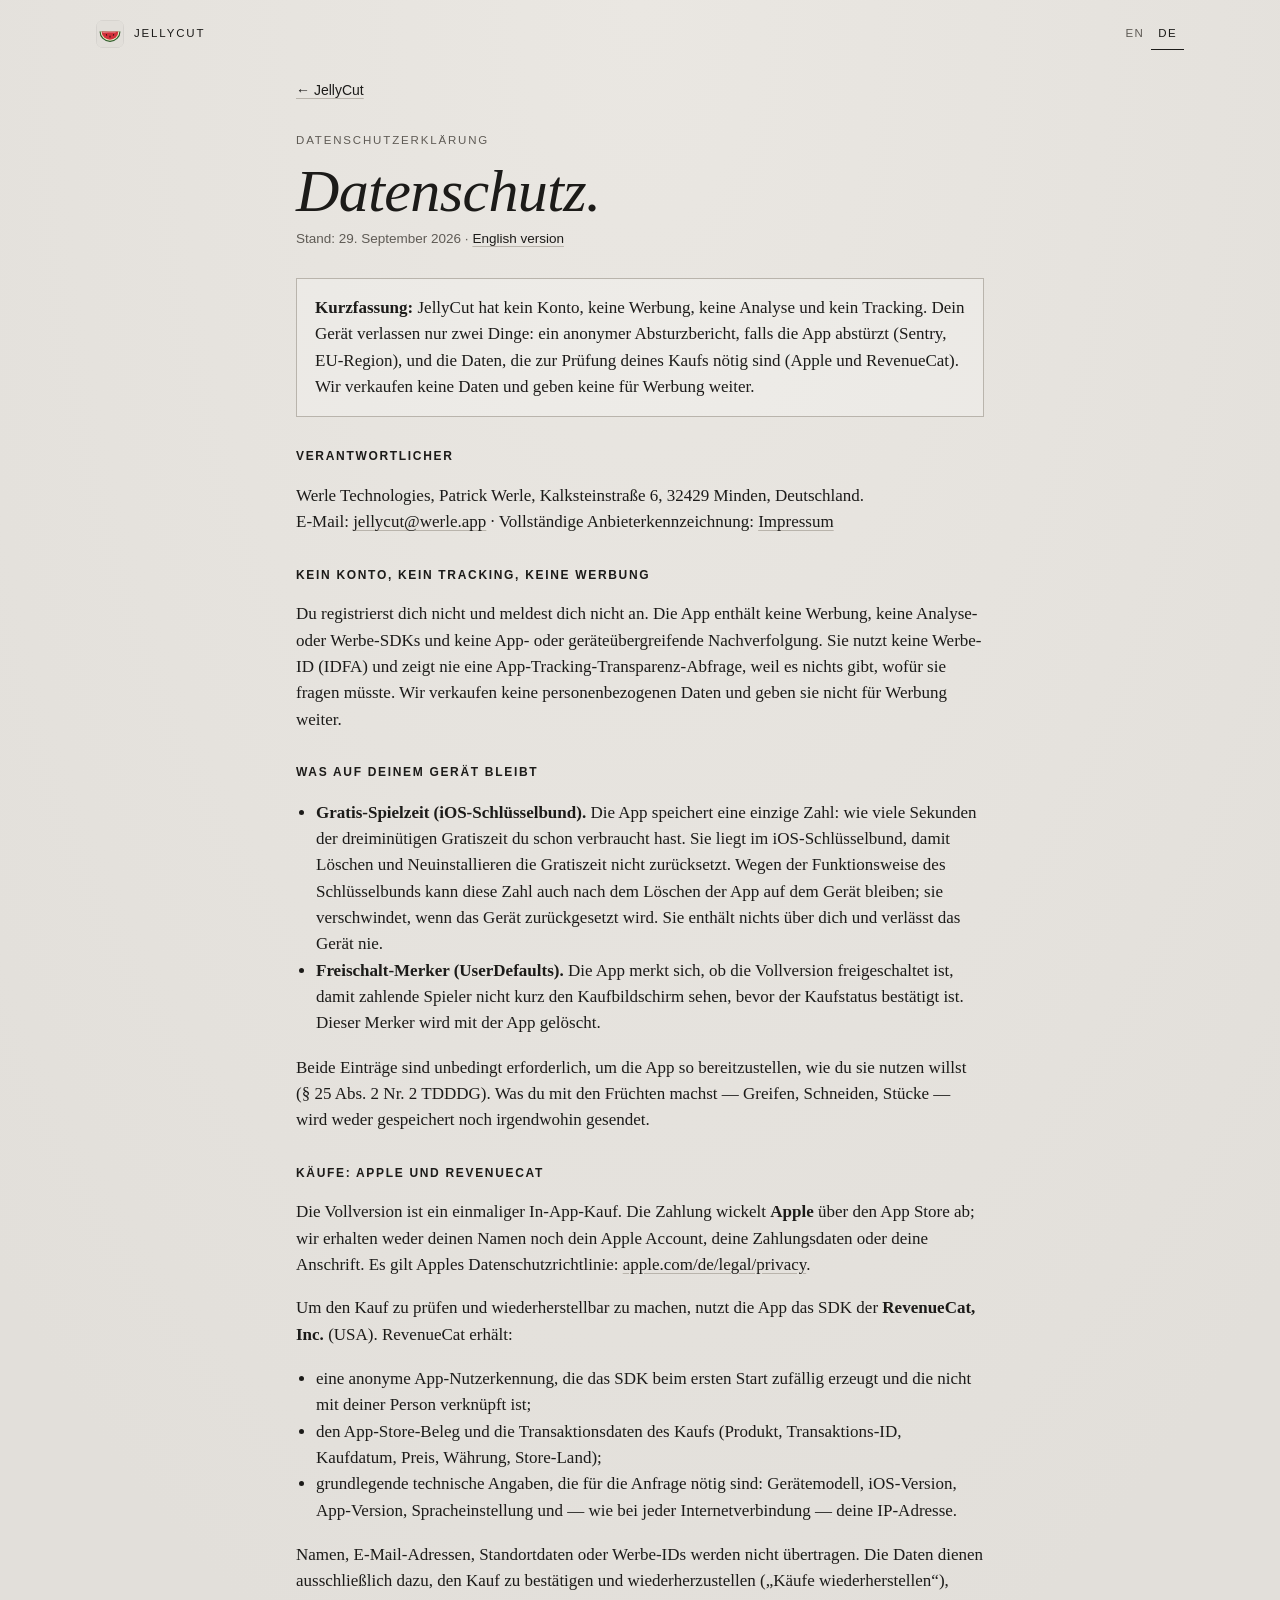
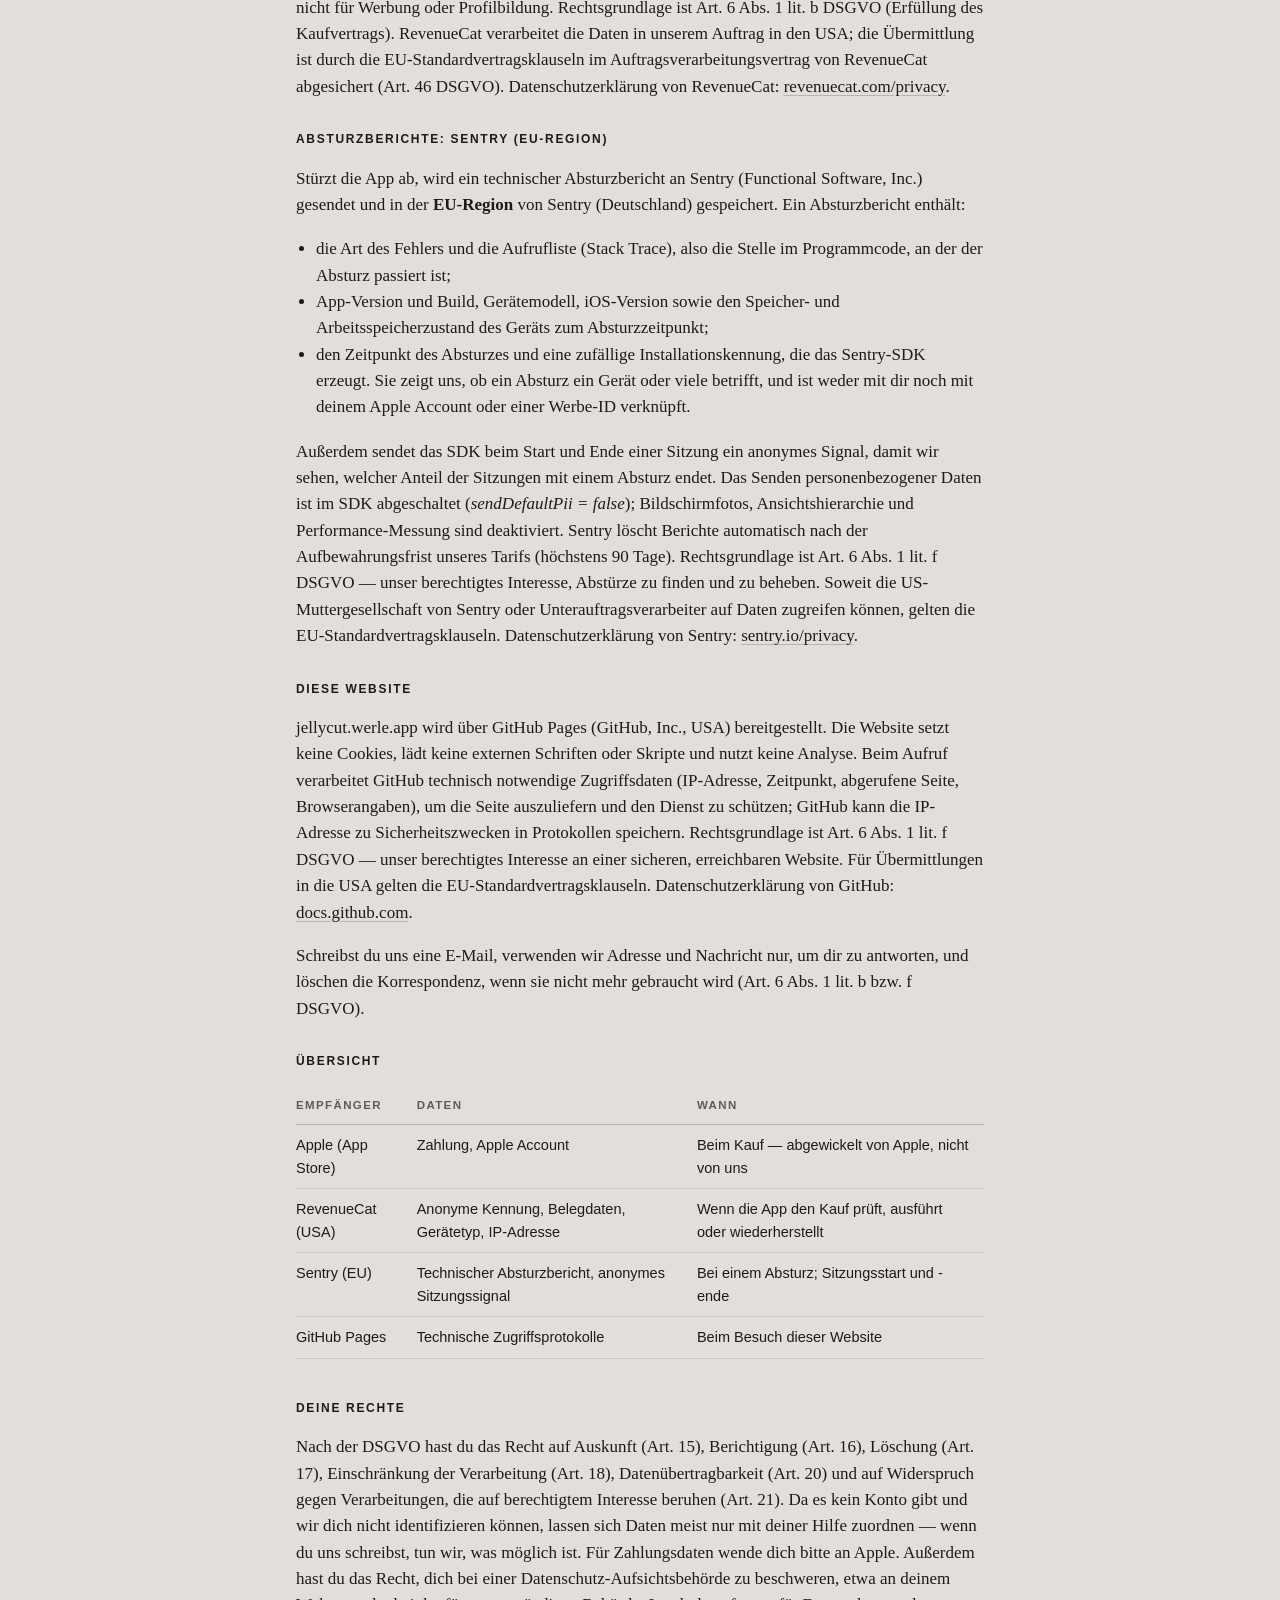
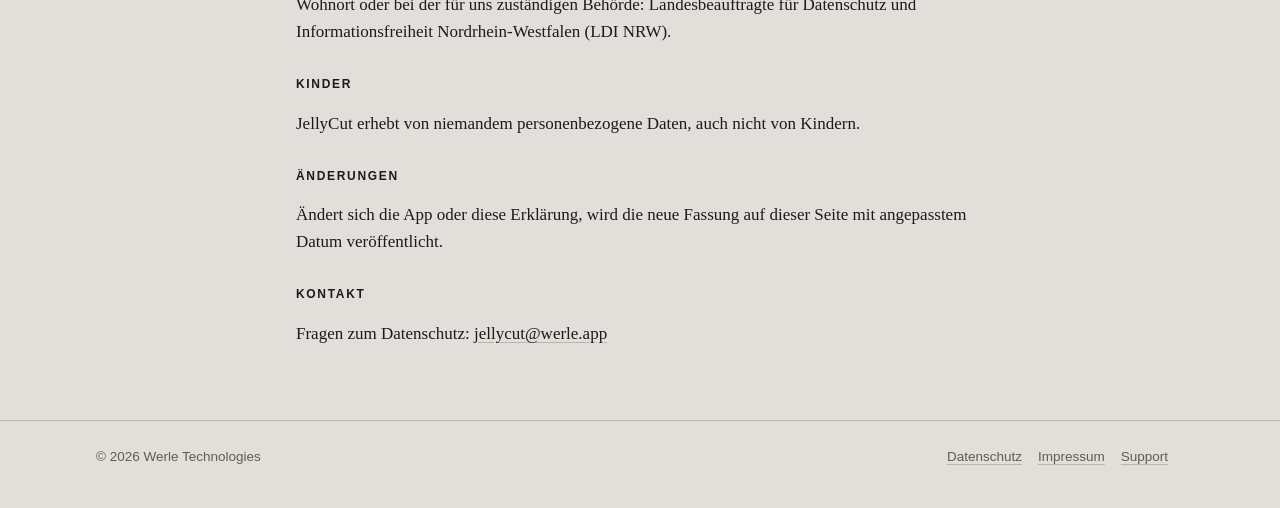
<file: datenschutz.html>
<!DOCTYPE html>
<html lang="de">
<head>
<meta charset="utf-8">
<meta name="viewport" content="width=device-width, initial-scale=1">
<title>JellyCut — Datenschutzerklärung</title>
<meta name="description" content="Datenschutzerklärung der iOS-App JellyCut und dieser Website: kein Konto, kein Tracking, keine Werbung. Nur anonyme Absturzberichte und Kaufprüfung.">
<meta name="theme-color" content="#E2DFDA">
<link rel="canonical" href="https://jellycut.werle.app/de/datenschutz.html">
<link rel="alternate" hreflang="de" href="https://jellycut.werle.app/de/datenschutz.html">
<link rel="alternate" hreflang="en" href="https://jellycut.werle.app/privacy.html">
<link rel="icon" href="assets/icon.svg" type="image/svg+xml">
<link rel="stylesheet" href="assets/style.css">
</head>
<body>
<header class="wrap topbar">
  <a class="brand" href="de/"><img src="assets/icon.svg" alt="" width="28" height="28"><span class="label">JellyCut</span></a>
  <nav aria-label="Sprache">
    <ul class="langs">
      <li><a href="privacy.html" lang="en" hreflang="en">EN</a></li>
      <li><a href="de/datenschutz.html" lang="de" aria-current="page">DE</a></li>
    </ul>
  </nav>
</header>

<main class="doc" id="main">
  <a class="doc-back" href="de/">← JellyCut</a>
  <p class="label" style="margin-top:28px">Datenschutzerklärung</p>
  <h1>Datenschutz.</h1>
  <p class="stand">Stand: 29. September 2026 · <a href="privacy.html" hreflang="en" lang="en">English version</a></p>

  <div class="summary">
    <p><strong>Kurzfassung:</strong> JellyCut hat kein Konto, keine Werbung, keine Analyse und kein
    Tracking. Dein Gerät verlassen nur zwei Dinge: ein anonymer Absturzbericht, falls die App
    abstürzt (Sentry, EU-Region), und die Daten, die zur Prüfung deines Kaufs nötig sind (Apple und
    RevenueCat). Wir verkaufen keine Daten und geben keine für Werbung weiter.</p>
  </div>

  <h3>Verantwortlicher</h3>
  <p>Werle Technologies, Patrick Werle, Kalksteinstraße 6, 32429 Minden, Deutschland.<br>
  E-Mail: <a href="mailto:jellycut@werle.app">jellycut@werle.app</a> ·
  Vollständige Anbieterkennzeichnung: <a href="de/impressum.html">Impressum</a></p>

  <h3>Kein Konto, kein Tracking, keine Werbung</h3>
  <p>Du registrierst dich nicht und meldest dich nicht an. Die App enthält keine Werbung, keine
  Analyse- oder Werbe-SDKs und keine App- oder geräteübergreifende Nachverfolgung. Sie nutzt
  keine Werbe-ID (IDFA) und zeigt nie eine App-Tracking-Transparenz-Abfrage, weil es nichts
  gibt, wofür sie fragen müsste. Wir verkaufen keine personenbezogenen Daten und geben sie nicht
  für Werbung weiter.</p>

  <h3>Was auf deinem Gerät bleibt</h3>
  <ul>
    <li><strong>Gratis-Spielzeit (iOS-Schlüsselbund).</strong> Die App speichert eine einzige
    Zahl: wie viele Sekunden der dreiminütigen Gratiszeit du schon verbraucht hast. Sie liegt im
    iOS-Schlüsselbund, damit Löschen und Neuinstallieren die Gratiszeit nicht zurücksetzt. Wegen
    der Funktionsweise des Schlüsselbunds kann diese Zahl auch nach dem Löschen der App auf dem
    Gerät bleiben; sie verschwindet, wenn das Gerät zurückgesetzt wird. Sie enthält nichts über
    dich und verlässt das Gerät nie.</li>
    <li><strong>Freischalt-Merker (UserDefaults).</strong> Die App merkt sich, ob die Vollversion
    freigeschaltet ist, damit zahlende Spieler nicht kurz den Kaufbildschirm sehen, bevor der
    Kaufstatus bestätigt ist. Dieser Merker wird mit der App gelöscht.</li>
  </ul>
  <p>Beide Einträge sind unbedingt erforderlich, um die App so bereitzustellen, wie du sie nutzen
  willst (§ 25 Abs. 2 Nr. 2 TDDDG). Was du mit den Früchten machst — Greifen, Schneiden, Stücke —
  wird weder gespeichert noch irgendwohin gesendet.</p>

  <h3>Käufe: Apple und RevenueCat</h3>
  <p>Die Vollversion ist ein einmaliger In-App-Kauf. Die Zahlung wickelt <strong>Apple</strong>
  über den App Store ab; wir erhalten weder deinen Namen noch dein Apple Account, deine
  Zahlungsdaten oder deine Anschrift. Es gilt Apples Datenschutzrichtlinie:
  <a href="https://www.apple.com/de/legal/privacy/" rel="noopener">apple.com/de/legal/privacy</a>.</p>
  <p>Um den Kauf zu prüfen und wiederherstellbar zu machen, nutzt die App das SDK der
  <strong>RevenueCat, Inc.</strong> (USA). RevenueCat erhält:</p>
  <ul>
    <li>eine anonyme App-Nutzerkennung, die das SDK beim ersten Start zufällig erzeugt und die
    nicht mit deiner Person verknüpft ist;</li>
    <li>den App-Store-Beleg und die Transaktionsdaten des Kaufs (Produkt, Transaktions-ID,
    Kaufdatum, Preis, Währung, Store-Land);</li>
    <li>grundlegende technische Angaben, die für die Anfrage nötig sind: Gerätemodell,
    iOS-Version, App-Version, Spracheinstellung und — wie bei jeder Internetverbindung — deine
    IP-Adresse.</li>
  </ul>
  <p>Namen, E-Mail-Adressen, Standortdaten oder Werbe-IDs werden nicht übertragen. Die Daten
  dienen ausschließlich dazu, den Kauf zu bestätigen und wiederherzustellen („Käufe
  wiederherstellen“), nicht für Werbung oder Profilbildung. Rechtsgrundlage ist Art. 6 Abs. 1
  lit. b DSGVO (Erfüllung des Kaufvertrags). RevenueCat verarbeitet die Daten in unserem Auftrag in
  den USA; die Übermittlung ist durch die EU-Standardvertragsklauseln im
  Auftragsverarbeitungsvertrag von RevenueCat abgesichert (Art. 46 DSGVO). Datenschutzerklärung
  von RevenueCat: <a href="https://www.revenuecat.com/privacy" rel="noopener">revenuecat.com/privacy</a>.</p>

  <h3>Absturzberichte: Sentry (EU-Region)</h3>
  <p>Stürzt die App ab, wird ein technischer Absturzbericht an Sentry (Functional Software, Inc.)
  gesendet und in der <strong>EU-Region</strong> von Sentry (Deutschland) gespeichert. Ein
  Absturzbericht enthält:</p>
  <ul>
    <li>die Art des Fehlers und die Aufrufliste (Stack Trace), also die Stelle im Programmcode, an
    der der Absturz passiert ist;</li>
    <li>App-Version und Build, Gerätemodell, iOS-Version sowie den Speicher- und
    Arbeitsspeicherzustand des Geräts zum Absturzzeitpunkt;</li>
    <li>den Zeitpunkt des Absturzes und eine zufällige Installationskennung, die das Sentry-SDK
    erzeugt. Sie zeigt uns, ob ein Absturz ein Gerät oder viele betrifft, und ist weder mit dir
    noch mit deinem Apple Account oder einer Werbe-ID verknüpft.</li>
  </ul>
  <p>Außerdem sendet das SDK beim Start und Ende einer Sitzung ein anonymes Signal, damit wir sehen,
  welcher Anteil der Sitzungen mit einem Absturz endet. Das Senden personenbezogener Daten ist im
  SDK abgeschaltet (<em>sendDefaultPii = false</em>); Bildschirmfotos, Ansichtshierarchie und
  Performance-Messung sind deaktiviert. Sentry löscht Berichte automatisch nach der
  Aufbewahrungsfrist unseres Tarifs (höchstens 90 Tage). Rechtsgrundlage ist Art. 6 Abs. 1 lit. f
  DSGVO — unser berechtigtes Interesse, Abstürze zu finden und zu beheben. Soweit die
  US-Muttergesellschaft von Sentry oder Unterauftragsverarbeiter auf Daten zugreifen können,
  gelten die EU-Standardvertragsklauseln. Datenschutzerklärung von Sentry:
  <a href="https://sentry.io/privacy/" rel="noopener">sentry.io/privacy</a>.</p>

  <h3>Diese Website</h3>
  <p>jellycut.werle.app wird über GitHub Pages (GitHub, Inc., USA) bereitgestellt. Die Website
  setzt keine Cookies, lädt keine externen Schriften oder Skripte und nutzt keine Analyse. Beim
  Aufruf verarbeitet GitHub technisch notwendige Zugriffsdaten (IP-Adresse, Zeitpunkt, abgerufene
  Seite, Browserangaben), um die Seite auszuliefern und den Dienst zu schützen; GitHub kann die
  IP-Adresse zu Sicherheitszwecken in Protokollen speichern. Rechtsgrundlage ist Art. 6 Abs. 1
  lit. f DSGVO — unser berechtigtes Interesse an einer sicheren, erreichbaren Website. Für
  Übermittlungen in die USA gelten die EU-Standardvertragsklauseln. Datenschutzerklärung von
  GitHub:
  <a href="https://docs.github.com/en/site-policy/privacy-policies/github-general-privacy-statement" rel="noopener">docs.github.com</a>.</p>
  <p>Schreibst du uns eine E-Mail, verwenden wir Adresse und Nachricht nur, um dir zu antworten,
  und löschen die Korrespondenz, wenn sie nicht mehr gebraucht wird (Art. 6 Abs. 1 lit. b bzw. f
  DSGVO).</p>

  <h3>Übersicht</h3>
  <div class="table-scroll">
  <table>
    <tr><th>Empfänger</th><th>Daten</th><th>Wann</th></tr>
    <tr><td>Apple (App Store)</td><td>Zahlung, Apple Account</td><td>Beim Kauf — abgewickelt von Apple, nicht von uns</td></tr>
    <tr><td>RevenueCat (USA)</td><td>Anonyme Kennung, Belegdaten, Gerätetyp, IP-Adresse</td><td>Wenn die App den Kauf prüft, ausführt oder wiederherstellt</td></tr>
    <tr><td>Sentry (EU)</td><td>Technischer Absturzbericht, anonymes Sitzungssignal</td><td>Bei einem Absturz; Sitzungsstart und -ende</td></tr>
    <tr><td>GitHub Pages</td><td>Technische Zugriffsprotokolle</td><td>Beim Besuch dieser Website</td></tr>
  </table>
  </div>

  <h3>Deine Rechte</h3>
  <p>Nach der DSGVO hast du das Recht auf Auskunft (Art. 15), Berichtigung (Art. 16), Löschung
  (Art. 17), Einschränkung der Verarbeitung (Art. 18), Datenübertragbarkeit (Art. 20) und auf
  Widerspruch gegen Verarbeitungen, die auf berechtigtem Interesse beruhen (Art. 21). Da es kein
  Konto gibt und wir dich nicht identifizieren können, lassen sich Daten meist nur mit deiner
  Hilfe zuordnen — wenn du uns schreibst, tun wir, was möglich ist. Für Zahlungsdaten wende dich
  bitte an Apple. Außerdem hast du das Recht, dich bei einer Datenschutz-Aufsichtsbehörde zu
  beschweren, etwa an deinem Wohnort oder bei der für uns zuständigen Behörde: Landesbeauftragte
  für Datenschutz und Informationsfreiheit Nordrhein-Westfalen (LDI NRW).</p>

  <h3>Kinder</h3>
  <p>JellyCut erhebt von niemandem personenbezogene Daten, auch nicht von Kindern.</p>

  <h3>Änderungen</h3>
  <p>Ändert sich die App oder diese Erklärung, wird die neue Fassung auf dieser Seite mit
  angepasstem Datum veröffentlicht.</p>

  <h3>Kontakt</h3>
  <p>Fragen zum Datenschutz: <a href="mailto:jellycut@werle.app">jellycut@werle.app</a></p>
</main>

<footer class="footer">
  <div class="wrap row">
    <span>© 2026 Werle Technologies</span>
    <nav aria-label="Rechtliches"><a href="de/datenschutz.html" aria-current="page">Datenschutz</a><a href="de/impressum.html">Impressum</a><a href="de/#support">Support</a></nav>
  </div>
</footer>
</body>
</html>
</file>
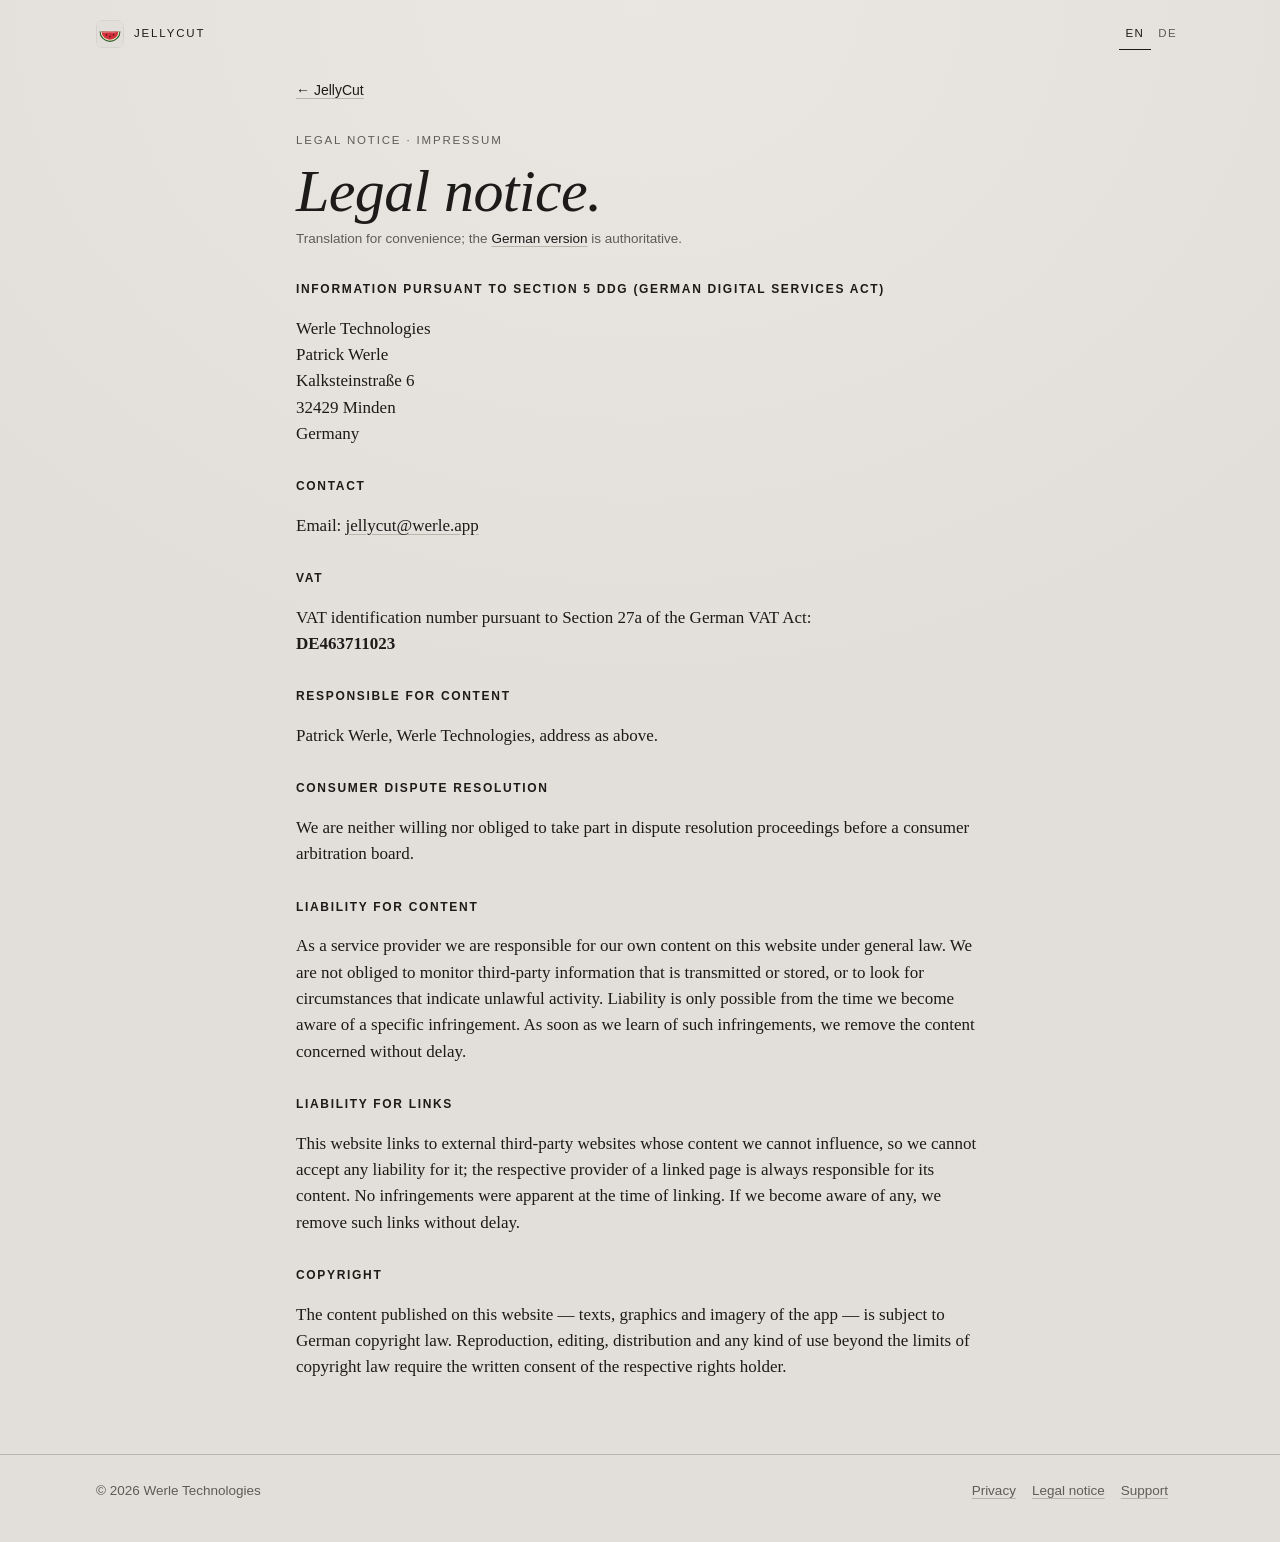
<file: impressum.html>
<!DOCTYPE html>
<html lang="en">
<head>
<meta charset="utf-8">
<meta name="viewport" content="width=device-width, initial-scale=1">
<title>JellyCut — Legal notice (Impressum)</title>
<meta name="robots" content="noindex">
<meta name="theme-color" content="#E2DFDA">
<link rel="canonical" href="https://jellycut.werle.app/impressum.html">
<link rel="alternate" hreflang="en" href="https://jellycut.werle.app/impressum.html">
<link rel="alternate" hreflang="de" href="https://jellycut.werle.app/de/impressum.html">
<link rel="icon" href="assets/icon.svg" type="image/svg+xml">
<link rel="stylesheet" href="assets/style.css">
</head>
<body>
<header class="wrap topbar">
  <a class="brand" href="./"><img src="assets/icon.svg" alt="" width="28" height="28"><span class="label">JellyCut</span></a>
  <nav aria-label="Language">
    <ul class="langs">
      <li><a href="impressum.html" lang="en" aria-current="page">EN</a></li>
      <li><a href="de/impressum.html" lang="de" hreflang="de">DE</a></li>
    </ul>
  </nav>
</header>

<main class="doc" id="main">
  <a class="doc-back" href="./">← JellyCut</a>
  <p class="label" style="margin-top:28px">Legal notice · Impressum</p>
  <h1>Legal notice.</h1>
  <p class="stand">Translation for convenience; the <a href="de/impressum.html" hreflang="de" lang="de">German version</a> is authoritative.</p>

  <h3>Information pursuant to Section 5 DDG (German Digital Services Act)</h3>
  <p>
    Werle Technologies<br>
    Patrick Werle<br>
    Kalksteinstraße 6<br>
    32429 Minden<br>
    Germany
  </p>

  <h3>Contact</h3>
  <p>Email: <a href="mailto:jellycut@werle.app">jellycut@werle.app</a></p>

  <h3>VAT</h3>
  <p>VAT identification number pursuant to Section 27a of the German VAT Act:<br>
  <strong>DE463711023</strong></p>

  <h3>Responsible for content</h3>
  <p>Patrick Werle, Werle Technologies, address as above.</p>

  <h3>Consumer dispute resolution</h3>
  <p>We are neither willing nor obliged to take part in dispute resolution proceedings before a
  consumer arbitration board.</p>

  <h3>Liability for content</h3>
  <p>As a service provider we are responsible for our own content on this website under general
  law. We are not obliged to monitor third-party information that is transmitted or stored, or to
  look for circumstances that indicate unlawful activity. Liability is only possible from the time
  we become aware of a specific infringement. As soon as we learn of such infringements, we remove
  the content concerned without delay.</p>

  <h3>Liability for links</h3>
  <p>This website links to external third-party websites whose content we cannot influence, so we
  cannot accept any liability for it; the respective provider of a linked page is always
  responsible for its content. No infringements were apparent at the time of linking. If we become
  aware of any, we remove such links without delay.</p>

  <h3>Copyright</h3>
  <p>The content published on this website — texts, graphics and imagery of the app — is subject to
  German copyright law. Reproduction, editing, distribution and any kind of use beyond the limits
  of copyright law require the written consent of the respective rights holder.</p>
</main>

<footer class="footer">
  <div class="wrap row">
    <span>© 2026 Werle Technologies</span>
    <nav aria-label="Legal"><a href="privacy.html">Privacy</a><a href="impressum.html" aria-current="page">Legal notice</a><a href="./#support">Support</a></nav>
  </div>
</footer>
</body>
</html>
</file>
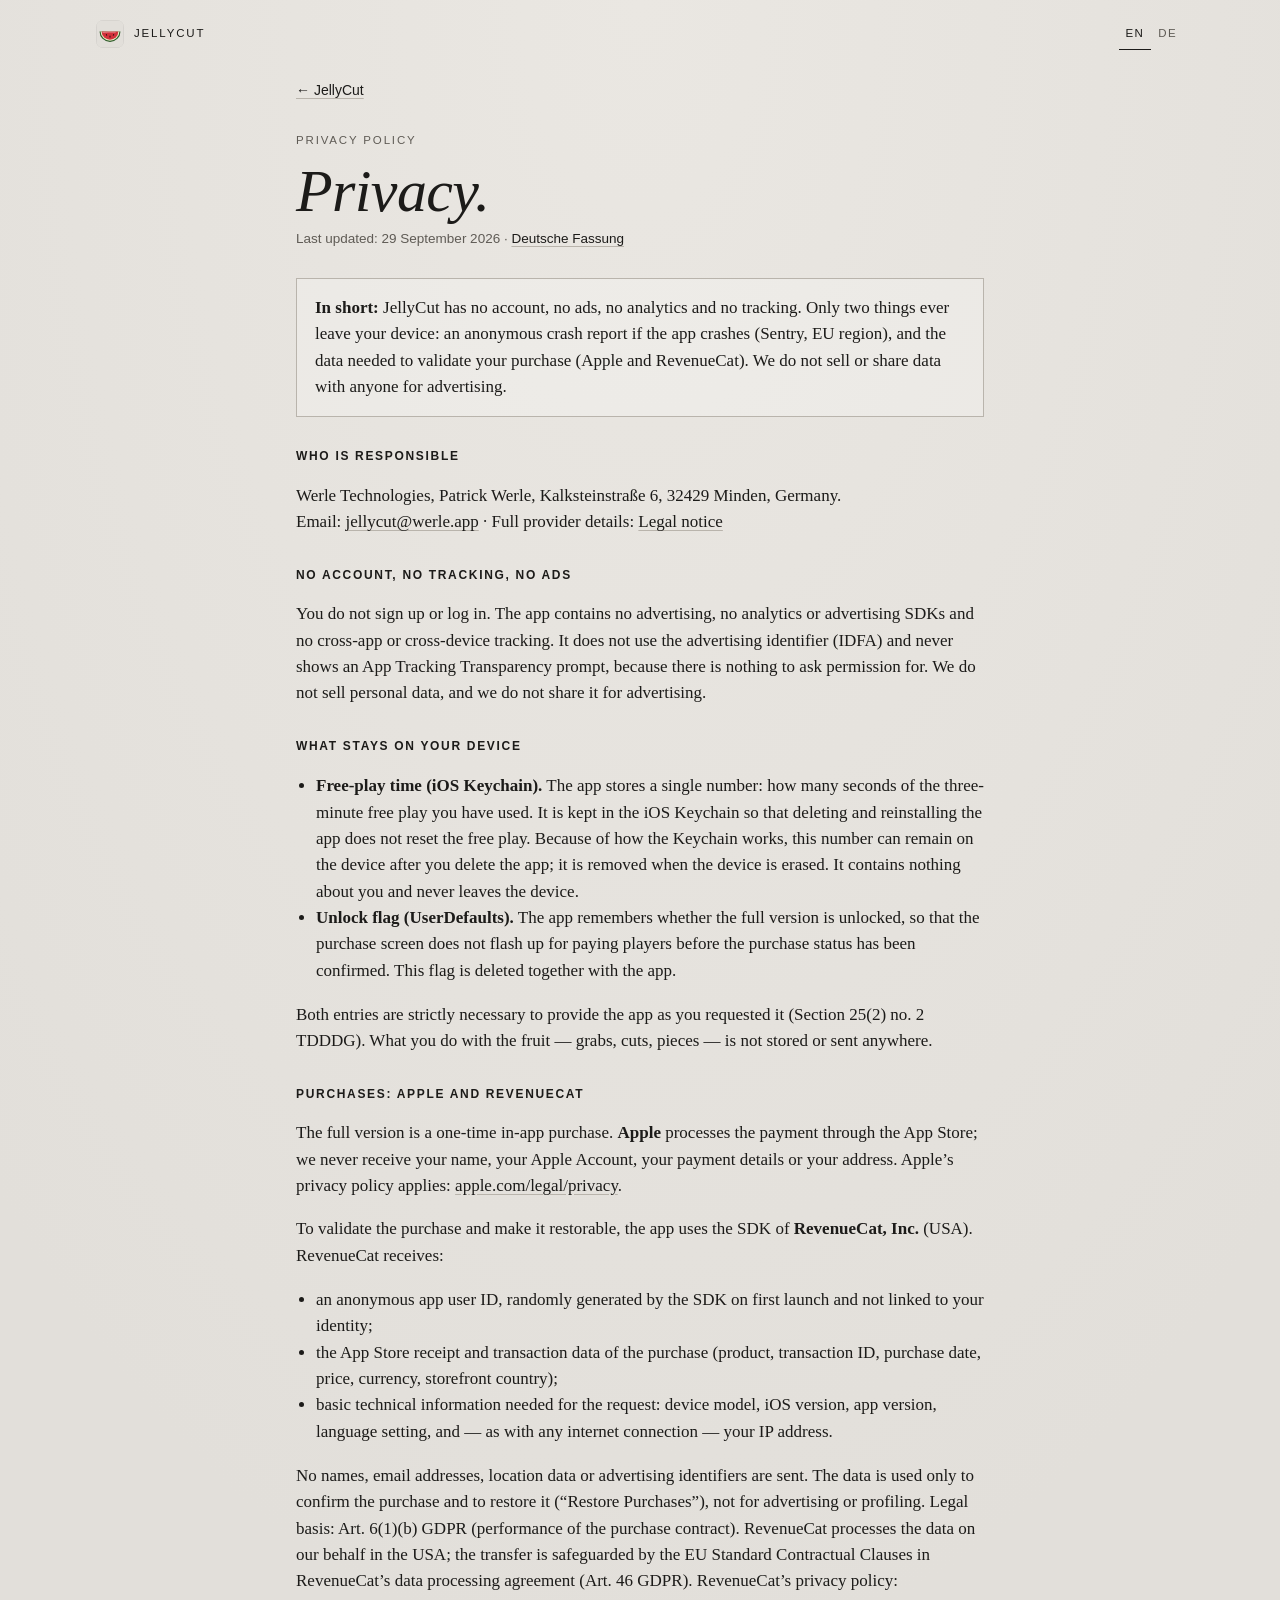
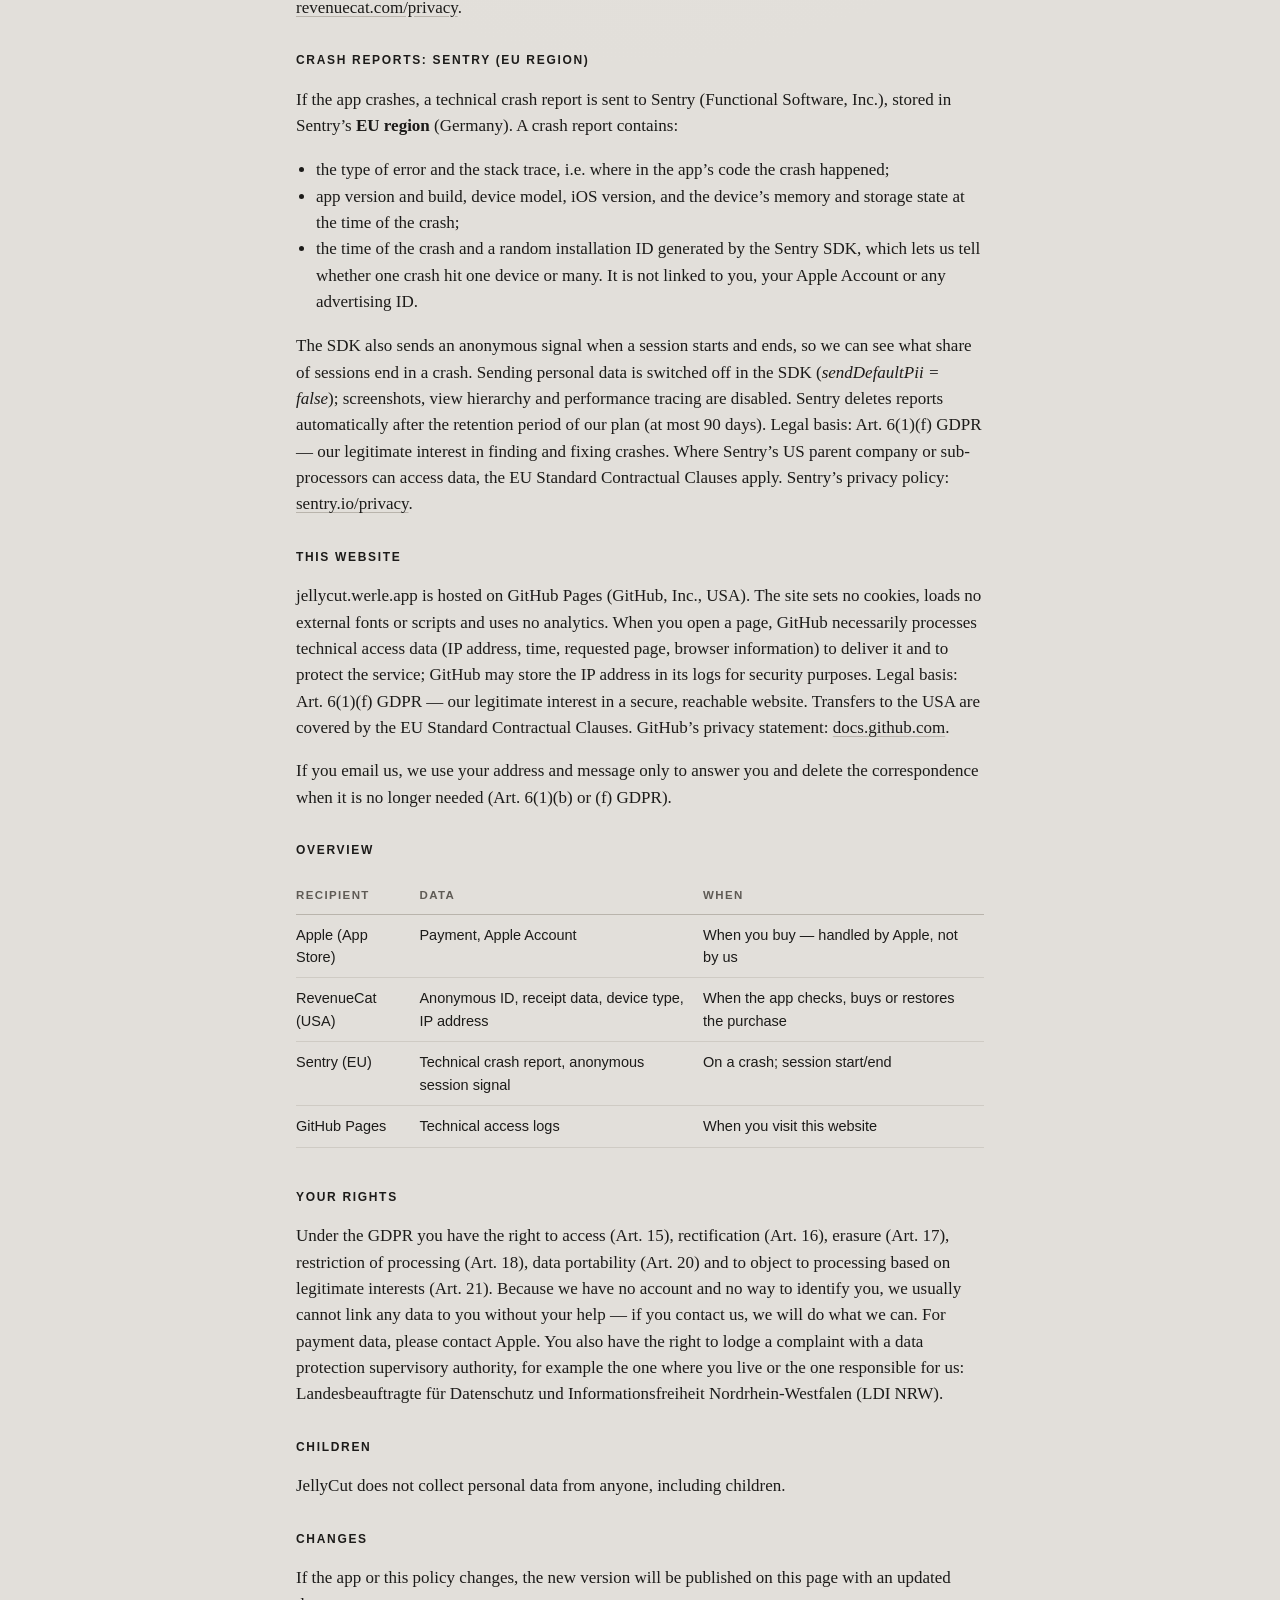
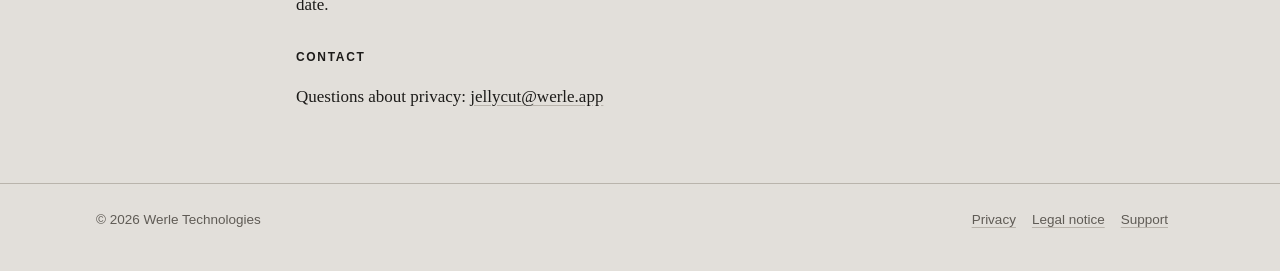
<file: privacy.html>
<!DOCTYPE html>
<html lang="en">
<head>
<meta charset="utf-8">
<meta name="viewport" content="width=device-width, initial-scale=1">
<title>JellyCut — Privacy Policy</title>
<meta name="description" content="Privacy policy for the iOS app JellyCut and this website: no account, no tracking, no ads. Anonymous crash reports and purchase validation only.">
<meta name="theme-color" content="#E2DFDA">
<link rel="canonical" href="https://jellycut.werle.app/privacy.html">
<link rel="alternate" hreflang="en" href="https://jellycut.werle.app/privacy.html">
<link rel="alternate" hreflang="de" href="https://jellycut.werle.app/de/datenschutz.html">
<link rel="icon" href="assets/icon.svg" type="image/svg+xml">
<link rel="stylesheet" href="assets/style.css">
</head>
<body>
<header class="wrap topbar">
  <a class="brand" href="./"><img src="assets/icon.svg" alt="" width="28" height="28"><span class="label">JellyCut</span></a>
  <nav aria-label="Language">
    <ul class="langs">
      <li><a href="privacy.html" lang="en" aria-current="page">EN</a></li>
      <li><a href="de/datenschutz.html" lang="de" hreflang="de">DE</a></li>
    </ul>
  </nav>
</header>

<main class="doc" id="main">
  <a class="doc-back" href="./">← JellyCut</a>
  <p class="label" style="margin-top:28px">Privacy Policy</p>
  <h1>Privacy.</h1>
  <p class="stand">Last updated: 29 September 2026 · <a href="de/datenschutz.html" hreflang="de" lang="de">Deutsche Fassung</a></p>

  <div class="summary">
    <p><strong>In short:</strong> JellyCut has no account, no ads, no analytics and no tracking.
    Only two things ever leave your device: an anonymous crash report if the app crashes
    (Sentry, EU region), and the data needed to validate your purchase (Apple and RevenueCat).
    We do not sell or share data with anyone for advertising.</p>
  </div>

  <h3>Who is responsible</h3>
  <p>Werle Technologies, Patrick Werle, Kalksteinstraße 6, 32429 Minden, Germany.<br>
  Email: <a href="mailto:jellycut@werle.app">jellycut@werle.app</a> ·
  Full provider details: <a href="impressum.html">Legal notice</a></p>

  <h3>No account, no tracking, no ads</h3>
  <p>You do not sign up or log in. The app contains no advertising, no analytics or advertising
  SDKs and no cross-app or cross-device tracking. It does not use the advertising identifier
  (IDFA) and never shows an App Tracking Transparency prompt, because there is nothing to ask
  permission for. We do not sell personal data, and we do not share it for advertising.</p>

  <h3>What stays on your device</h3>
  <ul>
    <li><strong>Free-play time (iOS Keychain).</strong> The app stores a single number: how many
    seconds of the three-minute free play you have used. It is kept in the iOS Keychain so that
    deleting and reinstalling the app does not reset the free play. Because of how the Keychain
    works, this number can remain on the device after you delete the app; it is removed when the
    device is erased. It contains nothing about you and never leaves the device.</li>
    <li><strong>Unlock flag (UserDefaults).</strong> The app remembers whether the full version is
    unlocked, so that the purchase screen does not flash up for paying players before the purchase
    status has been confirmed. This flag is deleted together with the app.</li>
  </ul>
  <p>Both entries are strictly necessary to provide the app as you requested it (Section 25(2)
  no. 2 TDDDG). What you do with the fruit — grabs, cuts, pieces — is not stored or sent anywhere.</p>

  <h3>Purchases: Apple and RevenueCat</h3>
  <p>The full version is a one-time in-app purchase. <strong>Apple</strong> processes the payment
  through the App Store; we never receive your name, your Apple Account, your payment details or
  your address. Apple’s privacy policy applies:
  <a href="https://www.apple.com/legal/privacy/" rel="noopener">apple.com/legal/privacy</a>.</p>
  <p>To validate the purchase and make it restorable, the app uses the SDK of
  <strong>RevenueCat, Inc.</strong> (USA). RevenueCat receives:</p>
  <ul>
    <li>an anonymous app user ID, randomly generated by the SDK on first launch and not linked to
    your identity;</li>
    <li>the App Store receipt and transaction data of the purchase (product, transaction ID,
    purchase date, price, currency, storefront country);</li>
    <li>basic technical information needed for the request: device model, iOS version, app
    version, language setting, and — as with any internet connection — your IP address.</li>
  </ul>
  <p>No names, email addresses, location data or advertising identifiers are sent. The data is used
  only to confirm the purchase and to restore it (“Restore Purchases”), not for advertising or
  profiling. Legal basis: Art. 6(1)(b) GDPR (performance of the purchase contract). RevenueCat
  processes the data on our behalf in the USA; the transfer is safeguarded by the EU Standard
  Contractual Clauses in RevenueCat’s data processing agreement (Art. 46 GDPR). RevenueCat’s
  privacy policy: <a href="https://www.revenuecat.com/privacy" rel="noopener">revenuecat.com/privacy</a>.</p>

  <h3>Crash reports: Sentry (EU region)</h3>
  <p>If the app crashes, a technical crash report is sent to Sentry (Functional Software, Inc.),
  stored in Sentry’s <strong>EU region</strong> (Germany). A crash report contains:</p>
  <ul>
    <li>the type of error and the stack trace, i.e. where in the app’s code the crash happened;</li>
    <li>app version and build, device model, iOS version, and the device’s memory and storage
    state at the time of the crash;</li>
    <li>the time of the crash and a random installation ID generated by the Sentry SDK, which lets
    us tell whether one crash hit one device or many. It is not linked to you, your Apple Account
    or any advertising ID.</li>
  </ul>
  <p>The SDK also sends an anonymous signal when a session starts and ends, so we can see what
  share of sessions end in a crash. Sending personal data is switched off in the SDK
  (<em>sendDefaultPii = false</em>); screenshots, view hierarchy and performance tracing are
  disabled. Sentry deletes reports automatically after the retention period of our plan (at most
  90 days). Legal basis: Art. 6(1)(f) GDPR — our legitimate interest in finding and fixing crashes.
  Where Sentry’s US parent company or sub-processors can access data, the EU Standard Contractual
  Clauses apply. Sentry’s privacy policy:
  <a href="https://sentry.io/privacy/" rel="noopener">sentry.io/privacy</a>.</p>

  <h3>This website</h3>
  <p>jellycut.werle.app is hosted on GitHub Pages (GitHub, Inc., USA). The site sets no cookies,
  loads no external fonts or scripts and uses no analytics. When you open a page, GitHub
  necessarily processes technical access data (IP address, time, requested page, browser
  information) to deliver it and to protect the service; GitHub may store the IP address in its
  logs for security purposes. Legal basis: Art. 6(1)(f) GDPR — our legitimate interest in a
  secure, reachable website. Transfers to the USA are covered by the EU Standard Contractual
  Clauses. GitHub’s privacy statement:
  <a href="https://docs.github.com/en/site-policy/privacy-policies/github-general-privacy-statement" rel="noopener">docs.github.com</a>.</p>
  <p>If you email us, we use your address and message only to answer you and delete the
  correspondence when it is no longer needed (Art. 6(1)(b) or (f) GDPR).</p>

  <h3>Overview</h3>
  <div class="table-scroll">
  <table>
    <tr><th>Recipient</th><th>Data</th><th>When</th></tr>
    <tr><td>Apple (App Store)</td><td>Payment, Apple Account</td><td>When you buy — handled by Apple, not by us</td></tr>
    <tr><td>RevenueCat (USA)</td><td>Anonymous ID, receipt data, device type, IP address</td><td>When the app checks, buys or restores the purchase</td></tr>
    <tr><td>Sentry (EU)</td><td>Technical crash report, anonymous session signal</td><td>On a crash; session start/end</td></tr>
    <tr><td>GitHub Pages</td><td>Technical access logs</td><td>When you visit this website</td></tr>
  </table>
  </div>

  <h3>Your rights</h3>
  <p>Under the GDPR you have the right to access (Art. 15), rectification (Art. 16), erasure
  (Art. 17), restriction of processing (Art. 18), data portability (Art. 20) and to object to
  processing based on legitimate interests (Art. 21). Because we have no account and no way to
  identify you, we usually cannot link any data to you without your help — if you contact us, we
  will do what we can. For payment data, please contact Apple. You also have the right to lodge a
  complaint with a data protection supervisory authority, for example the one where you live or
  the one responsible for us: Landesbeauftragte für Datenschutz und Informationsfreiheit
  Nordrhein-Westfalen (LDI NRW).</p>

  <h3>Children</h3>
  <p>JellyCut does not collect personal data from anyone, including children.</p>

  <h3>Changes</h3>
  <p>If the app or this policy changes, the new version will be published on this page with an
  updated date.</p>

  <h3>Contact</h3>
  <p>Questions about privacy: <a href="mailto:jellycut@werle.app">jellycut@werle.app</a></p>
</main>

<footer class="footer">
  <div class="wrap row">
    <span>© 2026 Werle Technologies</span>
    <nav aria-label="Legal"><a href="privacy.html" aria-current="page">Privacy</a><a href="impressum.html">Legal notice</a><a href="./#support">Support</a></nav>
  </div>
</footer>
</body>
</html>
</file>
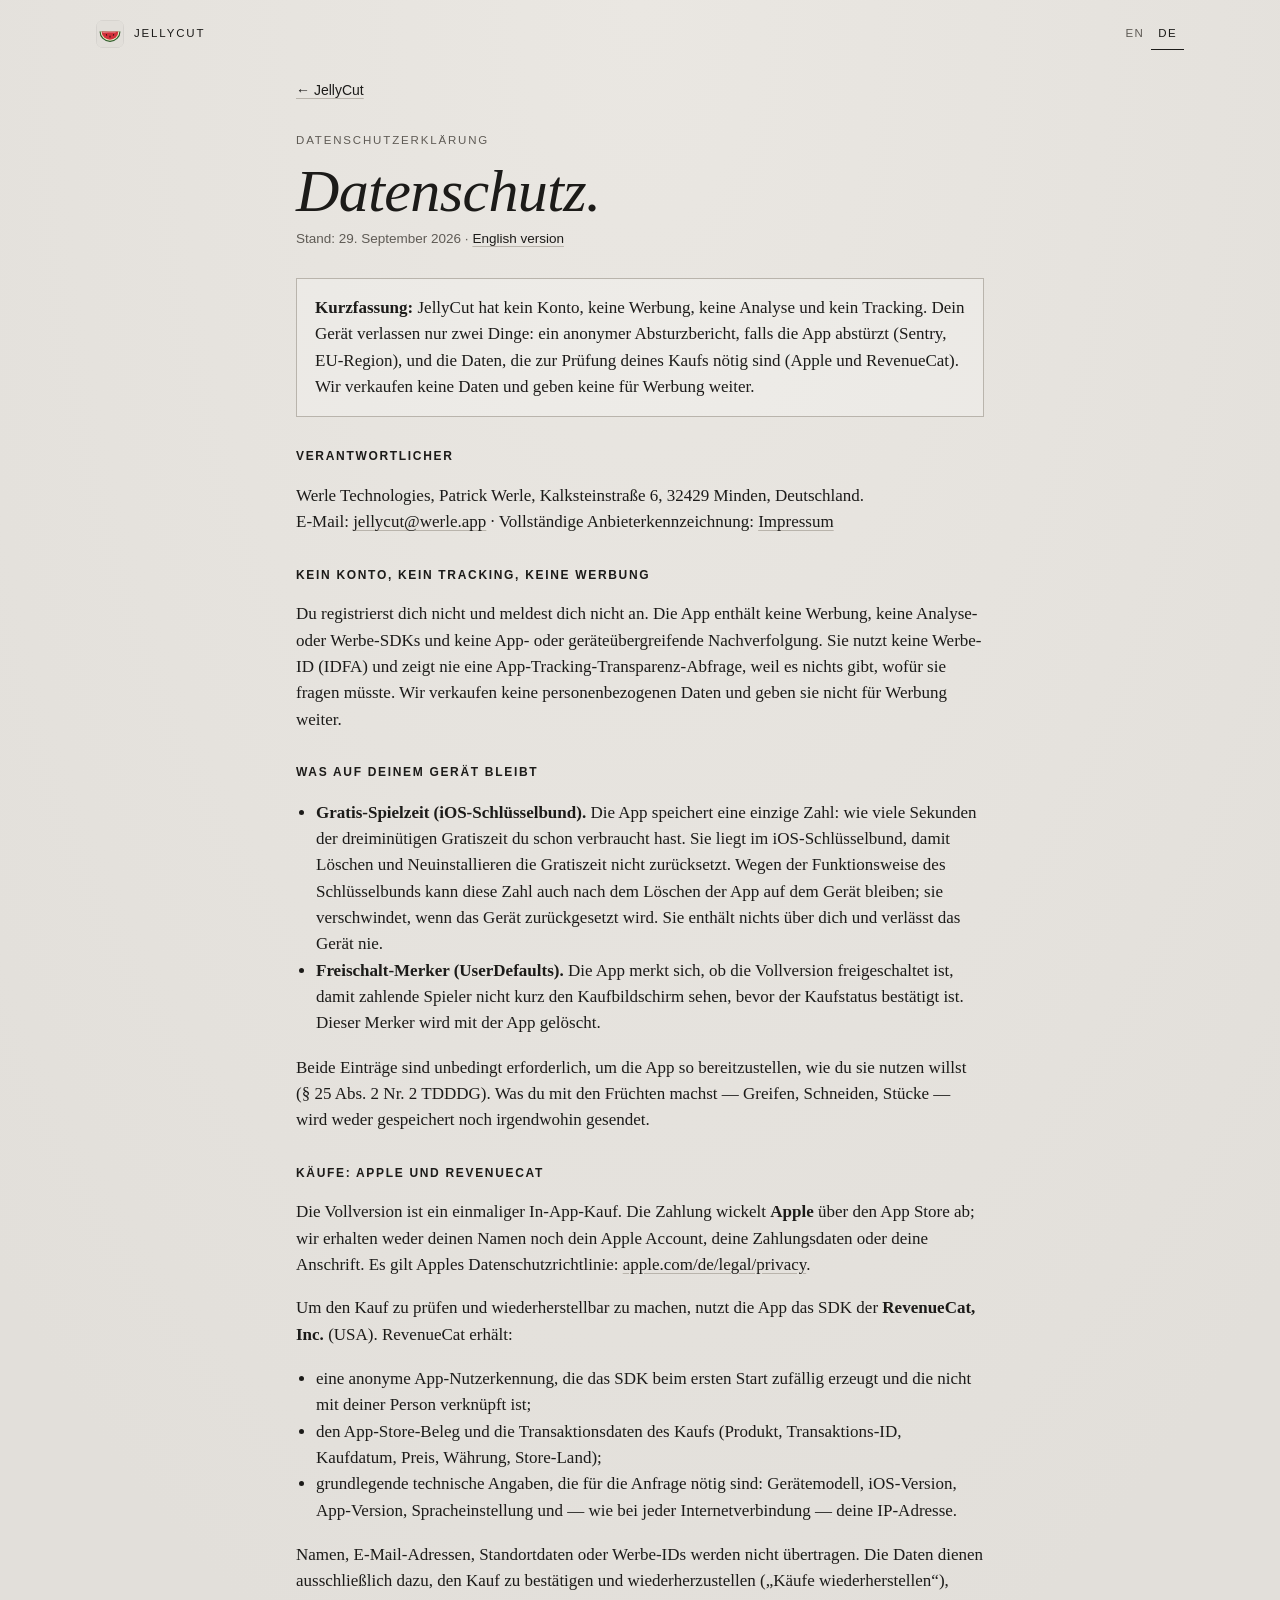
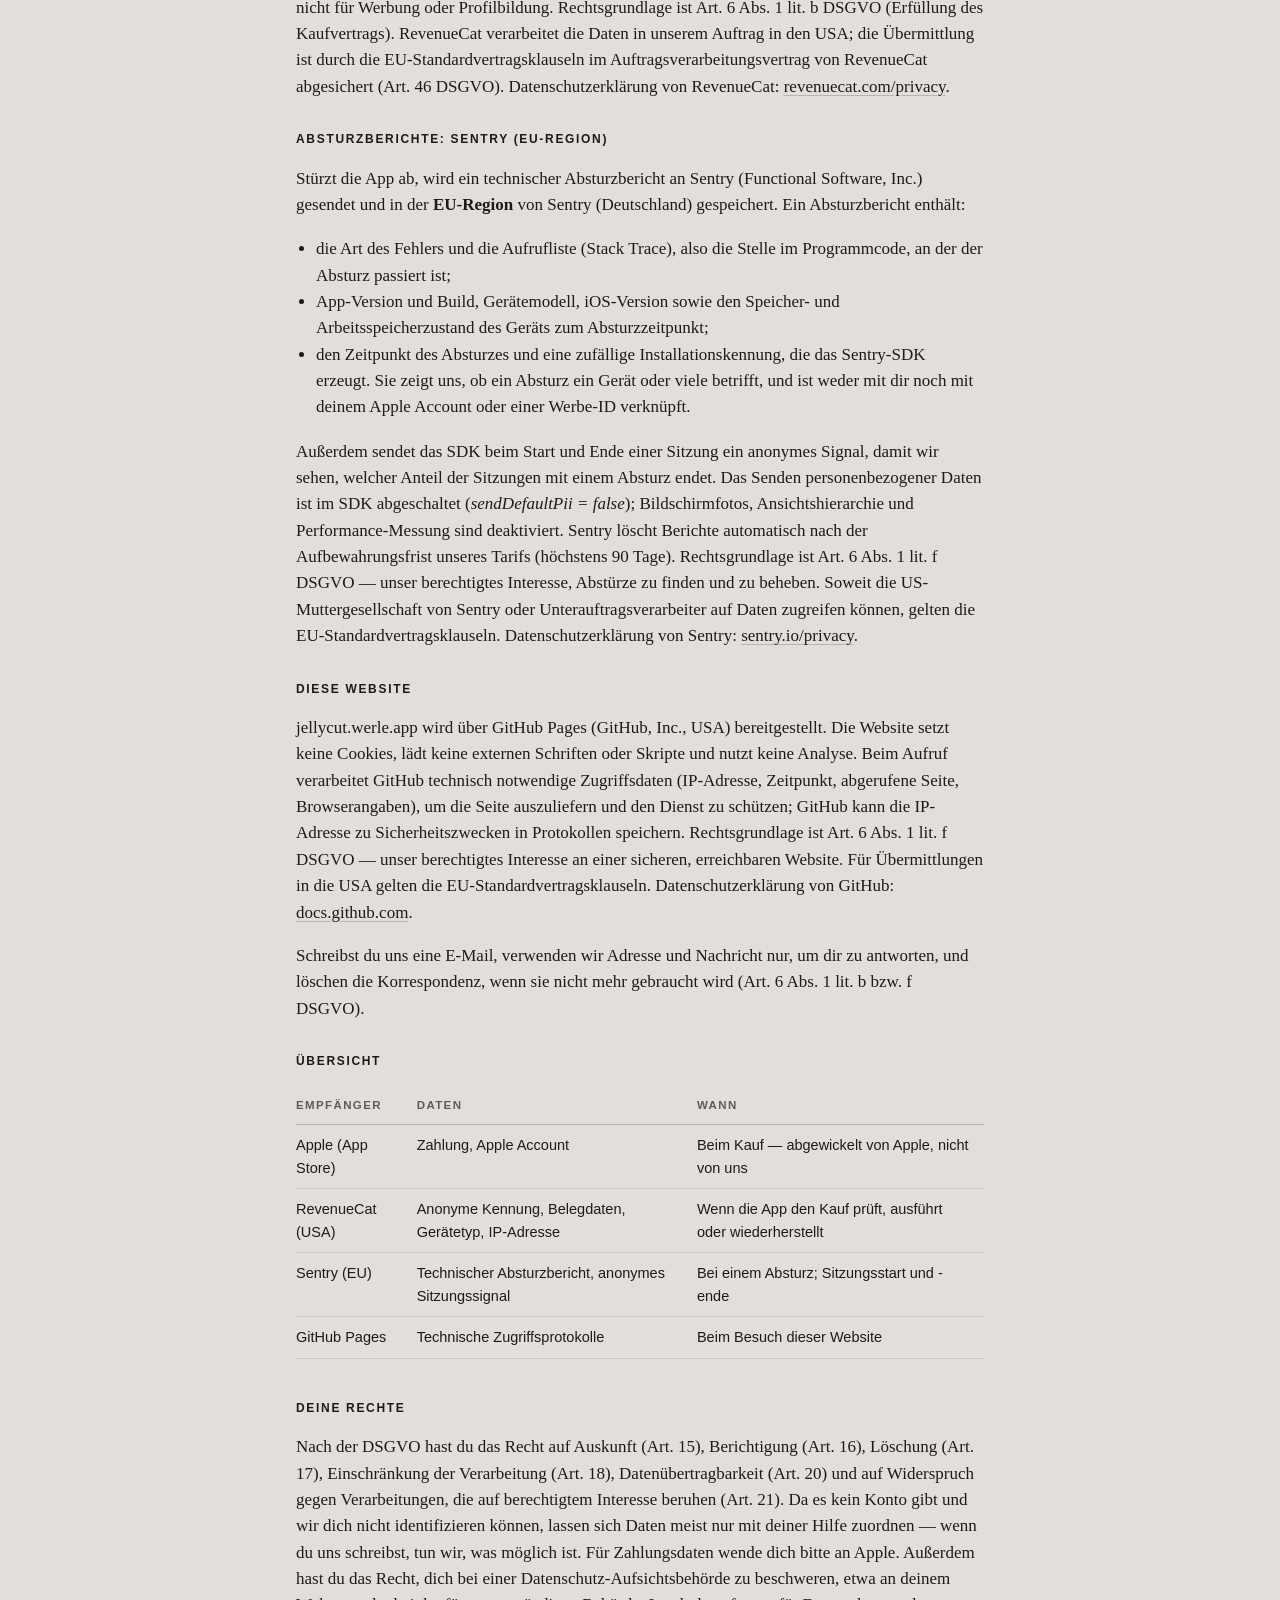
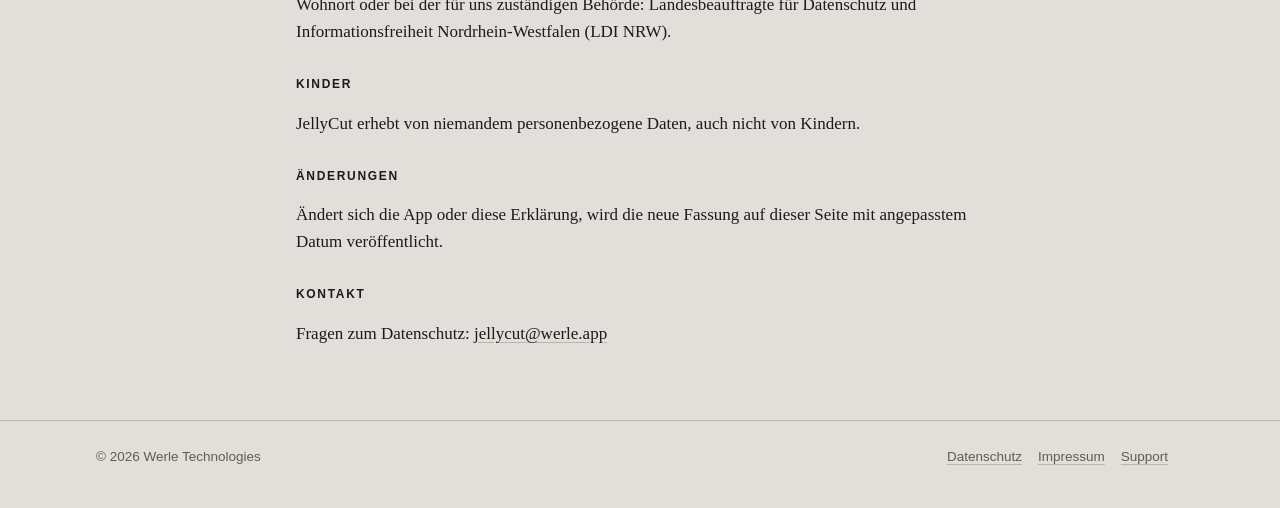
<file: de/datenschutz.html>
<!DOCTYPE html>
<html lang="de">
<head>
<meta charset="utf-8">
<meta name="viewport" content="width=device-width, initial-scale=1">
<title>JellyCut — Datenschutzerklärung</title>
<meta name="description" content="Datenschutzerklärung der iOS-App JellyCut und dieser Website: kein Konto, kein Tracking, keine Werbung. Nur anonyme Absturzberichte und Kaufprüfung.">
<meta name="theme-color" content="#E2DFDA">
<link rel="canonical" href="https://jellycut.werle.app/de/datenschutz.html">
<link rel="alternate" hreflang="de" href="https://jellycut.werle.app/de/datenschutz.html">
<link rel="alternate" hreflang="en" href="https://jellycut.werle.app/privacy.html">
<link rel="icon" href="../assets/icon.svg" type="image/svg+xml">
<link rel="stylesheet" href="../assets/style.css">
</head>
<body>
<header class="wrap topbar">
  <a class="brand" href="./"><img src="../assets/icon.svg" alt="" width="28" height="28"><span class="label">JellyCut</span></a>
  <nav aria-label="Sprache">
    <ul class="langs">
      <li><a href="../privacy.html" lang="en" hreflang="en">EN</a></li>
      <li><a href="datenschutz.html" lang="de" aria-current="page">DE</a></li>
    </ul>
  </nav>
</header>

<main class="doc" id="main">
  <a class="doc-back" href="./">← JellyCut</a>
  <p class="label" style="margin-top:28px">Datenschutzerklärung</p>
  <h1>Datenschutz.</h1>
  <p class="stand">Stand: 29. September 2026 · <a href="../privacy.html" hreflang="en" lang="en">English version</a></p>

  <div class="summary">
    <p><strong>Kurzfassung:</strong> JellyCut hat kein Konto, keine Werbung, keine Analyse und kein
    Tracking. Dein Gerät verlassen nur zwei Dinge: ein anonymer Absturzbericht, falls die App
    abstürzt (Sentry, EU-Region), und die Daten, die zur Prüfung deines Kaufs nötig sind (Apple und
    RevenueCat). Wir verkaufen keine Daten und geben keine für Werbung weiter.</p>
  </div>

  <h3>Verantwortlicher</h3>
  <p>Werle Technologies, Patrick Werle, Kalksteinstraße 6, 32429 Minden, Deutschland.<br>
  E-Mail: <a href="mailto:jellycut@werle.app">jellycut@werle.app</a> ·
  Vollständige Anbieterkennzeichnung: <a href="impressum.html">Impressum</a></p>

  <h3>Kein Konto, kein Tracking, keine Werbung</h3>
  <p>Du registrierst dich nicht und meldest dich nicht an. Die App enthält keine Werbung, keine
  Analyse- oder Werbe-SDKs und keine App- oder geräteübergreifende Nachverfolgung. Sie nutzt
  keine Werbe-ID (IDFA) und zeigt nie eine App-Tracking-Transparenz-Abfrage, weil es nichts
  gibt, wofür sie fragen müsste. Wir verkaufen keine personenbezogenen Daten und geben sie nicht
  für Werbung weiter.</p>

  <h3>Was auf deinem Gerät bleibt</h3>
  <ul>
    <li><strong>Gratis-Spielzeit (iOS-Schlüsselbund).</strong> Die App speichert eine einzige
    Zahl: wie viele Sekunden der dreiminütigen Gratiszeit du schon verbraucht hast. Sie liegt im
    iOS-Schlüsselbund, damit Löschen und Neuinstallieren die Gratiszeit nicht zurücksetzt. Wegen
    der Funktionsweise des Schlüsselbunds kann diese Zahl auch nach dem Löschen der App auf dem
    Gerät bleiben; sie verschwindet, wenn das Gerät zurückgesetzt wird. Sie enthält nichts über
    dich und verlässt das Gerät nie.</li>
    <li><strong>Freischalt-Merker (UserDefaults).</strong> Die App merkt sich, ob die Vollversion
    freigeschaltet ist, damit zahlende Spieler nicht kurz den Kaufbildschirm sehen, bevor der
    Kaufstatus bestätigt ist. Dieser Merker wird mit der App gelöscht.</li>
  </ul>
  <p>Beide Einträge sind unbedingt erforderlich, um die App so bereitzustellen, wie du sie nutzen
  willst (§ 25 Abs. 2 Nr. 2 TDDDG). Was du mit den Früchten machst — Greifen, Schneiden, Stücke —
  wird weder gespeichert noch irgendwohin gesendet.</p>

  <h3>Käufe: Apple und RevenueCat</h3>
  <p>Die Vollversion ist ein einmaliger In-App-Kauf. Die Zahlung wickelt <strong>Apple</strong>
  über den App Store ab; wir erhalten weder deinen Namen noch dein Apple Account, deine
  Zahlungsdaten oder deine Anschrift. Es gilt Apples Datenschutzrichtlinie:
  <a href="https://www.apple.com/de/legal/privacy/" rel="noopener">apple.com/de/legal/privacy</a>.</p>
  <p>Um den Kauf zu prüfen und wiederherstellbar zu machen, nutzt die App das SDK der
  <strong>RevenueCat, Inc.</strong> (USA). RevenueCat erhält:</p>
  <ul>
    <li>eine anonyme App-Nutzerkennung, die das SDK beim ersten Start zufällig erzeugt und die
    nicht mit deiner Person verknüpft ist;</li>
    <li>den App-Store-Beleg und die Transaktionsdaten des Kaufs (Produkt, Transaktions-ID,
    Kaufdatum, Preis, Währung, Store-Land);</li>
    <li>grundlegende technische Angaben, die für die Anfrage nötig sind: Gerätemodell,
    iOS-Version, App-Version, Spracheinstellung und — wie bei jeder Internetverbindung — deine
    IP-Adresse.</li>
  </ul>
  <p>Namen, E-Mail-Adressen, Standortdaten oder Werbe-IDs werden nicht übertragen. Die Daten
  dienen ausschließlich dazu, den Kauf zu bestätigen und wiederherzustellen („Käufe
  wiederherstellen“), nicht für Werbung oder Profilbildung. Rechtsgrundlage ist Art. 6 Abs. 1
  lit. b DSGVO (Erfüllung des Kaufvertrags). RevenueCat verarbeitet die Daten in unserem Auftrag in
  den USA; die Übermittlung ist durch die EU-Standardvertragsklauseln im
  Auftragsverarbeitungsvertrag von RevenueCat abgesichert (Art. 46 DSGVO). Datenschutzerklärung
  von RevenueCat: <a href="https://www.revenuecat.com/privacy" rel="noopener">revenuecat.com/privacy</a>.</p>

  <h3>Absturzberichte: Sentry (EU-Region)</h3>
  <p>Stürzt die App ab, wird ein technischer Absturzbericht an Sentry (Functional Software, Inc.)
  gesendet und in der <strong>EU-Region</strong> von Sentry (Deutschland) gespeichert. Ein
  Absturzbericht enthält:</p>
  <ul>
    <li>die Art des Fehlers und die Aufrufliste (Stack Trace), also die Stelle im Programmcode, an
    der der Absturz passiert ist;</li>
    <li>App-Version und Build, Gerätemodell, iOS-Version sowie den Speicher- und
    Arbeitsspeicherzustand des Geräts zum Absturzzeitpunkt;</li>
    <li>den Zeitpunkt des Absturzes und eine zufällige Installationskennung, die das Sentry-SDK
    erzeugt. Sie zeigt uns, ob ein Absturz ein Gerät oder viele betrifft, und ist weder mit dir
    noch mit deinem Apple Account oder einer Werbe-ID verknüpft.</li>
  </ul>
  <p>Außerdem sendet das SDK beim Start und Ende einer Sitzung ein anonymes Signal, damit wir sehen,
  welcher Anteil der Sitzungen mit einem Absturz endet. Das Senden personenbezogener Daten ist im
  SDK abgeschaltet (<em>sendDefaultPii = false</em>); Bildschirmfotos, Ansichtshierarchie und
  Performance-Messung sind deaktiviert. Sentry löscht Berichte automatisch nach der
  Aufbewahrungsfrist unseres Tarifs (höchstens 90 Tage). Rechtsgrundlage ist Art. 6 Abs. 1 lit. f
  DSGVO — unser berechtigtes Interesse, Abstürze zu finden und zu beheben. Soweit die
  US-Muttergesellschaft von Sentry oder Unterauftragsverarbeiter auf Daten zugreifen können,
  gelten die EU-Standardvertragsklauseln. Datenschutzerklärung von Sentry:
  <a href="https://sentry.io/privacy/" rel="noopener">sentry.io/privacy</a>.</p>

  <h3>Diese Website</h3>
  <p>jellycut.werle.app wird über GitHub Pages (GitHub, Inc., USA) bereitgestellt. Die Website
  setzt keine Cookies, lädt keine externen Schriften oder Skripte und nutzt keine Analyse. Beim
  Aufruf verarbeitet GitHub technisch notwendige Zugriffsdaten (IP-Adresse, Zeitpunkt, abgerufene
  Seite, Browserangaben), um die Seite auszuliefern und den Dienst zu schützen; GitHub kann die
  IP-Adresse zu Sicherheitszwecken in Protokollen speichern. Rechtsgrundlage ist Art. 6 Abs. 1
  lit. f DSGVO — unser berechtigtes Interesse an einer sicheren, erreichbaren Website. Für
  Übermittlungen in die USA gelten die EU-Standardvertragsklauseln. Datenschutzerklärung von
  GitHub:
  <a href="https://docs.github.com/en/site-policy/privacy-policies/github-general-privacy-statement" rel="noopener">docs.github.com</a>.</p>
  <p>Schreibst du uns eine E-Mail, verwenden wir Adresse und Nachricht nur, um dir zu antworten,
  und löschen die Korrespondenz, wenn sie nicht mehr gebraucht wird (Art. 6 Abs. 1 lit. b bzw. f
  DSGVO).</p>

  <h3>Übersicht</h3>
  <div class="table-scroll">
  <table>
    <tr><th>Empfänger</th><th>Daten</th><th>Wann</th></tr>
    <tr><td>Apple (App Store)</td><td>Zahlung, Apple Account</td><td>Beim Kauf — abgewickelt von Apple, nicht von uns</td></tr>
    <tr><td>RevenueCat (USA)</td><td>Anonyme Kennung, Belegdaten, Gerätetyp, IP-Adresse</td><td>Wenn die App den Kauf prüft, ausführt oder wiederherstellt</td></tr>
    <tr><td>Sentry (EU)</td><td>Technischer Absturzbericht, anonymes Sitzungssignal</td><td>Bei einem Absturz; Sitzungsstart und -ende</td></tr>
    <tr><td>GitHub Pages</td><td>Technische Zugriffsprotokolle</td><td>Beim Besuch dieser Website</td></tr>
  </table>
  </div>

  <h3>Deine Rechte</h3>
  <p>Nach der DSGVO hast du das Recht auf Auskunft (Art. 15), Berichtigung (Art. 16), Löschung
  (Art. 17), Einschränkung der Verarbeitung (Art. 18), Datenübertragbarkeit (Art. 20) und auf
  Widerspruch gegen Verarbeitungen, die auf berechtigtem Interesse beruhen (Art. 21). Da es kein
  Konto gibt und wir dich nicht identifizieren können, lassen sich Daten meist nur mit deiner
  Hilfe zuordnen — wenn du uns schreibst, tun wir, was möglich ist. Für Zahlungsdaten wende dich
  bitte an Apple. Außerdem hast du das Recht, dich bei einer Datenschutz-Aufsichtsbehörde zu
  beschweren, etwa an deinem Wohnort oder bei der für uns zuständigen Behörde: Landesbeauftragte
  für Datenschutz und Informationsfreiheit Nordrhein-Westfalen (LDI NRW).</p>

  <h3>Kinder</h3>
  <p>JellyCut erhebt von niemandem personenbezogene Daten, auch nicht von Kindern.</p>

  <h3>Änderungen</h3>
  <p>Ändert sich die App oder diese Erklärung, wird die neue Fassung auf dieser Seite mit
  angepasstem Datum veröffentlicht.</p>

  <h3>Kontakt</h3>
  <p>Fragen zum Datenschutz: <a href="mailto:jellycut@werle.app">jellycut@werle.app</a></p>
</main>

<footer class="footer">
  <div class="wrap row">
    <span>© 2026 Werle Technologies</span>
    <nav aria-label="Rechtliches"><a href="datenschutz.html" aria-current="page">Datenschutz</a><a href="impressum.html">Impressum</a><a href="./#support">Support</a></nav>
  </div>
</footer>
</body>
</html>
</file>
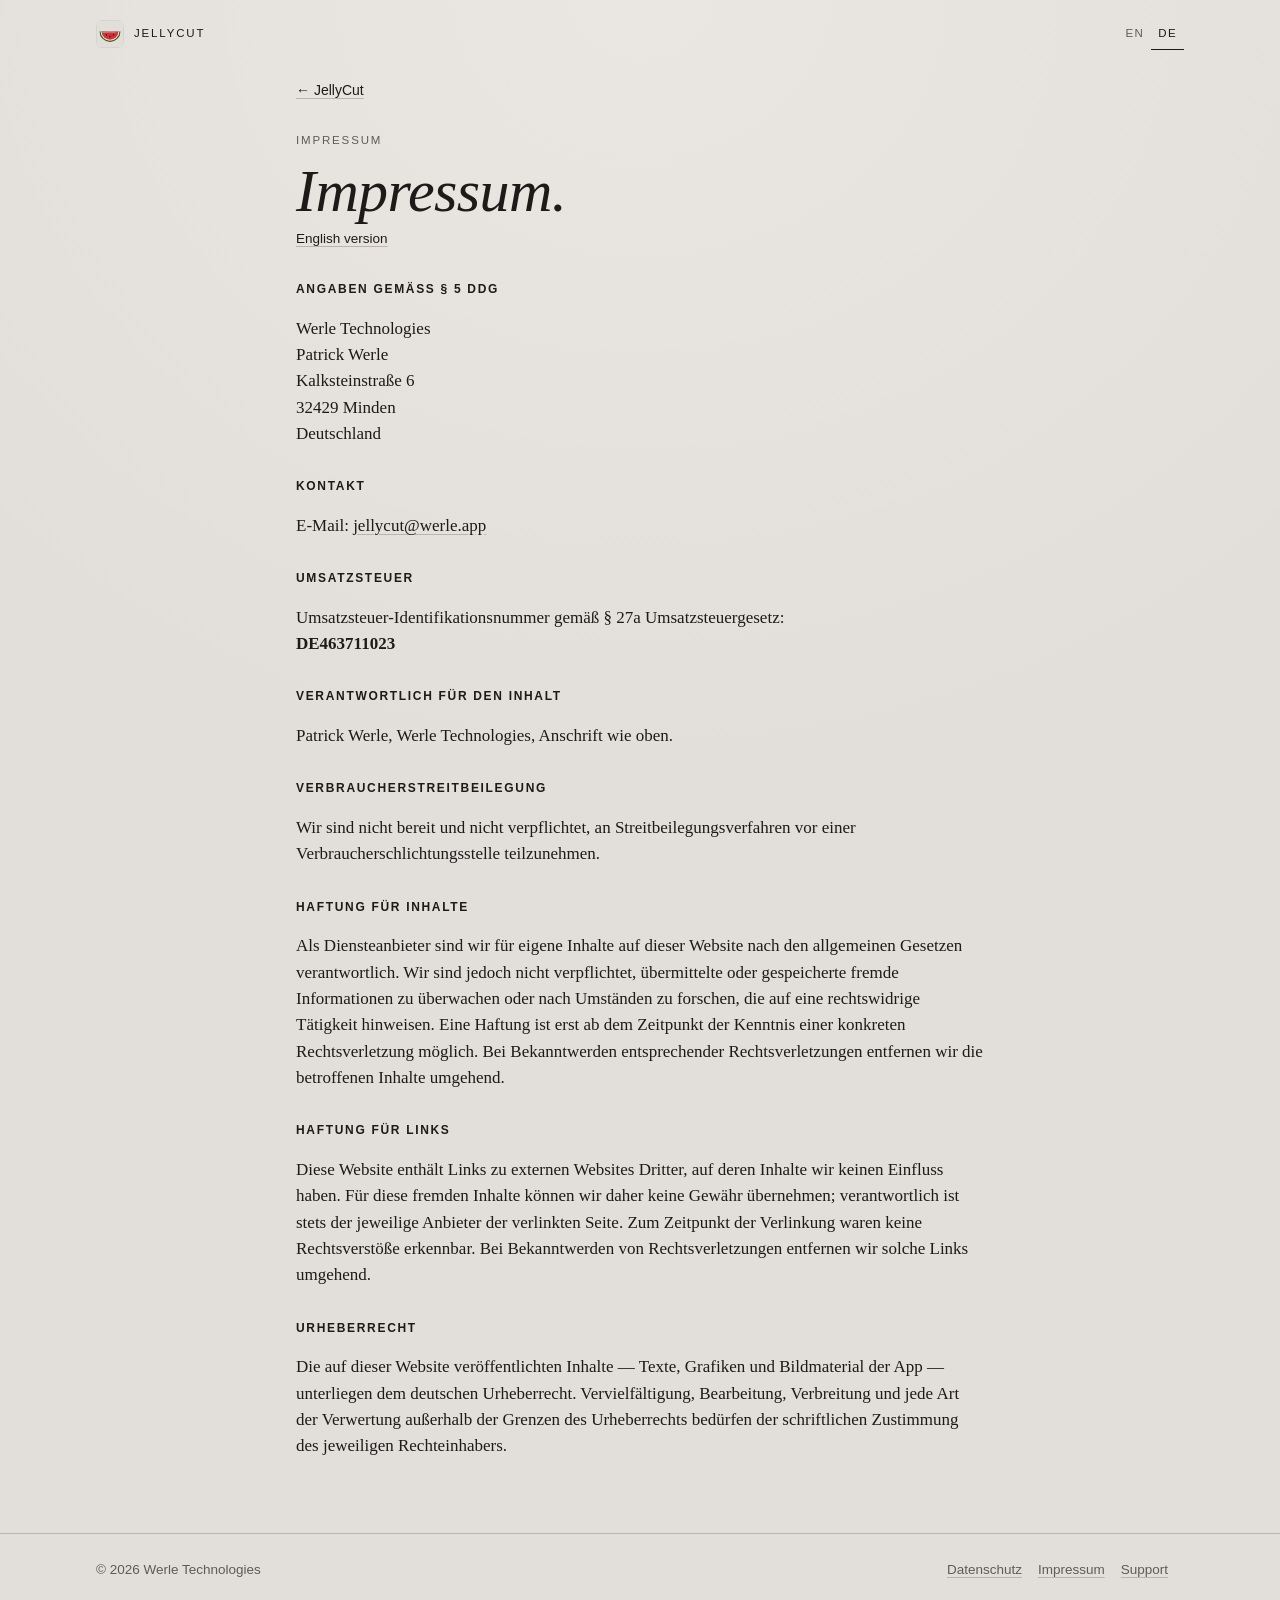
<file: de/impressum.html>
<!DOCTYPE html>
<html lang="de">
<head>
<meta charset="utf-8">
<meta name="viewport" content="width=device-width, initial-scale=1">
<title>JellyCut — Impressum</title>
<meta name="robots" content="noindex">
<meta name="theme-color" content="#E2DFDA">
<link rel="canonical" href="https://jellycut.werle.app/de/impressum.html">
<link rel="alternate" hreflang="de" href="https://jellycut.werle.app/de/impressum.html">
<link rel="alternate" hreflang="en" href="https://jellycut.werle.app/impressum.html">
<link rel="icon" href="../assets/icon.svg" type="image/svg+xml">
<link rel="stylesheet" href="../assets/style.css">
</head>
<body>
<header class="wrap topbar">
  <a class="brand" href="./"><img src="../assets/icon.svg" alt="" width="28" height="28"><span class="label">JellyCut</span></a>
  <nav aria-label="Sprache">
    <ul class="langs">
      <li><a href="../impressum.html" lang="en" hreflang="en">EN</a></li>
      <li><a href="impressum.html" lang="de" aria-current="page">DE</a></li>
    </ul>
  </nav>
</header>

<main class="doc" id="main">
  <a class="doc-back" href="./">← JellyCut</a>
  <p class="label" style="margin-top:28px">Impressum</p>
  <h1>Impressum.</h1>
  <p class="stand"><a href="../impressum.html" hreflang="en" lang="en">English version</a></p>

  <h3>Angaben gemäß § 5 DDG</h3>
  <p>
    Werle Technologies<br>
    Patrick Werle<br>
    Kalksteinstraße 6<br>
    32429 Minden<br>
    Deutschland
  </p>

  <h3>Kontakt</h3>
  <p>E-Mail: <a href="mailto:jellycut@werle.app">jellycut@werle.app</a></p>

  <h3>Umsatzsteuer</h3>
  <p>Umsatzsteuer-Identifikationsnummer gemäß § 27a Umsatzsteuergesetz:<br>
  <strong>DE463711023</strong></p>

  <h3>Verantwortlich für den Inhalt</h3>
  <p>Patrick Werle, Werle Technologies, Anschrift wie oben.</p>

  <h3>Verbraucherstreitbeilegung</h3>
  <p>Wir sind nicht bereit und nicht verpflichtet, an Streitbeilegungsverfahren vor einer
  Verbraucherschlichtungsstelle teilzunehmen.</p>

  <h3>Haftung für Inhalte</h3>
  <p>Als Diensteanbieter sind wir für eigene Inhalte auf dieser Website nach den allgemeinen
  Gesetzen verantwortlich. Wir sind jedoch nicht verpflichtet, übermittelte oder gespeicherte
  fremde Informationen zu überwachen oder nach Umständen zu forschen, die auf eine rechtswidrige
  Tätigkeit hinweisen. Eine Haftung ist erst ab dem Zeitpunkt der Kenntnis einer konkreten
  Rechtsverletzung möglich. Bei Bekanntwerden entsprechender Rechtsverletzungen entfernen wir die
  betroffenen Inhalte umgehend.</p>

  <h3>Haftung für Links</h3>
  <p>Diese Website enthält Links zu externen Websites Dritter, auf deren Inhalte wir keinen
  Einfluss haben. Für diese fremden Inhalte können wir daher keine Gewähr übernehmen;
  verantwortlich ist stets der jeweilige Anbieter der verlinkten Seite. Zum Zeitpunkt der
  Verlinkung waren keine Rechtsverstöße erkennbar. Bei Bekanntwerden von Rechtsverletzungen
  entfernen wir solche Links umgehend.</p>

  <h3>Urheberrecht</h3>
  <p>Die auf dieser Website veröffentlichten Inhalte — Texte, Grafiken und Bildmaterial der App —
  unterliegen dem deutschen Urheberrecht. Vervielfältigung, Bearbeitung, Verbreitung und jede Art
  der Verwertung außerhalb der Grenzen des Urheberrechts bedürfen der schriftlichen Zustimmung des
  jeweiligen Rechteinhabers.</p>
</main>

<footer class="footer">
  <div class="wrap row">
    <span>© 2026 Werle Technologies</span>
    <nav aria-label="Rechtliches"><a href="datenschutz.html">Datenschutz</a><a href="impressum.html" aria-current="page">Impressum</a><a href="./#support">Support</a></nav>
  </div>
</footer>
</body>
</html>
</file>
<file: assets/style.css>
/* JellyCut — support & legal site. Static, no external requests. */

:root {
  --stage: #E2DFDA;
  --stage-hi: #EAE7E2;
  --ink: #1C1B19;
  --muted: #5F5B55;        /* #6D6962 from the app fails 4.5:1 on the stage; this passes (5.1:1) */
  --rule: #B9B4AC;
  --rule-soft: #CFCBC4;
  --accent: #9E1B2B;
  --panel: rgba(255, 255, 255, 0.22);

  --serif: "New York", "Iowan Old Style", "Palatino Linotype", Palatino, Georgia, "Times New Roman", serif;
  --sans: -apple-system, BlinkMacSystemFont, "SF Pro Text", "Helvetica Neue", "Segoe UI", Roboto, Arial, sans-serif;
  --mono: ui-monospace, "SF Mono", Menlo, Consolas, monospace;

  --gutter: 16px;
  --max: 1120px;
  color-scheme: light;
}

:lang(zh) { --serif: "Songti SC", "STSong", "Noto Serif CJK SC", "Source Han Serif SC", serif; --sans: -apple-system, "PingFang SC", "Hiragino Sans GB", "Noto Sans CJK SC", "Microsoft YaHei", sans-serif; }
:lang(ja) { --serif: "Hiragino Mincho ProN", "Yu Mincho", "Noto Serif CJK JP", serif; --sans: -apple-system, "Hiragino Sans", "Hiragino Kaku Gothic ProN", "Noto Sans CJK JP", "Yu Gothic", sans-serif; }
:lang(ko) { --serif: "AppleMyungjo", "Nanum Myeongjo", "Noto Serif CJK KR", serif; --sans: -apple-system, "Apple SD Gothic Neo", "Noto Sans CJK KR", "Malgun Gothic", sans-serif; }
:lang(ar) { --serif: "Geeza Pro", "Noto Naskh Arabic", "Traditional Arabic", serif; --sans: -apple-system, "Geeza Pro", "Noto Sans Arabic", Tahoma, sans-serif; }

*, *::before, *::after { box-sizing: border-box; }

html { -webkit-text-size-adjust: 100%; text-size-adjust: 100%; }

body {
  margin: 0;
  background: var(--stage);
  background-image: radial-gradient(120% 80% at 50% 0%, var(--stage-hi) 0%, var(--stage) 60%);
  color: var(--ink);
  font-family: var(--serif);
  font-size: 18px;
  line-height: 1.55;
  overflow-x: hidden;
}

a { color: var(--ink); text-decoration-color: var(--rule); text-underline-offset: 3px; }
a:hover { text-decoration-color: var(--accent); color: var(--accent); }
:focus-visible { outline: 2px solid var(--accent); outline-offset: 3px; border-radius: 2px; }

.skip { position: absolute; inset-inline-start: -999px; top: 8px; background: var(--ink); color: var(--stage); padding: 8px 12px; z-index: 10; }
.skip:focus { inset-inline-start: 8px; }

.wrap { max-width: var(--max); margin: 0 auto; padding: 0 var(--gutter); }

/* Small uppercase tracked labels, the app's secondary voice */
.label {
  font-family: var(--sans);
  font-size: 11.5px;
  font-weight: 500;
  letter-spacing: 0.16em;
  text-transform: uppercase;
  color: var(--muted);
}
:lang(zh) .label, :lang(ja) .label, :lang(ko) .label, :lang(ar) .label { letter-spacing: 0.04em; font-size: 12.5px; text-transform: none; }
:lang(ar) .label { font-size: 13.5px; letter-spacing: 0; }
:lang(zh) .specimen-caption, :lang(ja) .specimen-caption, :lang(ko) .specimen-caption, :lang(ar) .specimen-caption { font-style: normal; }

/* ---------- Top bar ---------- */
.topbar {
  display: flex; align-items: center; justify-content: space-between; gap: 12px;
  flex-wrap: wrap;
  padding-top: 18px; padding-bottom: 18px;
}
.brand { display: inline-flex; align-items: center; gap: 10px; text-decoration: none; color: var(--ink); }
.brand img { width: 28px; height: 28px; border-radius: 7px; display: block; }
.brand .label { color: var(--ink); }

.langs { display: flex; flex-wrap: wrap; gap: 2px 0; margin: 0; padding: 0; list-style: none; }
.langs a {
  display: inline-block; padding: 6px 7px;
  font-family: var(--sans); font-size: 11.5px; letter-spacing: 0.12em; text-transform: uppercase;
  color: var(--muted); text-decoration: none; border-bottom: 1px solid transparent;
}
.langs a:hover { color: var(--ink); }
.langs a[aria-current="page"] { color: var(--ink); border-bottom-color: var(--ink); }

/* ---------- Hero ---------- */
.hero {
  display: grid;
  grid-template-columns: 1fr;
  gap: 8px;
  padding-top: 16px;
  padding-bottom: 40px;
}
.hero-title .label { margin: 0 0 14px; }
.hero-title, .hero-copy { min-width: 0; }
.display {
  font-family: var(--serif);
  font-style: italic;
  font-weight: 400;
  font-size: clamp(44px, 13vw, 100px);
  line-height: 0.92;
  letter-spacing: -0.02em;
  margin: 0;
}
.display .l1, .display .l2 { display: block; }
.display .l2 { padding-inline-start: 0.42em; }
:lang(zh) .display, :lang(ja) .display, :lang(ko) .display, :lang(ar) .display { font-style: normal; letter-spacing: 0; line-height: 1.12; font-size: clamp(42px, 12vw, 80px); }
:lang(ar) .display { line-height: 1.35; }

.lede { margin: 18px 0 26px; color: var(--muted); font-size: 19px; line-height: 1.45; max-width: 26em; }
.lede span { display: block; }

.cta {
  display: inline-flex; align-items: center; gap: 12px;
  min-height: 48px; padding: 12px 20px;
  font-family: var(--sans); font-size: 15px; font-weight: 500; letter-spacing: 0.01em;
  border: 1px solid var(--ink); color: var(--ink); background: transparent;
  text-decoration: none; border-radius: 2px;
}
.cta svg { width: 18px; height: 18px; flex: none; }
a.cta { background: var(--ink); color: var(--stage); }
a.cta:hover { background: var(--accent); border-color: var(--accent); color: #fff; }
.store-badge { display: inline-block; line-height: 0; border: 0; }
.store-badge img { display: block; height: 48px; width: auto; }
.cta-note { display: block; margin-top: 10px; font-family: var(--sans); font-size: 13px; color: var(--muted); }

/* The jelly specimen */
.specimen { position: relative; margin: 28px auto 8px; width: min(100%, 460px); }
.specimen button {
  display: block; width: 100%; padding: 0; margin: 0; border: 0; background: none; cursor: pointer;
  -webkit-tap-highlight-color: transparent; touch-action: manipulation;
}
.specimen svg { display: block; width: 100%; height: auto; overflow: visible; }
.jelly { transform-box: fill-box; transform-origin: 50% 100%; }
.is-wobbling .jelly { animation: wobble 1.25s cubic-bezier(.3,.7,.4,1) both; }
.shadow { transform-box: fill-box; transform-origin: 50% 50%; }
.is-wobbling .shadow { animation: shadow 1.25s ease-out both; }
@keyframes wobble {
  0%   { transform: scale(1, 1); }
  12%  { transform: scale(1.09, 0.89) skewX(-2deg); }
  26%  { transform: scale(0.94, 1.07) skewX(1.6deg); }
  40%  { transform: scale(1.05, 0.95) skewX(-1deg); }
  54%  { transform: scale(0.975, 1.03) skewX(0.6deg); }
  68%  { transform: scale(1.015, 0.985); }
  82%  { transform: scale(0.995, 1.006); }
  100% { transform: scale(1, 1); }
}
@keyframes shadow {
  12% { transform: scaleX(1.08); } 26% { transform: scaleX(0.95); } 40% { transform: scaleX(1.03); } 100% { transform: scaleX(1); }
}
.specimen-caption { margin: 6px 0 0; text-align: center; font-style: italic; color: var(--muted); font-size: 15px; }
.specimen-caption .label { font-style: normal; margin-inline-end: 8px; }

/* At-a-glance panel, like the app's side panel */
.panel {
  border: 1px solid var(--rule);
  background: var(--panel);
  padding: 18px 20px 8px;
  align-self: start;
}
.panel-head { display: flex; justify-content: space-between; align-items: baseline; padding-bottom: 12px; border-bottom: 1px solid var(--rule); }
.panel-head em { color: var(--muted); font-size: 15px; }
.facts { margin: 0; padding: 0; }
.facts div { display: flex; justify-content: space-between; align-items: baseline; gap: 16px; padding: 11px 0; border-bottom: 1px solid var(--rule-soft); }
.facts div:last-child { border-bottom: 0; }
.facts dt { margin: 0; }
.facts dd { margin: 0; font-style: italic; text-align: end; }
:lang(zh) .facts dd, :lang(ja) .facts dd, :lang(ko) .facts dd, :lang(ar) .facts dd { font-style: normal; }

@media (min-width: 900px) {
  .hero {
    grid-template-columns: minmax(0, 1fr) minmax(0, 1.2fr) minmax(250px, 0.78fr);
    grid-template-areas: "title title panel" "copy fruit panel";
    gap: 8px 32px; padding-top: 36px; padding-bottom: 72px; align-items: start;
  }
  .hero-title { grid-area: title; }
  .hero-copy { grid-area: copy; }
  .specimen { grid-area: fruit; margin: 36px 0 0; width: 100%; }
  .panel { grid-area: panel; margin-top: 30px; }
}

/* ---------- Sections ---------- */
.section { padding: 56px 0; border-top: 1px solid var(--rule); }
.section-head { display: flex; align-items: baseline; justify-content: space-between; gap: 16px; margin-bottom: 26px; flex-wrap: wrap; }
.section-head h2 { margin: 0; }
h2 {
  font-family: var(--serif); font-style: italic; font-weight: 400;
  font-size: clamp(32px, 7vw, 46px); line-height: 1.05; letter-spacing: -0.01em;
}
:lang(zh) h2, :lang(ja) h2, :lang(ko) h2, :lang(ar) h2 { font-style: normal; letter-spacing: 0; line-height: 1.25; }

.steps { display: grid; grid-template-columns: 1fr; gap: 0; margin: 0; padding: 0; list-style: none; }
.steps li { padding: 20px 0; border-top: 1px solid var(--rule-soft); display: grid; grid-template-columns: 48px 1fr; gap: 4px 12px; }
.steps li:first-child { border-top: 0; padding-top: 0; }
.steps .num { font-family: var(--mono); font-size: 13px; color: var(--muted); padding-top: 8px; }
.steps h3 { margin: 0; font-style: italic; font-weight: 400; font-size: 28px; line-height: 1.2; }
:lang(zh) .steps h3, :lang(ja) .steps h3, :lang(ko) .steps h3, :lang(ar) .steps h3 { font-style: normal; }
.steps p { grid-column: 2; margin: 4px 0 0; color: var(--muted); max-width: 30em; }
@media (min-width: 760px) {
  .steps { grid-template-columns: repeat(3, 1fr); gap: 32px; }
  .steps li { border-top: 0; padding: 0; grid-template-columns: 1fr; border-inline-start: 1px solid var(--rule-soft); padding-inline-start: 20px; }
  .steps li:first-child { border-inline-start: 0; padding-inline-start: 0; }
  .steps p { grid-column: 1; }
}

.fruits { display: grid; grid-template-columns: repeat(3, 1fr); gap: 14px; margin: 0; padding: 0; list-style: none; }
@media (min-width: 640px) { .fruits { grid-template-columns: repeat(6, 1fr); } }
.fruits li { border: 1px solid var(--rule); padding: 8px 8px 6px; background: var(--panel); }
.swatch { display: block; height: 30px; border-radius: 1px; }
.swatch::before { content: ""; display: block; height: 6px; background: var(--top); }
.fruits .name { display: block; margin-top: 6px; font-style: italic; font-size: 16px; }
:lang(zh) .fruits .name, :lang(ja) .fruits .name, :lang(ko) .fruits .name, :lang(ar) .fruits .name { font-style: normal; }
.fruits-note { margin: 18px 0 0; color: var(--muted); font-size: 16px; }

/* Screenshots (hidden until config.showScreenshots) */
.gallery { display: flex; gap: 16px; overflow-x: auto; scroll-snap-type: x mandatory; padding-bottom: 8px; margin: 0; list-style: none; padding-inline: 0; }
.gallery li { flex: 0 0 auto; width: min(62vw, 230px); scroll-snap-align: start; }
.gallery img { display: block; width: 100%; height: auto; aspect-ratio: 1179 / 2556; object-fit: cover; border: 1px solid var(--rule); border-radius: 18px; background: var(--stage-hi); }

/* Price */
.price { display: grid; grid-template-columns: 1fr; gap: 12px 40px; align-items: end; }
.price-figure { font-family: var(--serif); font-style: italic; font-size: clamp(72px, 20vw, 132px); line-height: 0.9; margin: 0; letter-spacing: -0.03em; }
.price-figure small { display: block; font-family: var(--sans); font-style: normal; font-size: 11.5px; letter-spacing: 0.16em; text-transform: uppercase; color: var(--muted); margin-top: 14px; }
.price p { margin: 0 0 10px; max-width: 32em; }
.price .muted { color: var(--muted); }
@media (min-width: 760px) { .price { grid-template-columns: auto 1fr; } }

/* FAQ */
.faq { border-top: 1px solid var(--rule); }
.faq details { border-bottom: 1px solid var(--rule); }
.faq summary {
  list-style: none; cursor: pointer; display: flex; justify-content: space-between; align-items: center; gap: 16px;
  padding: 16px 0; font-size: 20px; min-height: 48px;
}
.faq summary::-webkit-details-marker { display: none; }
.faq summary::after { content: "+"; font-family: var(--sans); font-weight: 300; font-size: 22px; color: var(--muted); flex: none; }
.faq details[open] summary::after { content: "–"; }
.faq .answer { padding: 0 0 18px; color: var(--muted); max-width: 40em; }
.faq .answer p { margin: 0 0 10px; }
.contact { margin-top: 28px; display: grid; gap: 6px; }
.contact .mail { margin: 4px 0 0; }
.contact a { font-size: 22px; font-style: italic; }

/* Footer */
.footer { border-top: 1px solid var(--rule); padding: 26px 0 40px; font-family: var(--sans); font-size: 13.5px; color: var(--muted); }
.footer .row { display: flex; flex-wrap: wrap; gap: 8px 20px; align-items: center; justify-content: space-between; }
.footer nav a { color: var(--muted); margin-inline-end: 16px; }
.footer nav a:hover { color: var(--accent); }

/* ---------- Legal documents ---------- */
.doc { max-width: 720px; margin: 0 auto; padding: 8px var(--gutter) 56px; }
.doc h1 { font-style: italic; font-weight: 400; font-size: clamp(40px, 10vw, 60px); line-height: 1; margin: 10px 0 8px; letter-spacing: -0.01em; }
.doc .stand { font-family: var(--sans); font-size: 13.5px; color: var(--muted); margin: 0 0 28px; }
.doc h2 { font-size: 28px; margin: 40px 0 10px; }
.doc h3 { font-family: var(--sans); font-size: 12px; font-weight: 600; letter-spacing: 0.14em; text-transform: uppercase; color: var(--ink); margin: 30px 0 8px; }
.doc p, .doc li { font-size: 17px; }
.doc ul { padding-inline-start: 20px; }
.doc .summary { border: 1px solid var(--rule); background: var(--panel); padding: 16px 18px; margin: 20px 0; }
.doc .summary p { margin: 0; }
.doc table { width: 100%; border-collapse: collapse; font-family: var(--sans); font-size: 14.5px; margin: 10px 0; }
.doc th, .doc td { text-align: start; vertical-align: top; padding: 9px 10px 9px 0; border-bottom: 1px solid var(--rule-soft); }
.doc th { font-weight: 600; font-size: 11.5px; letter-spacing: 0.12em; text-transform: uppercase; color: var(--muted); border-bottom-color: var(--rule); }
.table-scroll { overflow-x: auto; }
.doc-back { font-family: var(--sans); font-size: 14px; }

@media (prefers-reduced-motion: reduce) {
  .is-wobbling .jelly, .is-wobbling .shadow { animation: none; }
}
.muted { color: var(--muted); }
.doc p.label { font-size: 11.5px; }
:lang(ja) .display { font-size: clamp(34px, 9.4vw, 72px); }
:lang(ja) .display, :lang(zh) .display { line-break: strict; }
/* AppleMyungjo reads poorly at body sizes; keep serif for display only */
:lang(ko) body { font-family: var(--sans); }
:lang(ko) .display, :lang(ko) h2, :lang(ko) h3 { font-family: var(--serif); }
</file>
